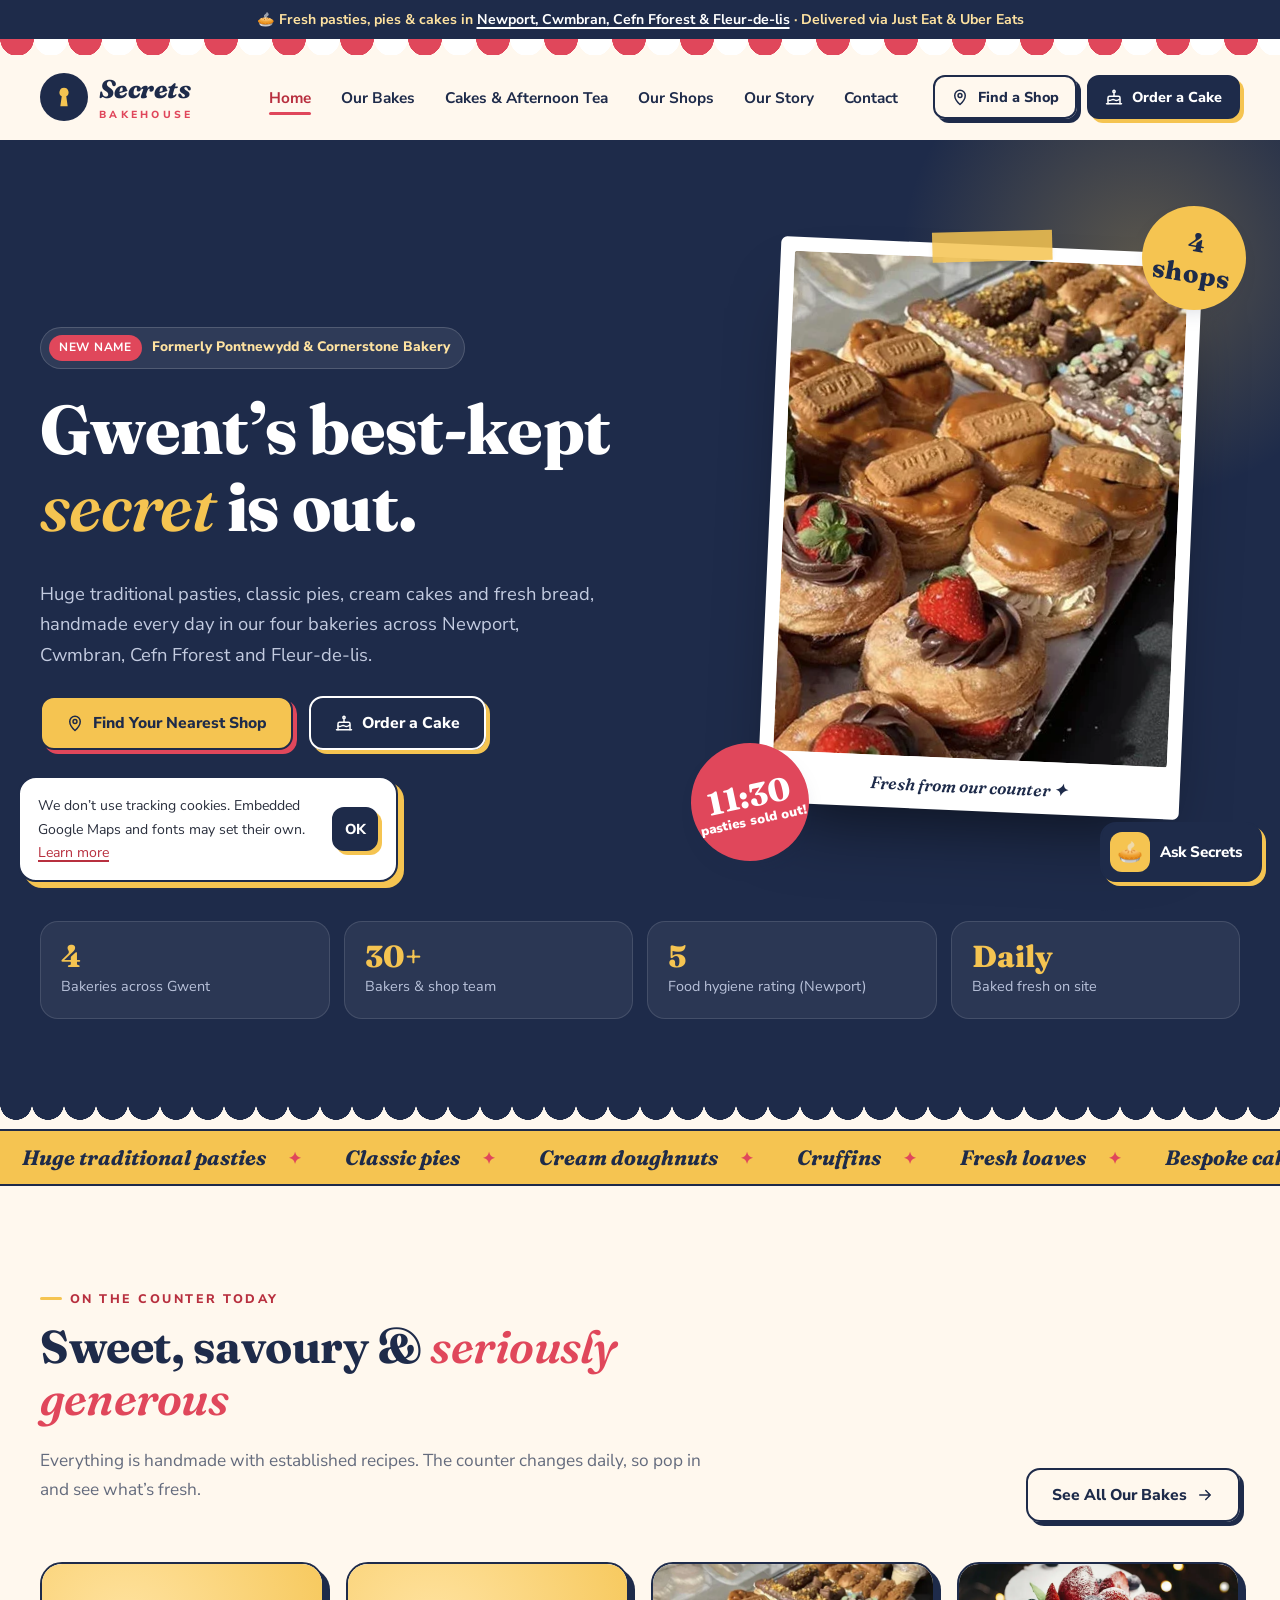
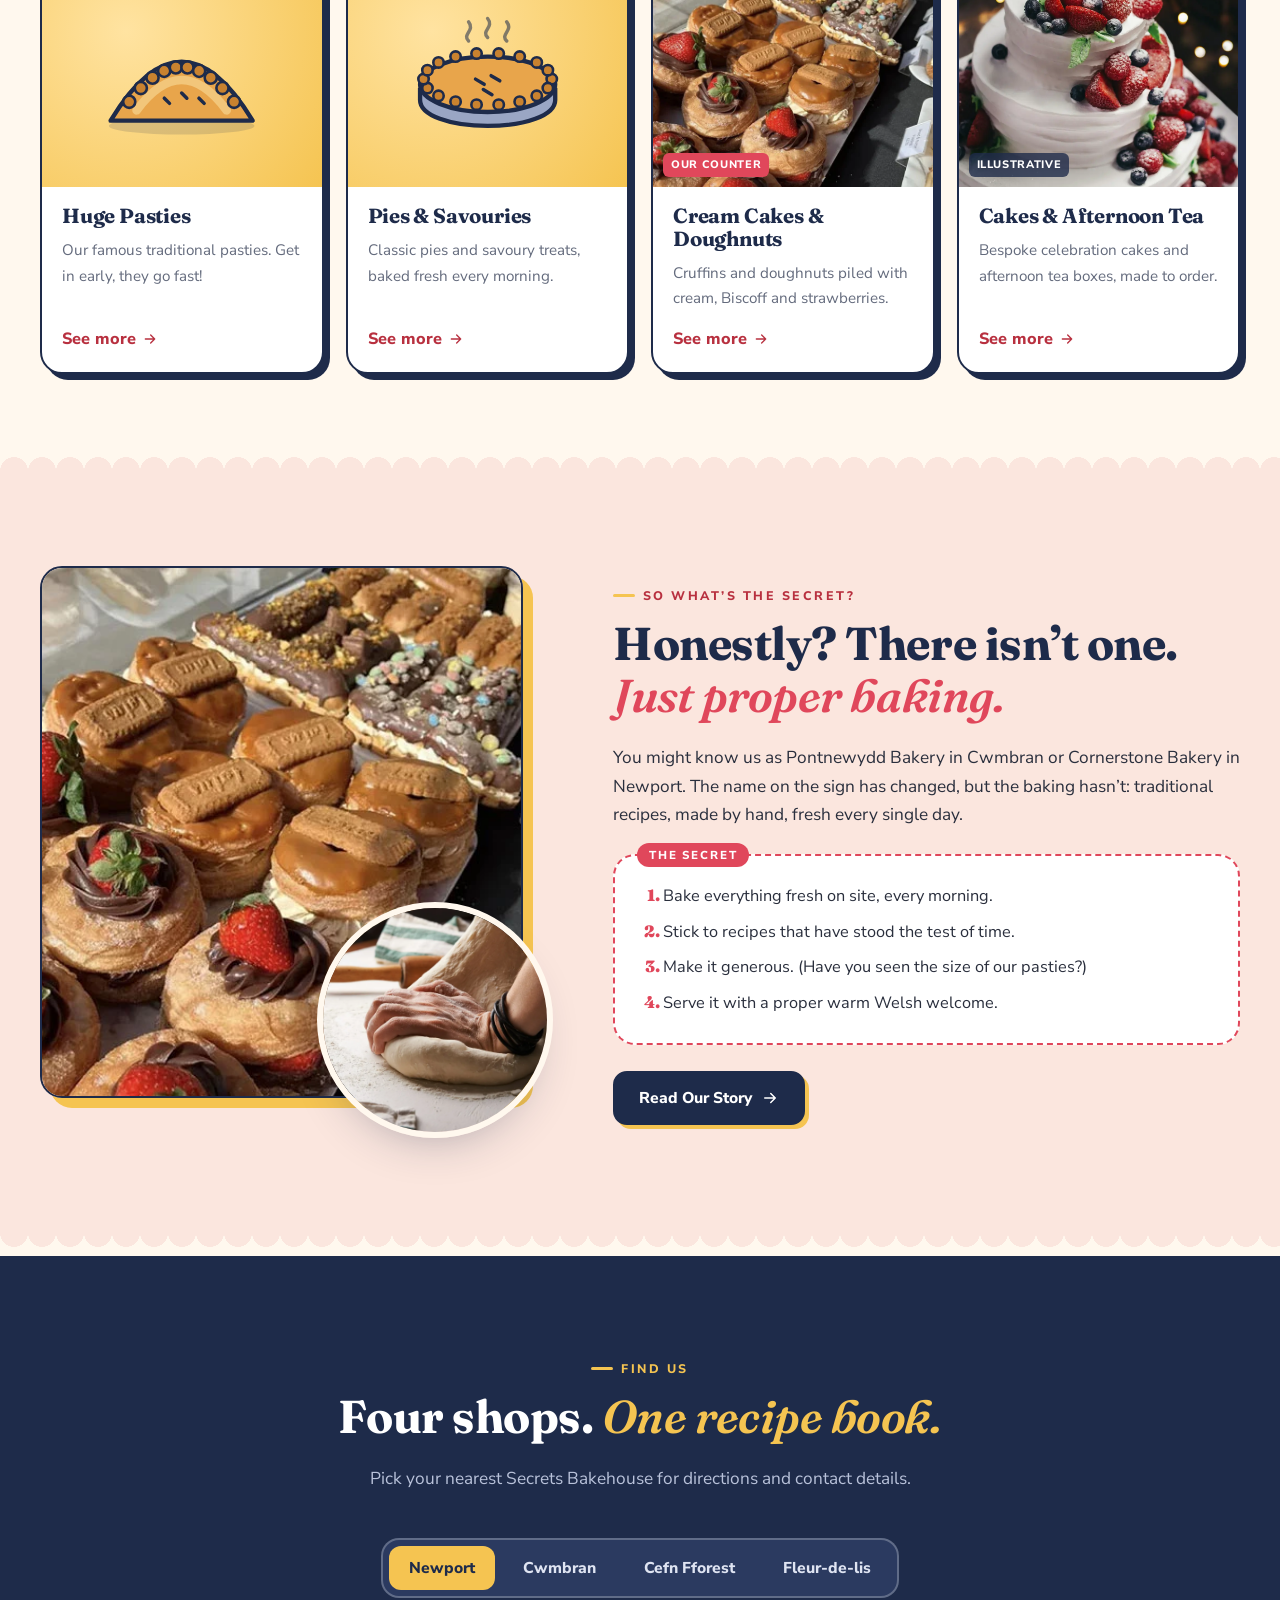
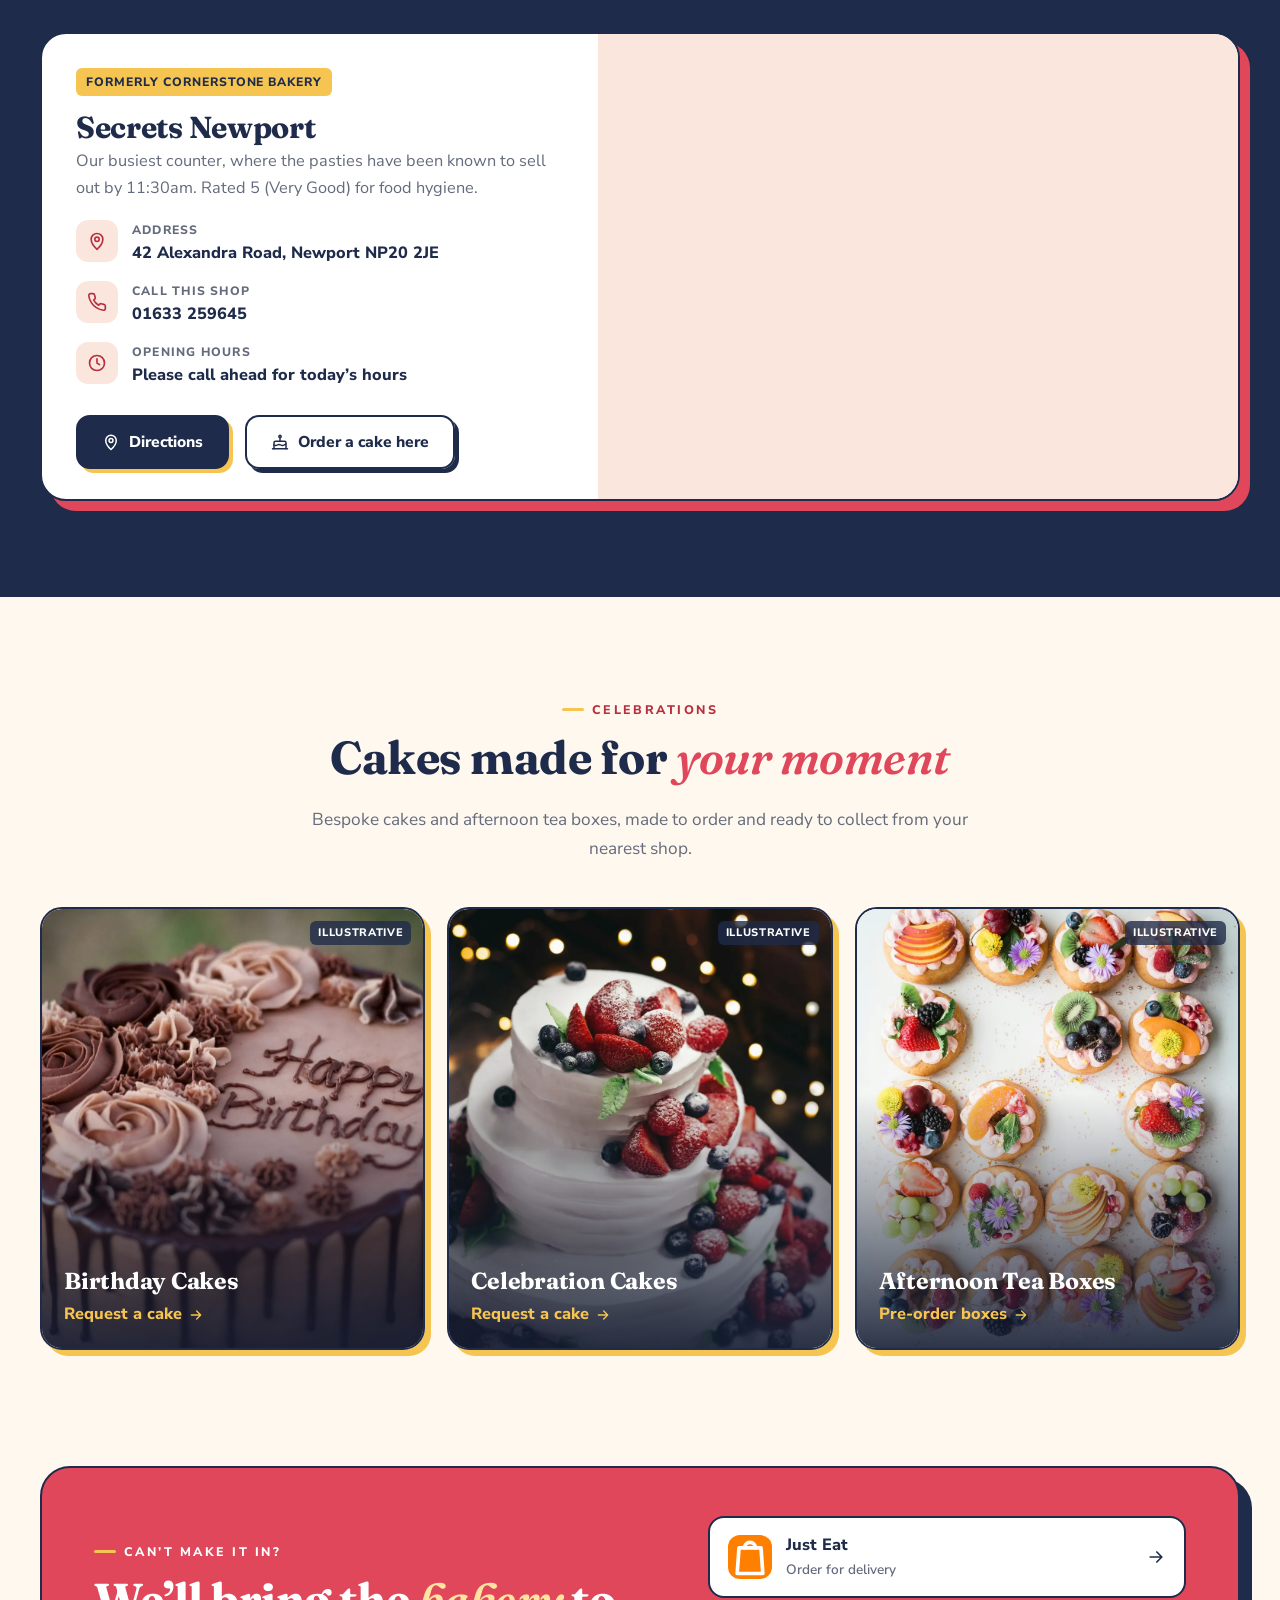
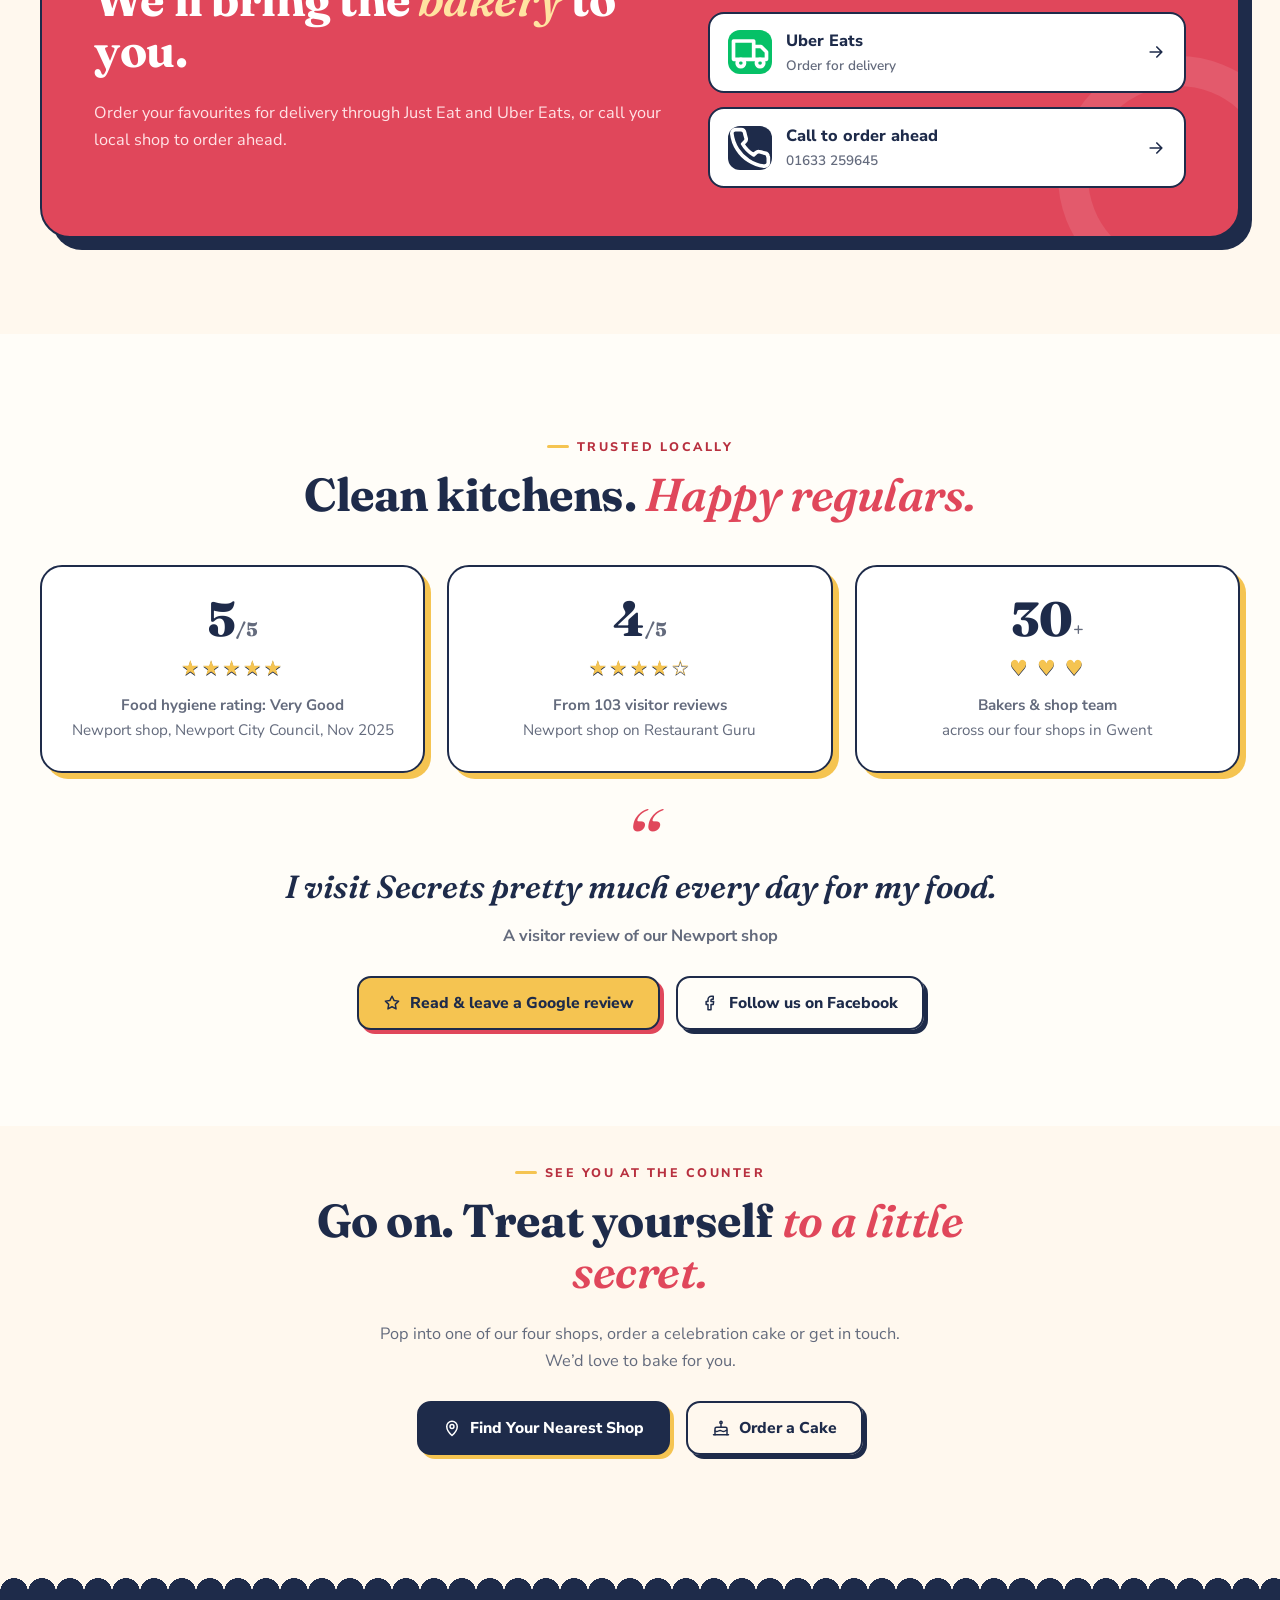
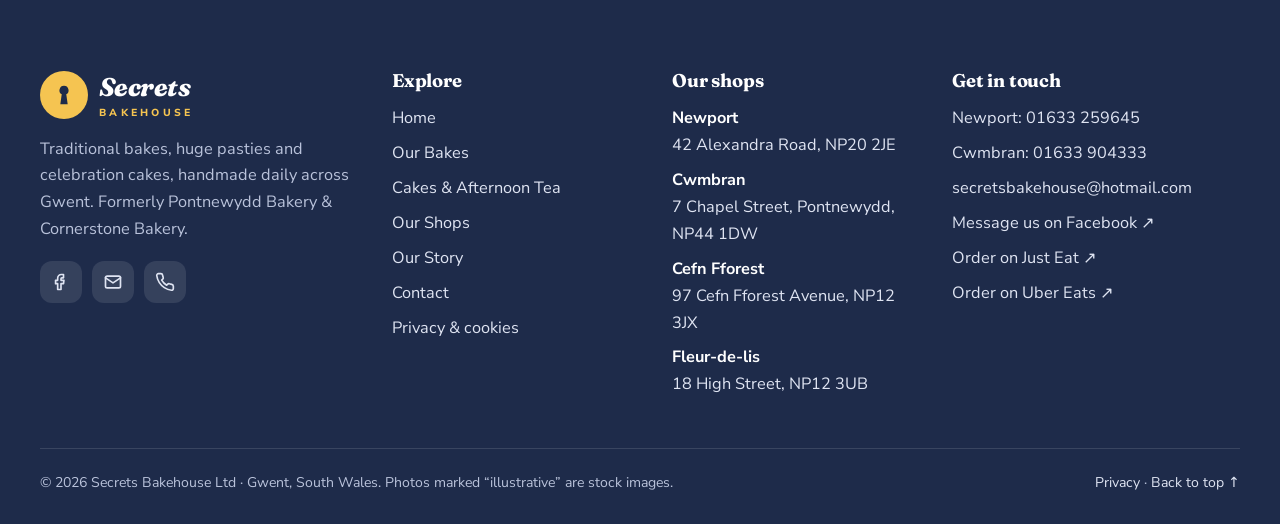
<file: secrets-bakehouse-WEBSITE/index.html>
<!doctype html>
<html lang="en-GB" class="no-js">
<head>
<meta charset="utf-8">
<meta name="viewport" content="width=device-width, initial-scale=1, viewport-fit=cover">
<title>Secrets Bakehouse | Bakery in Newport, Cwmbran, Cefn Fforest &amp; Fleur-de-lis</title>
<meta name="description" content="Secrets Bakehouse (formerly Pontnewydd &amp; Cornerstone Bakery): huge traditional pasties, pies, cream cakes, bread and bespoke cakes, baked fresh daily in 4 shops across Gwent.">
<link rel="canonical" href="https://www.secretsbakehouse.co.uk/">
<meta name="theme-color" content="#1e2b4a">
<meta property="og:type" content="website">
<meta property="og:site_name" content="Secrets Bakehouse">
<meta property="og:title" content="Secrets Bakehouse | Bakery in Newport, Cwmbran, Cefn Fforest &amp; Fleur-de-lis">
<meta property="og:description" content="Secrets Bakehouse (formerly Pontnewydd &amp; Cornerstone Bakery): huge traditional pasties, pies, cream cakes, bread and bespoke cakes, baked fresh daily in 4 shops across Gwent.">
<meta property="og:url" content="https://www.secretsbakehouse.co.uk/">
<meta property="og:image" content="https://www.secretsbakehouse.co.uk/og-image.jpg">
<meta property="og:locale" content="en_GB">
<meta name="twitter:card" content="summary_large_image">
<link rel="icon" href="favicon.png" type="image/png">
<link rel="apple-touch-icon" href="favicon.png">
<link rel="manifest" href="site.webmanifest">
<link rel="preconnect" href="https://fonts.googleapis.com">
<link rel="preconnect" href="https://fonts.gstatic.com" crossorigin>
<link href="https://fonts.googleapis.com/css2?family=Fraunces:ital,opsz,wght@0,9..144,600;0,9..144,700;0,9..144,800;1,9..144,600;1,9..144,800&family=Nunito+Sans:opsz,wght@6..12,400;6..12,600;6..12,700;6..12,800;6..12,900&display=swap" rel="stylesheet">
<link rel="stylesheet" href="styles.css">
<script type="application/ld+json">{"@context": "https://schema.org", "@type": "Bakery", "name": "Secrets Bakehouse", "url": "https://www.secretsbakehouse.co.uk", "telephone": "+441633259645", "email": "secretsbakehouse@hotmail.com", "image": "https://www.secretsbakehouse.co.uk/og-image.jpg", "servesCuisine": ["Bakery", "British", "Welsh"], "priceRange": "£", "alternateName": ["Pontnewydd Bakery", "Cornerstone Bakery"], "address": {"@type": "PostalAddress", "streetAddress": "42 Alexandra Road", "addressLocality": "Newport", "postalCode": "NP20 2JE", "addressRegion": "Gwent", "addressCountry": "GB"}, "areaServed": ["Newport", "Cwmbran", "Cefn Fforest", "Fleur-de-lis", "Blackwood", "Gwent"], "department": [{"@type": "Bakery", "name": "Secrets Bakehouse Cwmbran", "address": {"@type": "PostalAddress", "streetAddress": "7 Chapel Street, Pontnewydd", "addressLocality": "Cwmbran", "postalCode": "NP44 1DW", "addressCountry": "GB"}, "telephone": "+441633904333"}, {"@type": "Bakery", "name": "Secrets Bakehouse Cefn Fforest", "address": {"@type": "PostalAddress", "streetAddress": "97 Cefn Fforest Avenue", "addressLocality": "Cefn Fforest, Blackwood", "postalCode": "NP12 3JX", "addressCountry": "GB"}}, {"@type": "Bakery", "name": "Secrets Bakehouse Fleur-de-lis", "address": {"@type": "PostalAddress", "streetAddress": "18 High Street", "addressLocality": "Fleur-de-lis", "postalCode": "NP12 3UB", "addressCountry": "GB"}}], "sameAs": ["https://www.facebook.com/p/Secrets-Bakehouse-100084526566130/"]}</script>
<script defer src="site-config.js"></script>
<script defer src="main.js"></script>
<script defer src="chatbot.js"></script>
</head>
<body>
<a class="skip" href="#main">Skip to content</a>
<div class="announce">🥧 Fresh pasties, pies &amp; cakes in <a href="shops.html">Newport, Cwmbran, Cefn Fforest &amp; Fleur-de-lis</a> · Delivered via Just Eat &amp; Uber Eats</div>
<header class="hdr">
  <div class="awning" aria-hidden="true"></div>
  <div class="wrap hdr-in">
    <a class="logo" href="index.html" aria-label="Secrets Bakehouse home"><span class="mark"><svg viewBox="0 0 24 24" aria-hidden="true"><path fill="currentColor" d="M12 3.5a4.2 4.2 0 0 0-2.1 7.84L8.6 20.5h6.8l-1.3-9.16A4.2 4.2 0 0 0 12 3.5z"/></svg></span><span class="wm"><b>Secrets</b><small>Bakehouse</small></span></a>
    <nav class="nav" id="nav" aria-label="Main"><ul><li><a href="index.html" aria-current="page">Home</a></li><li><a href="menu.html">Our Bakes</a></li><li><a href="cakes.html">Cakes & Afternoon Tea</a></li><li><a href="shops.html">Our Shops</a></li><li><a href="about.html">Our Story</a></li><li><a href="contact.html">Contact</a></li>
      <li class="m-only"><a class="btn btn-block" href="cakes.html#cake-form"><svg viewBox="0 0 24 24" fill="none" stroke="currentColor" stroke-width="2" stroke-linecap="round" stroke-linejoin="round" aria-hidden="true"><path d="M4 21v-8a2 2 0 0 1 2-2h12a2 2 0 0 1 2 2v8"/><path d="M4 16c1.5 1 3 1 4.5 0s3-1 4.5 0 3 1 4.5 0 2-1 2-1M2 21h20M12 7v4M12 3a1.5 1.5 0 0 1 0 3 1.5 1.5 0 0 1 0-3z"/></svg> Order a Cake</a></li>
      <li class="m-only"><a href="tel:+441633259645"><svg viewBox="0 0 24 24" fill="none" stroke="currentColor" stroke-width="2" stroke-linecap="round" stroke-linejoin="round" aria-hidden="true"><path d="M22 16.9v3a2 2 0 0 1-2.2 2 19.8 19.8 0 0 1-8.6-3.1 19.5 19.5 0 0 1-6-6A19.8 19.8 0 0 1 2.1 4.2 2 2 0 0 1 4.1 2h3a2 2 0 0 1 2 1.7c.1.9.4 1.8.7 2.7a2 2 0 0 1-.5 2.1L8 9.8a16 16 0 0 0 6 6l1.3-1.3a2 2 0 0 1 2.1-.4c.9.3 1.8.6 2.7.7a2 2 0 0 1 1.7 2z"/></svg> 01633 259645</a></li></ul></nav>
    <div class="hdr-cta">
      <a class="btn btn-line btn-sm" href="shops.html"><svg viewBox="0 0 24 24" fill="none" stroke="currentColor" stroke-width="2" stroke-linecap="round" stroke-linejoin="round" aria-hidden="true"><path d="M12 22s7-6.2 7-12a7 7 0 0 0-14 0c0 5.8 7 12 7 12z"/><circle cx="12" cy="10" r="2.6"/></svg> Find a Shop</a>
      <a class="btn btn-sm" href="cakes.html#cake-form"><svg viewBox="0 0 24 24" fill="none" stroke="currentColor" stroke-width="2" stroke-linecap="round" stroke-linejoin="round" aria-hidden="true"><path d="M4 21v-8a2 2 0 0 1 2-2h12a2 2 0 0 1 2 2v8"/><path d="M4 16c1.5 1 3 1 4.5 0s3-1 4.5 0 3 1 4.5 0 2-1 2-1M2 21h20M12 7v4M12 3a1.5 1.5 0 0 1 0 3 1.5 1.5 0 0 1 0-3z"/></svg> Order a Cake</a>
      <button class="burger" aria-label="Open menu" aria-expanded="false" aria-controls="nav"><span></span><span></span><span></span></button>
    </div>
  </div>
</header>
<main id="main">

<section class="hero">
  <div class="blob" aria-hidden="true"></div>
  <div class="wrap">
    <div class="hero-in">
      <div class="load">
        <span class="tagline"><b>NEW NAME</b> Formerly Pontnewydd &amp; Cornerstone Bakery</span>
        <h1>Gwent’s best-kept <em>secret</em> is out.</h1>
        <p class="lead">Huge traditional pasties, classic pies, cream cakes and fresh bread, handmade every day in our four bakeries across Newport, Cwmbran, Cefn Fforest and Fleur-de-lis.</p>
        <div class="btn-row"><a class="btn btn-butter" href="shops.html"><svg viewBox="0 0 24 24" fill="none" stroke="currentColor" stroke-width="2" stroke-linecap="round" stroke-linejoin="round" aria-hidden="true"><path d="M12 22s7-6.2 7-12a7 7 0 0 0-14 0c0 5.8 7 12 7 12z"/><circle cx="12" cy="10" r="2.6"/></svg> Find Your Nearest Shop</a><a class="btn btn-ghost" href="cakes.html#cake-form"><svg viewBox="0 0 24 24" fill="none" stroke="currentColor" stroke-width="2" stroke-linecap="round" stroke-linejoin="round" aria-hidden="true"><path d="M4 21v-8a2 2 0 0 1 2-2h12a2 2 0 0 1 2 2v8"/><path d="M4 16c1.5 1 3 1 4.5 0s3-1 4.5 0 3 1 4.5 0 2-1 2-1M2 21h20M12 7v4M12 3a1.5 1.5 0 0 1 0 3 1.5 1.5 0 0 1 0-3z"/></svg> Order a Cake</a></div>
      </div>
      <div class="hero-photo load">
        <figure class="polaroid"><img src="secrets-counter.webp" alt="Cream-filled cruffins topped with Biscoff and strawberries on the Secrets Bakehouse counter" width="600" height="500" fetchpriority="high"><figcaption>Fresh from our counter ✦</figcaption></figure>
        <div class="sticker s1"><span><b>11:30</b>pasties sold out!</span></div>
        <div class="sticker s2"><span><span>4</span>shops</span></div>
      </div>
    </div>
    <div class="facts rv">
      <div class="fact"><b>4</b><span>Bakeries across Gwent</span></div>
      <div class="fact"><b>30+</b><span>Bakers &amp; shop team</span></div>
      <div class="fact"><b>5</b><span>Food hygiene rating (Newport)</span></div>
      <div class="fact"><b>Daily</b><span>Baked fresh on site</span></div>
    </div>
  </div>
</section>
<div class="marquee" aria-hidden="true"><div class="track"><span>Huge traditional pasties</span><span>Classic pies</span><span>Cream doughnuts</span><span>Cruffins</span><span>Fresh loaves</span><span>Bespoke cakes</span><span>Afternoon tea boxes</span><span>Sweet &amp; savoury treats</span><span>Huge traditional pasties</span><span>Classic pies</span><span>Cream doughnuts</span><span>Cruffins</span><span>Fresh loaves</span><span>Bespoke cakes</span><span>Afternoon tea boxes</span><span>Sweet &amp; savoury treats</span></div></div>

<section class="sec">
  <div class="wrap">
    <div class="head-row rv"><div class="head"><span class="eyebrow">On the counter today</span><h2>Sweet, savoury &amp; <em>seriously generous</em></h2><p>Everything is handmade with established recipes. The counter changes daily, so pop in and see what’s fresh.</p></div><a class="btn btn-line" href="menu.html">See All Our Bakes <svg class="arr" viewBox="0 0 24 24" fill="none" stroke="currentColor" stroke-width="2" stroke-linecap="round" stroke-linejoin="round" aria-hidden="true"><path d="M5 12h14M13 6l6 6-6 6"/></svg></a></div>
    <div class="counter"><a class="ccard rv d1" href="menu.html?cat=savoury"><div class="ph"><div class="illo"><svg viewBox="0 0 200 140" role="img" aria-label="Illustration of a traditional pasty"><ellipse cx="100" cy="128" rx="84" ry="10" fill="#1e2b4a" opacity=".15"/><path d="M18 122 Q100 -14 182 122 Z" fill="#e8a54b" stroke="#1e2b4a" stroke-width="5" stroke-linejoin="round"/><path d="M48 110 Q100 40 152 110" fill="none" stroke="#f6cf86" stroke-width="10" stroke-linecap="round" opacity=".8"/><circle cx="39.5" cy="100.2" r="7" fill="#c9822f" stroke="#1e2b4a" stroke-width="3"/><circle cx="52.9" cy="84.3" r="7" fill="#c9822f" stroke="#1e2b4a" stroke-width="3"/><circle cx="66.4" cy="72.4" r="7" fill="#c9822f" stroke="#1e2b4a" stroke-width="3"/><circle cx="79.8" cy="64.5" r="7" fill="#c9822f" stroke="#1e2b4a" stroke-width="3"/><circle cx="93.3" cy="60.5" r="7" fill="#c9822f" stroke="#1e2b4a" stroke-width="3"/><circle cx="106.7" cy="60.5" r="7" fill="#c9822f" stroke="#1e2b4a" stroke-width="3"/><circle cx="120.2" cy="64.5" r="7" fill="#c9822f" stroke="#1e2b4a" stroke-width="3"/><circle cx="133.6" cy="72.4" r="7" fill="#c9822f" stroke="#1e2b4a" stroke-width="3"/><circle cx="147.1" cy="84.3" r="7" fill="#c9822f" stroke="#1e2b4a" stroke-width="3"/><circle cx="160.5" cy="100.2" r="7" fill="#c9822f" stroke="#1e2b4a" stroke-width="3"/><path d="M80 96l6 6M100 90l6 6M120 96l6 6" stroke="#1e2b4a" stroke-width="4" stroke-linecap="round"/></svg></div></div><div class="bd"><h3>Huge Pasties</h3><p>Our famous traditional pasties. Get in early, they go fast!</p><span class="go">See more <svg viewBox="0 0 24 24" fill="none" stroke="currentColor" stroke-width="2" stroke-linecap="round" stroke-linejoin="round" aria-hidden="true"><path d="M5 12h14M13 6l6 6-6 6"/></svg></span></div></a><a class="ccard rv d2" href="menu.html?cat=savoury"><div class="ph"><div class="illo"><svg viewBox="0 0 200 140" role="img" aria-label="Illustration of a classic pie"><g class="steam" fill="none" stroke="#1e2b4a" stroke-width="4" stroke-linecap="round" opacity=".55"><path d="M78 30c-8-8 8-12 0-22"/><path d="M100 26c-8-8 8-12 0-22"/><path d="M122 30c-8-8 8-12 0-22"/></g><path d="M22 84v14c0 18 35 30 78 30s78-12 78-30V84" fill="#9aa6c4" stroke="#1e2b4a" stroke-width="5"/><ellipse cx="100" cy="80" rx="78" ry="32" fill="#e8a54b" stroke="#1e2b4a" stroke-width="5"/><circle cx="174.0" cy="74.0" r="6" fill="#c9822f" stroke="#1e2b4a" stroke-width="3"/><circle cx="169.5" cy="84.3" r="6" fill="#c9822f" stroke="#1e2b4a" stroke-width="3"/><circle cx="156.7" cy="93.3" r="6" fill="#c9822f" stroke="#1e2b4a" stroke-width="3"/><circle cx="137.0" cy="100.0" r="6" fill="#c9822f" stroke="#1e2b4a" stroke-width="3"/><circle cx="112.8" cy="103.5" r="6" fill="#c9822f" stroke="#1e2b4a" stroke-width="3"/><circle cx="87.2" cy="103.5" r="6" fill="#c9822f" stroke="#1e2b4a" stroke-width="3"/><circle cx="63.0" cy="100.0" r="6" fill="#c9822f" stroke="#1e2b4a" stroke-width="3"/><circle cx="43.3" cy="93.3" r="6" fill="#c9822f" stroke="#1e2b4a" stroke-width="3"/><circle cx="30.5" cy="84.3" r="6" fill="#c9822f" stroke="#1e2b4a" stroke-width="3"/><circle cx="26.0" cy="74.0" r="6" fill="#c9822f" stroke="#1e2b4a" stroke-width="3"/><circle cx="30.5" cy="63.7" r="6" fill="#c9822f" stroke="#1e2b4a" stroke-width="3"/><circle cx="43.3" cy="54.7" r="6" fill="#c9822f" stroke="#1e2b4a" stroke-width="3"/><circle cx="63.0" cy="48.0" r="6" fill="#c9822f" stroke="#1e2b4a" stroke-width="3"/><circle cx="87.2" cy="44.5" r="6" fill="#c9822f" stroke="#1e2b4a" stroke-width="3"/><circle cx="112.8" cy="44.5" r="6" fill="#c9822f" stroke="#1e2b4a" stroke-width="3"/><circle cx="137.0" cy="48.0" r="6" fill="#c9822f" stroke="#1e2b4a" stroke-width="3"/><circle cx="156.7" cy="54.7" r="6" fill="#c9822f" stroke="#1e2b4a" stroke-width="3"/><circle cx="169.5" cy="63.7" r="6" fill="#c9822f" stroke="#1e2b4a" stroke-width="3"/><path d="M86 74l10 6M104 70l10 6M95 86l10 6" stroke="#1e2b4a" stroke-width="4" stroke-linecap="round"/></svg></div></div><div class="bd"><h3>Pies &amp; Savouries</h3><p>Classic pies and savoury treats, baked fresh every morning.</p><span class="go">See more <svg viewBox="0 0 24 24" fill="none" stroke="currentColor" stroke-width="2" stroke-linecap="round" stroke-linejoin="round" aria-hidden="true"><path d="M5 12h14M13 6l6 6-6 6"/></svg></span></div></a><a class="ccard rv d3" href="menu.html?cat=sweet"><div class="ph"><img src="secrets-counter.webp" alt="Cream Cakes &amp; Doughnuts" loading="lazy"><span class="lbl real">Our counter</span></div><div class="bd"><h3>Cream Cakes &amp; Doughnuts</h3><p>Cruffins and doughnuts piled with cream, Biscoff and strawberries.</p><span class="go">See more <svg viewBox="0 0 24 24" fill="none" stroke="currentColor" stroke-width="2" stroke-linecap="round" stroke-linejoin="round" aria-hidden="true"><path d="M5 12h14M13 6l6 6-6 6"/></svg></span></div></a><a class="ccard rv d4" href="cakes.html"><div class="ph"><img src="celebration-cake.webp" alt="Cakes &amp; Afternoon Tea" loading="lazy"><span class="lbl">Illustrative</span></div><div class="bd"><h3>Cakes &amp; Afternoon Tea</h3><p>Bespoke celebration cakes and afternoon tea boxes, made to order.</p><span class="go">See more <svg viewBox="0 0 24 24" fill="none" stroke="currentColor" stroke-width="2" stroke-linecap="round" stroke-linejoin="round" aria-hidden="true"><path d="M5 12h14M13 6l6 6-6 6"/></svg></span></div></a></div>
  </div>
</section>

<section class="sec sec-blush wave-top wave-bot">
  <div class="wrap feature">
    <div class="stack rv">
      <div class="a"><img src="secrets-counter.webp" alt="Doughnuts and éclairs on the Secrets Bakehouse counter" loading="lazy"></div>
      <div class="b"><img src="dough-kneading.webp" alt="" loading="lazy"></div>
    </div>
    <div class="rv d1">
      <span class="eyebrow">So what’s the secret?</span>
      <h2>Honestly? There isn’t one. <em>Just proper baking.</em></h2>
      <p style="font-size:1.08rem">You might know us as Pontnewydd Bakery in Cwmbran or Cornerstone Bakery in Newport. The name on the sign has changed, but the baking hasn’t: traditional recipes, made by hand, fresh every single day.</p>
      <div class="recipe"><ol>
        <li>Bake everything fresh on site, every morning.</li>
        <li>Stick to recipes that have stood the test of time.</li>
        <li>Make it generous. (Have you seen the size of our pasties?)</li>
        <li>Serve it with a proper warm Welsh welcome.</li>
      </ol></div>
      <div class="btn-row"><a class="btn" href="about.html">Read Our Story <svg class="arr" viewBox="0 0 24 24" fill="none" stroke="currentColor" stroke-width="2" stroke-linecap="round" stroke-linejoin="round" aria-hidden="true"><path d="M5 12h14M13 6l6 6-6 6"/></svg></a></div>
    </div>
  </div>
</section>

<section class="sec sec-ink" style="margin-top:22px">
  <div class="wrap">
    <div class="head center rv"><span class="eyebrow">Find us</span><h2>Four shops. <em>One recipe book.</em></h2><p>Pick your nearest Secrets Bakehouse for directions and contact details.</p></div>
    <div class="rv"><div class="tabs" role="tablist" aria-label="Choose a shop"><span class="ind" aria-hidden="true"></span><button role="tab" id="tab-newport" data-id="newport" aria-controls="p-newport" aria-selected="true">Newport</button><button role="tab" id="tab-cwmbran" data-id="cwmbran" aria-controls="p-cwmbran" aria-selected="false" tabindex=-1>Cwmbran</button><button role="tab" id="tab-cefn-fforest" data-id="cefn-fforest" aria-controls="p-cefn-fforest" aria-selected="false" tabindex=-1>Cefn Fforest</button><button role="tab" id="tab-fleur-de-lis" data-id="fleur-de-lis" aria-controls="p-fleur-de-lis" aria-selected="false" tabindex=-1>Fleur-de-lis</button></div><div class="panel" role="tabpanel" id="p-newport" aria-labelledby="tab-newport">
      <div class="info"><span class="tagx">Formerly Cornerstone Bakery</span><h3>Secrets Newport</h3><p style="color:var(--muted)">Our busiest counter, where the pasties have been known to sell out by 11:30am. Rated 5 (Very Good) for food hygiene.</p>
        <ul class="vlist">
          <li><i><svg viewBox="0 0 24 24" fill="none" stroke="currentColor" stroke-width="2" stroke-linecap="round" stroke-linejoin="round" aria-hidden="true"><path d="M12 22s7-6.2 7-12a7 7 0 0 0-14 0c0 5.8 7 12 7 12z"/><circle cx="12" cy="10" r="2.6"/></svg></i><div><small>Address</small><a href="https://www.google.com/maps/search/?api=1&query=Secrets%20Bakehouse%2042%20Alexandra%20Road%2C%20Newport%20NP20%202JE" target="_blank" rel="noopener">42 Alexandra Road, Newport NP20 2JE</a></div></li>
          <li><i><svg viewBox="0 0 24 24" fill="none" stroke="currentColor" stroke-width="2" stroke-linecap="round" stroke-linejoin="round" aria-hidden="true"><path d="M22 16.9v3a2 2 0 0 1-2.2 2 19.8 19.8 0 0 1-8.6-3.1 19.5 19.5 0 0 1-6-6A19.8 19.8 0 0 1 2.1 4.2 2 2 0 0 1 4.1 2h3a2 2 0 0 1 2 1.7c.1.9.4 1.8.7 2.7a2 2 0 0 1-.5 2.1L8 9.8a16 16 0 0 0 6 6l1.3-1.3a2 2 0 0 1 2.1-.4c.9.3 1.8.6 2.7.7a2 2 0 0 1 1.7 2z"/></svg></i><div><small>Call this shop</small><a href="tel:+441633259645">01633 259645</a></div></li>
          <li><i><svg viewBox="0 0 24 24" fill="none" stroke="currentColor" stroke-width="2" stroke-linecap="round" stroke-linejoin="round" aria-hidden="true"><circle cx="12" cy="12" r="9"/><path d="M12 7v5l3 2"/></svg></i><div><small>Opening hours</small><strong>Please call ahead for today’s hours</strong></div></li>
        </ul>
        <div class="btn-row"><a class="btn" href="https://www.google.com/maps/search/?api=1&query=Secrets%20Bakehouse%2042%20Alexandra%20Road%2C%20Newport%20NP20%202JE" target="_blank" rel="noopener"><svg viewBox="0 0 24 24" fill="none" stroke="currentColor" stroke-width="2" stroke-linecap="round" stroke-linejoin="round" aria-hidden="true"><path d="M12 22s7-6.2 7-12a7 7 0 0 0-14 0c0 5.8 7 12 7 12z"/><circle cx="12" cy="10" r="2.6"/></svg> Directions</a><a class="btn btn-line" href="cakes.html?shop=newport#cake-form"><svg viewBox="0 0 24 24" fill="none" stroke="currentColor" stroke-width="2" stroke-linecap="round" stroke-linejoin="round" aria-hidden="true"><path d="M4 21v-8a2 2 0 0 1 2-2h12a2 2 0 0 1 2 2v8"/><path d="M4 16c1.5 1 3 1 4.5 0s3-1 4.5 0 3 1 4.5 0 2-1 2-1M2 21h20M12 7v4M12 3a1.5 1.5 0 0 1 0 3 1.5 1.5 0 0 1 0-3z"/></svg> Order a cake here</a></div>
      </div>
      <div class="map"><iframe title="Map of Secrets Bakehouse Newport, 42 Alexandra Road, Newport NP20 2JE" src="https://maps.google.com/maps?q=42%20Alexandra%20Road%2C%20Newport%20NP20%202JE&amp;z=16&amp;output=embed" loading="lazy" referrerpolicy="no-referrer-when-downgrade" allowfullscreen></iframe></div>
    </div><div class="panel" role="tabpanel" id="p-cwmbran" aria-labelledby="tab-cwmbran" hidden>
      <div class="info"><span class="tagx">Formerly Pontnewydd Bakery</span><h3>Secrets Cwmbran</h3><p style="color:var(--muted)">The original. A much-loved bakery in Pontnewydd, baking sweet and savoury favourites fresh on site every day.</p>
        <ul class="vlist">
          <li><i><svg viewBox="0 0 24 24" fill="none" stroke="currentColor" stroke-width="2" stroke-linecap="round" stroke-linejoin="round" aria-hidden="true"><path d="M12 22s7-6.2 7-12a7 7 0 0 0-14 0c0 5.8 7 12 7 12z"/><circle cx="12" cy="10" r="2.6"/></svg></i><div><small>Address</small><a href="https://www.google.com/maps/search/?api=1&query=Secrets%20Bakehouse%207%20Chapel%20Street%2C%20Pontnewydd%2C%20Cwmbran%20NP44%201DW" target="_blank" rel="noopener">7 Chapel Street, Pontnewydd, Cwmbran NP44 1DW</a></div></li>
          <li><i><svg viewBox="0 0 24 24" fill="none" stroke="currentColor" stroke-width="2" stroke-linecap="round" stroke-linejoin="round" aria-hidden="true"><path d="M22 16.9v3a2 2 0 0 1-2.2 2 19.8 19.8 0 0 1-8.6-3.1 19.5 19.5 0 0 1-6-6A19.8 19.8 0 0 1 2.1 4.2 2 2 0 0 1 4.1 2h3a2 2 0 0 1 2 1.7c.1.9.4 1.8.7 2.7a2 2 0 0 1-.5 2.1L8 9.8a16 16 0 0 0 6 6l1.3-1.3a2 2 0 0 1 2.1-.4c.9.3 1.8.6 2.7.7a2 2 0 0 1 1.7 2z"/></svg></i><div><small>Call this shop</small><a href="tel:+441633904333">01633 904333</a></div></li>
          <li><i><svg viewBox="0 0 24 24" fill="none" stroke="currentColor" stroke-width="2" stroke-linecap="round" stroke-linejoin="round" aria-hidden="true"><circle cx="12" cy="12" r="9"/><path d="M12 7v5l3 2"/></svg></i><div><small>Opening hours</small><strong>Please call ahead for today’s hours</strong></div></li>
        </ul>
        <div class="btn-row"><a class="btn" href="https://www.google.com/maps/search/?api=1&query=Secrets%20Bakehouse%207%20Chapel%20Street%2C%20Pontnewydd%2C%20Cwmbran%20NP44%201DW" target="_blank" rel="noopener"><svg viewBox="0 0 24 24" fill="none" stroke="currentColor" stroke-width="2" stroke-linecap="round" stroke-linejoin="round" aria-hidden="true"><path d="M12 22s7-6.2 7-12a7 7 0 0 0-14 0c0 5.8 7 12 7 12z"/><circle cx="12" cy="10" r="2.6"/></svg> Directions</a><a class="btn btn-line" href="cakes.html?shop=cwmbran#cake-form"><svg viewBox="0 0 24 24" fill="none" stroke="currentColor" stroke-width="2" stroke-linecap="round" stroke-linejoin="round" aria-hidden="true"><path d="M4 21v-8a2 2 0 0 1 2-2h12a2 2 0 0 1 2 2v8"/><path d="M4 16c1.5 1 3 1 4.5 0s3-1 4.5 0 3 1 4.5 0 2-1 2-1M2 21h20M12 7v4M12 3a1.5 1.5 0 0 1 0 3 1.5 1.5 0 0 1 0-3z"/></svg> Order a cake here</a></div>
      </div>
      <div class="map"><iframe title="Map of Secrets Bakehouse Cwmbran, 7 Chapel Street, Pontnewydd, Cwmbran NP44 1DW" src="https://maps.google.com/maps?q=7%20Chapel%20Street%2C%20Pontnewydd%2C%20Cwmbran%20NP44%201DW&amp;z=16&amp;output=embed" loading="lazy" referrerpolicy="no-referrer-when-downgrade" allowfullscreen></iframe></div>
    </div><div class="panel" role="tabpanel" id="p-cefn-fforest" aria-labelledby="tab-cefn-fforest" hidden>
      <div class="info"><span class="tagx">Neighbourhood bakery</span><h3>Secrets Cefn Fforest</h3><p style="color:var(--muted)">Fresh pasties, pies, cakes and bread for Cefn Fforest and Blackwood.</p>
        <ul class="vlist">
          <li><i><svg viewBox="0 0 24 24" fill="none" stroke="currentColor" stroke-width="2" stroke-linecap="round" stroke-linejoin="round" aria-hidden="true"><path d="M12 22s7-6.2 7-12a7 7 0 0 0-14 0c0 5.8 7 12 7 12z"/><circle cx="12" cy="10" r="2.6"/></svg></i><div><small>Address</small><a href="https://www.google.com/maps/search/?api=1&query=Secrets%20Bakehouse%2097%20Cefn%20Fforest%20Avenue%2C%20Cefn%20Fforest%2C%20Blackwood%20NP12%203JX" target="_blank" rel="noopener">97 Cefn Fforest Avenue, Cefn Fforest, Blackwood NP12 3JX</a></div></li>
          <li><i><svg viewBox="0 0 24 24" fill="none" stroke="currentColor" stroke-width="2" stroke-linecap="round" stroke-linejoin="round" aria-hidden="true"><path d="M22 16.9v3a2 2 0 0 1-2.2 2 19.8 19.8 0 0 1-8.6-3.1 19.5 19.5 0 0 1-6-6A19.8 19.8 0 0 1 2.1 4.2 2 2 0 0 1 4.1 2h3a2 2 0 0 1 2 1.7c.1.9.4 1.8.7 2.7a2 2 0 0 1-.5 2.1L8 9.8a16 16 0 0 0 6 6l1.3-1.3a2 2 0 0 1 2.1-.4c.9.3 1.8.6 2.7.7a2 2 0 0 1 1.7 2z"/></svg></i><div><small>Call us</small><a href="tel:+441633259645">01633 259645</a> <span style="color:var(--muted);font-size:.85rem">(Newport)</span></div></li>
          <li><i><svg viewBox="0 0 24 24" fill="none" stroke="currentColor" stroke-width="2" stroke-linecap="round" stroke-linejoin="round" aria-hidden="true"><circle cx="12" cy="12" r="9"/><path d="M12 7v5l3 2"/></svg></i><div><small>Opening hours</small><strong>Please call ahead for today’s hours</strong></div></li>
        </ul>
        <div class="btn-row"><a class="btn" href="https://www.google.com/maps/search/?api=1&query=Secrets%20Bakehouse%2097%20Cefn%20Fforest%20Avenue%2C%20Cefn%20Fforest%2C%20Blackwood%20NP12%203JX" target="_blank" rel="noopener"><svg viewBox="0 0 24 24" fill="none" stroke="currentColor" stroke-width="2" stroke-linecap="round" stroke-linejoin="round" aria-hidden="true"><path d="M12 22s7-6.2 7-12a7 7 0 0 0-14 0c0 5.8 7 12 7 12z"/><circle cx="12" cy="10" r="2.6"/></svg> Directions</a><a class="btn btn-line" href="cakes.html?shop=cefn-fforest#cake-form"><svg viewBox="0 0 24 24" fill="none" stroke="currentColor" stroke-width="2" stroke-linecap="round" stroke-linejoin="round" aria-hidden="true"><path d="M4 21v-8a2 2 0 0 1 2-2h12a2 2 0 0 1 2 2v8"/><path d="M4 16c1.5 1 3 1 4.5 0s3-1 4.5 0 3 1 4.5 0 2-1 2-1M2 21h20M12 7v4M12 3a1.5 1.5 0 0 1 0 3 1.5 1.5 0 0 1 0-3z"/></svg> Order a cake here</a></div>
      </div>
      <div class="map"><iframe title="Map of Secrets Bakehouse Cefn Fforest, 97 Cefn Fforest Avenue, Cefn Fforest, Blackwood NP12 3JX" src="https://maps.google.com/maps?q=97%20Cefn%20Fforest%20Avenue%2C%20Cefn%20Fforest%2C%20Blackwood%20NP12%203JX&amp;z=16&amp;output=embed" loading="lazy" referrerpolicy="no-referrer-when-downgrade" allowfullscreen></iframe></div>
    </div><div class="panel" role="tabpanel" id="p-fleur-de-lis" aria-labelledby="tab-fleur-de-lis" hidden>
      <div class="info"><span class="tagx">Neighbourhood bakery</span><h3>Secrets Fleur-de-lis</h3><p style="color:var(--muted)">Your High Street bakery for traditional bakes, sweet treats and celebration cakes.</p>
        <ul class="vlist">
          <li><i><svg viewBox="0 0 24 24" fill="none" stroke="currentColor" stroke-width="2" stroke-linecap="round" stroke-linejoin="round" aria-hidden="true"><path d="M12 22s7-6.2 7-12a7 7 0 0 0-14 0c0 5.8 7 12 7 12z"/><circle cx="12" cy="10" r="2.6"/></svg></i><div><small>Address</small><a href="https://www.google.com/maps/search/?api=1&query=Secrets%20Bakehouse%2018%20High%20Street%2C%20Fleur-de-lis%20NP12%203UB" target="_blank" rel="noopener">18 High Street, Fleur-de-lis NP12 3UB</a></div></li>
          <li><i><svg viewBox="0 0 24 24" fill="none" stroke="currentColor" stroke-width="2" stroke-linecap="round" stroke-linejoin="round" aria-hidden="true"><path d="M22 16.9v3a2 2 0 0 1-2.2 2 19.8 19.8 0 0 1-8.6-3.1 19.5 19.5 0 0 1-6-6A19.8 19.8 0 0 1 2.1 4.2 2 2 0 0 1 4.1 2h3a2 2 0 0 1 2 1.7c.1.9.4 1.8.7 2.7a2 2 0 0 1-.5 2.1L8 9.8a16 16 0 0 0 6 6l1.3-1.3a2 2 0 0 1 2.1-.4c.9.3 1.8.6 2.7.7a2 2 0 0 1 1.7 2z"/></svg></i><div><small>Call us</small><a href="tel:+441633259645">01633 259645</a> <span style="color:var(--muted);font-size:.85rem">(Newport)</span></div></li>
          <li><i><svg viewBox="0 0 24 24" fill="none" stroke="currentColor" stroke-width="2" stroke-linecap="round" stroke-linejoin="round" aria-hidden="true"><circle cx="12" cy="12" r="9"/><path d="M12 7v5l3 2"/></svg></i><div><small>Opening hours</small><strong>Please call ahead for today’s hours</strong></div></li>
        </ul>
        <div class="btn-row"><a class="btn" href="https://www.google.com/maps/search/?api=1&query=Secrets%20Bakehouse%2018%20High%20Street%2C%20Fleur-de-lis%20NP12%203UB" target="_blank" rel="noopener"><svg viewBox="0 0 24 24" fill="none" stroke="currentColor" stroke-width="2" stroke-linecap="round" stroke-linejoin="round" aria-hidden="true"><path d="M12 22s7-6.2 7-12a7 7 0 0 0-14 0c0 5.8 7 12 7 12z"/><circle cx="12" cy="10" r="2.6"/></svg> Directions</a><a class="btn btn-line" href="cakes.html?shop=fleur-de-lis#cake-form"><svg viewBox="0 0 24 24" fill="none" stroke="currentColor" stroke-width="2" stroke-linecap="round" stroke-linejoin="round" aria-hidden="true"><path d="M4 21v-8a2 2 0 0 1 2-2h12a2 2 0 0 1 2 2v8"/><path d="M4 16c1.5 1 3 1 4.5 0s3-1 4.5 0 3 1 4.5 0 2-1 2-1M2 21h20M12 7v4M12 3a1.5 1.5 0 0 1 0 3 1.5 1.5 0 0 1 0-3z"/></svg> Order a cake here</a></div>
      </div>
      <div class="map"><iframe title="Map of Secrets Bakehouse Fleur-de-lis, 18 High Street, Fleur-de-lis NP12 3UB" src="https://maps.google.com/maps?q=18%20High%20Street%2C%20Fleur-de-lis%20NP12%203UB&amp;z=16&amp;output=embed" loading="lazy" referrerpolicy="no-referrer-when-downgrade" allowfullscreen></iframe></div>
    </div></div>
  </div>
</section>

<section class="sec">
  <div class="wrap">
    <div class="head center rv"><span class="eyebrow">Celebrations</span><h2>Cakes made for <em>your moment</em></h2><p>Bespoke cakes and afternoon tea boxes, made to order and ready to collect from your nearest shop.</p></div>
    <div class="cakes">
      <a class="cake rv d1" href="cakes.html?type=birthday#cake-form"><img src="birthday-chocolate.webp" alt="Chocolate birthday cake" loading="lazy"><span class="lbl">Illustrative</span><h3>Birthday Cakes</h3><span class="go">Request a cake <svg viewBox="0 0 24 24" fill="none" stroke="currentColor" stroke-width="2" stroke-linecap="round" stroke-linejoin="round" aria-hidden="true"><path d="M5 12h14M13 6l6 6-6 6"/></svg></span></a>
      <a class="cake rv d2" href="cakes.html?type=celebration#cake-form"><img src="celebration-cake.webp" alt="Celebration cake with berries" loading="lazy"><span class="lbl">Illustrative</span><h3>Celebration Cakes</h3><span class="go">Request a cake <svg viewBox="0 0 24 24" fill="none" stroke="currentColor" stroke-width="2" stroke-linecap="round" stroke-linejoin="round" aria-hidden="true"><path d="M5 12h14M13 6l6 6-6 6"/></svg></span></a>
      <a class="cake rv d3" href="cakes.html#tea-form"><img src="fruit-tarts.webp" alt="Afternoon tea treats" loading="lazy"><span class="lbl">Illustrative</span><h3>Afternoon Tea Boxes</h3><span class="go">Pre-order boxes <svg viewBox="0 0 24 24" fill="none" stroke="currentColor" stroke-width="2" stroke-linecap="round" stroke-linejoin="round" aria-hidden="true"><path d="M5 12h14M13 6l6 6-6 6"/></svg></span></a>
    </div>
  </div>
</section>

<section class="sec" style="padding-top:20px"><div class="wrap"><div class="order rv">
    <div><span class="eyebrow" style="color:#fff">Can’t make it in?</span><h2>We’ll bring the <em>bakery</em> to you.</h2><p>Order your favourites for delivery through Just Eat and Uber Eats, or call your local shop to order ahead.</p></div>
    <div class="apps">
      <a class="app" href="https://www.just-eat.co.uk/" target="_blank" rel="noopener"><i style="background:#ff8000"><svg viewBox="0 0 24 24" fill="none" stroke="currentColor" stroke-width="2" stroke-linecap="round" stroke-linejoin="round" aria-hidden="true"><path d="M6 7h12l1 14H5z"/><path d="M9 7a3 3 0 0 1 6 0"/></svg></i><span>Just Eat<small>Order for delivery</small></span><svg class="arr" viewBox="0 0 24 24" fill="none" stroke="currentColor" stroke-width="2" stroke-linecap="round" stroke-linejoin="round" aria-hidden="true"><path d="M5 12h14M13 6l6 6-6 6"/></svg></a>
      <a class="app" href="https://www.ubereats.com/gb/search?q=Secrets%20Bakehouse" target="_blank" rel="noopener"><i style="background:#06c167"><svg viewBox="0 0 24 24" fill="none" stroke="currentColor" stroke-width="2" stroke-linecap="round" stroke-linejoin="round" aria-hidden="true"><path d="M3 6h11v10H3zM14 9h4l3 3v4h-7"/><circle cx="7" cy="18" r="2"/><circle cx="17.5" cy="18" r="2"/></svg></i><span>Uber Eats<small>Order for delivery</small></span><svg class="arr" viewBox="0 0 24 24" fill="none" stroke="currentColor" stroke-width="2" stroke-linecap="round" stroke-linejoin="round" aria-hidden="true"><path d="M5 12h14M13 6l6 6-6 6"/></svg></a>
      <a class="app" href="tel:+441633259645"><i style="background:var(--ink)"><svg viewBox="0 0 24 24" fill="none" stroke="currentColor" stroke-width="2" stroke-linecap="round" stroke-linejoin="round" aria-hidden="true"><path d="M22 16.9v3a2 2 0 0 1-2.2 2 19.8 19.8 0 0 1-8.6-3.1 19.5 19.5 0 0 1-6-6A19.8 19.8 0 0 1 2.1 4.2 2 2 0 0 1 4.1 2h3a2 2 0 0 1 2 1.7c.1.9.4 1.8.7 2.7a2 2 0 0 1-.5 2.1L8 9.8a16 16 0 0 0 6 6l1.3-1.3a2 2 0 0 1 2.1-.4c.9.3 1.8.6 2.7.7a2 2 0 0 1 1.7 2z"/></svg></i><span>Call to order ahead<small>01633 259645</small></span><svg class="arr" viewBox="0 0 24 24" fill="none" stroke="currentColor" stroke-width="2" stroke-linecap="round" stroke-linejoin="round" aria-hidden="true"><path d="M5 12h14M13 6l6 6-6 6"/></svg></a>
    </div>
  </div></div></section>

<section class="sec sec-paper">
  <div class="wrap">
    <div class="head center rv"><span class="eyebrow">Trusted locally</span><h2>Clean kitchens. <em>Happy regulars.</em></h2></div>
    <div class="ratings">
      <div class="rate rv d1"><div class="big">5<small>/5</small></div><div class="stars" aria-hidden="true">★★★★★</div><p><b>Food hygiene rating: Very Good</b><br>Newport shop, Newport City Council, Nov 2025</p></div>
      <div class="rate rv d2"><div class="big">4<small>/5</small></div><div class="stars" aria-hidden="true">★★★★☆</div><p><b>From 103 visitor reviews</b><br>Newport shop on Restaurant Guru</p></div>
      <div class="rate rv d3"><div class="big">30<small>+</small></div><div class="stars" aria-hidden="true">♥ ♥ ♥</div><p><b>Bakers &amp; shop team</b><br>across our four shops in Gwent</p></div>
    </div>
    <figure class="quote rv"><blockquote>I visit Secrets pretty much every day for my food.</blockquote><figcaption>A visitor review of our Newport shop</figcaption></figure>
    <div class="btn-row rv" style="justify-content:center"><a class="btn btn-butter" href="https://www.google.com/search?q=Secrets+Bakehouse+42+Alexandra+Road+Newport+reviews" target="_blank" rel="noopener"><svg viewBox="0 0 24 24" fill="none" stroke="currentColor" stroke-width="2" stroke-linecap="round" stroke-linejoin="round" aria-hidden="true"><path d="m12 3 2.7 5.6 6.1.9-4.4 4.3 1 6.1L12 17l-5.4 2.9 1-6.1L3.2 9.5l6.1-.9z"/></svg> Read &amp; leave a Google review</a><a class="btn btn-line" href="https://www.facebook.com/p/Secrets-Bakehouse-100084526566130/" target="_blank" rel="noopener"><svg viewBox="0 0 24 24" fill="none" stroke="currentColor" stroke-width="2" stroke-linecap="round" stroke-linejoin="round" aria-hidden="true"><path d="M15 3h-2.5A4.5 4.5 0 0 0 8 7.5V10H5.5v4H8v7h4v-7h3l.5-4H12V8a1 1 0 0 1 1-1h2z"/></svg> Follow us on Facebook</a></div>
  </div>
</section>
<section class="sec final" style="padding-top:30px"><div class="wrap rv">
  <span class="eyebrow">See you at the counter</span><h2>Go on. Treat yourself <em>to a little secret.</em></h2>
  <p style="color:var(--muted);max-width:560px;margin:0 auto">Pop into one of our four shops, order a celebration cake or get in touch. We’d love to bake for you.</p>
  <div class="btn-row"><a class="btn" href="shops.html"><svg viewBox="0 0 24 24" fill="none" stroke="currentColor" stroke-width="2" stroke-linecap="round" stroke-linejoin="round" aria-hidden="true"><path d="M12 22s7-6.2 7-12a7 7 0 0 0-14 0c0 5.8 7 12 7 12z"/><circle cx="12" cy="10" r="2.6"/></svg> Find Your Nearest Shop</a><a class="btn btn-line" href="cakes.html#cake-form"><svg viewBox="0 0 24 24" fill="none" stroke="currentColor" stroke-width="2" stroke-linecap="round" stroke-linejoin="round" aria-hidden="true"><path d="M4 21v-8a2 2 0 0 1 2-2h12a2 2 0 0 1 2 2v8"/><path d="M4 16c1.5 1 3 1 4.5 0s3-1 4.5 0 3 1 4.5 0 2-1 2-1M2 21h20M12 7v4M12 3a1.5 1.5 0 0 1 0 3 1.5 1.5 0 0 1 0-3z"/></svg> Order a Cake</a></div>
</div></section>
</main>
<footer class="foot">
  <div class="wrap foot-grid">
    <div>
      <a class="logo" href="index.html" aria-label="Secrets Bakehouse home"><span class="mark"><svg viewBox="0 0 24 24" aria-hidden="true"><path fill="currentColor" d="M12 3.5a4.2 4.2 0 0 0-2.1 7.84L8.6 20.5h6.8l-1.3-9.16A4.2 4.2 0 0 0 12 3.5z"/></svg></span><span class="wm"><b>Secrets</b><small>Bakehouse</small></span></a>
      <p>Traditional bakes, huge pasties and celebration cakes, handmade daily across Gwent. Formerly Pontnewydd Bakery &amp; Cornerstone Bakery.</p>
      <div class="socials"><a href="https://www.facebook.com/p/Secrets-Bakehouse-100084526566130/" target="_blank" rel="noopener" aria-label="Secrets Bakehouse on Facebook"><svg viewBox="0 0 24 24" fill="none" stroke="currentColor" stroke-width="2" stroke-linecap="round" stroke-linejoin="round" aria-hidden="true"><path d="M15 3h-2.5A4.5 4.5 0 0 0 8 7.5V10H5.5v4H8v7h4v-7h3l.5-4H12V8a1 1 0 0 1 1-1h2z"/></svg></a><a href="mailto:secretsbakehouse@hotmail.com" aria-label="Email Secrets Bakehouse"><svg viewBox="0 0 24 24" fill="none" stroke="currentColor" stroke-width="2" stroke-linecap="round" stroke-linejoin="round" aria-hidden="true"><rect x="3" y="5" width="18" height="14" rx="2"/><path d="m3 7 9 6 9-6"/></svg></a><a href="tel:+441633259645" aria-label="Call Secrets Bakehouse"><svg viewBox="0 0 24 24" fill="none" stroke="currentColor" stroke-width="2" stroke-linecap="round" stroke-linejoin="round" aria-hidden="true"><path d="M22 16.9v3a2 2 0 0 1-2.2 2 19.8 19.8 0 0 1-8.6-3.1 19.5 19.5 0 0 1-6-6A19.8 19.8 0 0 1 2.1 4.2 2 2 0 0 1 4.1 2h3a2 2 0 0 1 2 1.7c.1.9.4 1.8.7 2.7a2 2 0 0 1-.5 2.1L8 9.8a16 16 0 0 0 6 6l1.3-1.3a2 2 0 0 1 2.1-.4c.9.3 1.8.6 2.7.7a2 2 0 0 1 1.7 2z"/></svg></a></div>
    </div>
    <div><h4>Explore</h4><ul><li><a href="index.html">Home</a></li><li><a href="menu.html">Our Bakes</a></li><li><a href="cakes.html">Cakes & Afternoon Tea</a></li><li><a href="shops.html">Our Shops</a></li><li><a href="about.html">Our Story</a></li><li><a href="contact.html">Contact</a></li><li><a href="privacy.html">Privacy &amp; cookies</a></li></ul></div>
    <div><h4>Our shops</h4><ul><li><a href="shops.html#newport"><b style="color:#fff">Newport</b><br>42 Alexandra Road, NP20 2JE</a></li><li><a href="shops.html#cwmbran"><b style="color:#fff">Cwmbran</b><br>7 Chapel Street, Pontnewydd, NP44 1DW</a></li><li><a href="shops.html#cefn-fforest"><b style="color:#fff">Cefn Fforest</b><br>97 Cefn Fforest Avenue, NP12 3JX</a></li><li><a href="shops.html#fleur-de-lis"><b style="color:#fff">Fleur-de-lis</b><br>18 High Street, NP12 3UB</a></li></ul></div>
    <div><h4>Get in touch</h4><ul>
      <li><a href="tel:+441633259645">Newport: 01633 259645</a></li>
      <li><a href="tel:+441633904333">Cwmbran: 01633 904333</a></li>
      <li><a href="mailto:secretsbakehouse@hotmail.com">secretsbakehouse@hotmail.com</a></li>
      <li><a href="https://www.facebook.com/p/Secrets-Bakehouse-100084526566130/" target="_blank" rel="noopener">Message us on Facebook ↗</a></li>
      <li><a href="https://www.just-eat.co.uk/" target="_blank" rel="noopener">Order on Just Eat ↗</a></li>
      <li><a href="https://www.ubereats.com/gb/search?q=Secrets%20Bakehouse" target="_blank" rel="noopener">Order on Uber Eats ↗</a></li>
    </ul></div>
  </div>
  <div class="wrap foot-bottom"><span>© <span data-year>2026</span> Secrets Bakehouse Ltd · Gwent, South Wales. Photos marked “illustrative” are stock images.</span><span><a href="privacy.html">Privacy</a> · <a href="#main">Back to top ↑</a></span></div>
</footer>
<div class="mbar"><a class="btn btn-line" href="tel:+441633259645"><svg viewBox="0 0 24 24" fill="none" stroke="currentColor" stroke-width="2" stroke-linecap="round" stroke-linejoin="round" aria-hidden="true"><path d="M22 16.9v3a2 2 0 0 1-2.2 2 19.8 19.8 0 0 1-8.6-3.1 19.5 19.5 0 0 1-6-6A19.8 19.8 0 0 1 2.1 4.2 2 2 0 0 1 4.1 2h3a2 2 0 0 1 2 1.7c.1.9.4 1.8.7 2.7a2 2 0 0 1-.5 2.1L8 9.8a16 16 0 0 0 6 6l1.3-1.3a2 2 0 0 1 2.1-.4c.9.3 1.8.6 2.7.7a2 2 0 0 1 1.7 2z"/></svg> Call</a><a class="btn" href="shops.html"><svg viewBox="0 0 24 24" fill="none" stroke="currentColor" stroke-width="2" stroke-linecap="round" stroke-linejoin="round" aria-hidden="true"><path d="M12 22s7-6.2 7-12a7 7 0 0 0-14 0c0 5.8 7 12 7 12z"/><circle cx="12" cy="10" r="2.6"/></svg> Find a Shop</a></div>
<div class="cookie" hidden><p>We don’t use tracking cookies. Embedded Google Maps and fonts may set their own. <a href="privacy.html">Learn more</a></p><button class="btn btn-sm" type="button">OK</button></div>
</body>
</html>
</file>
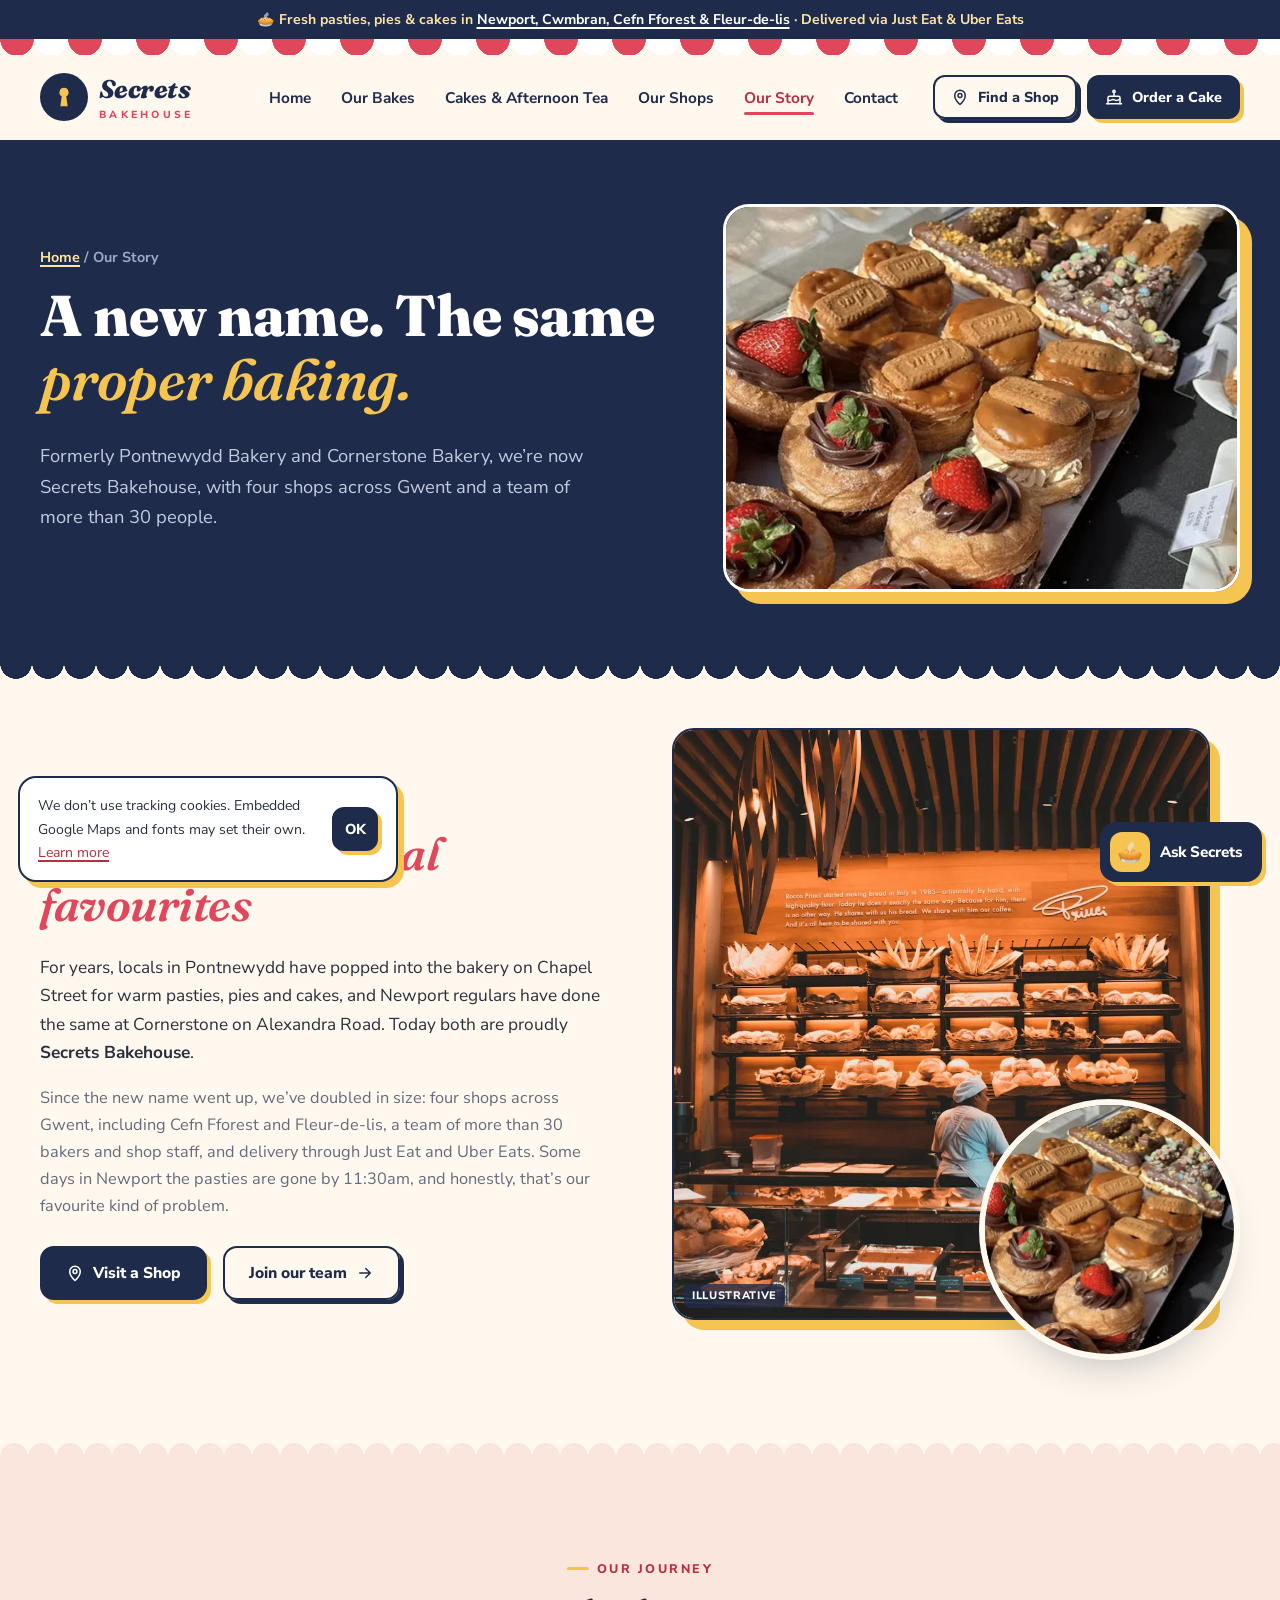
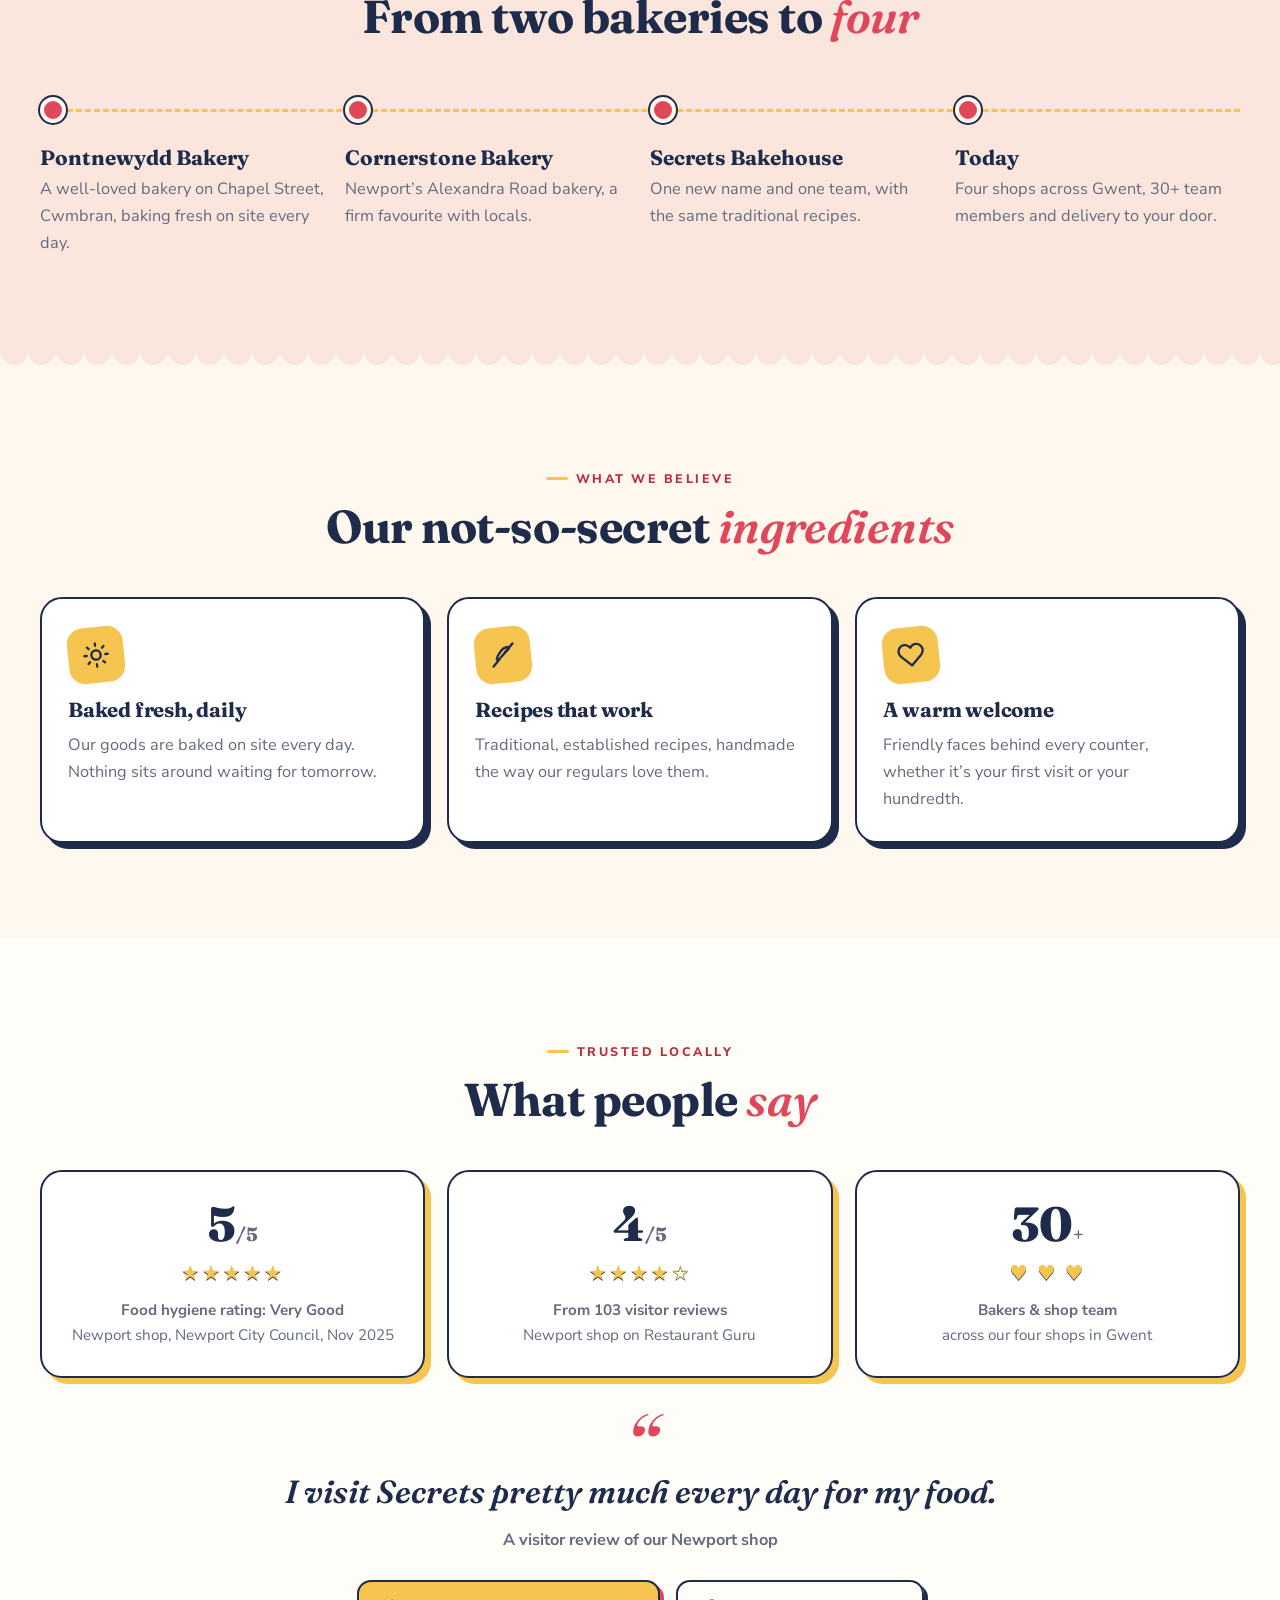
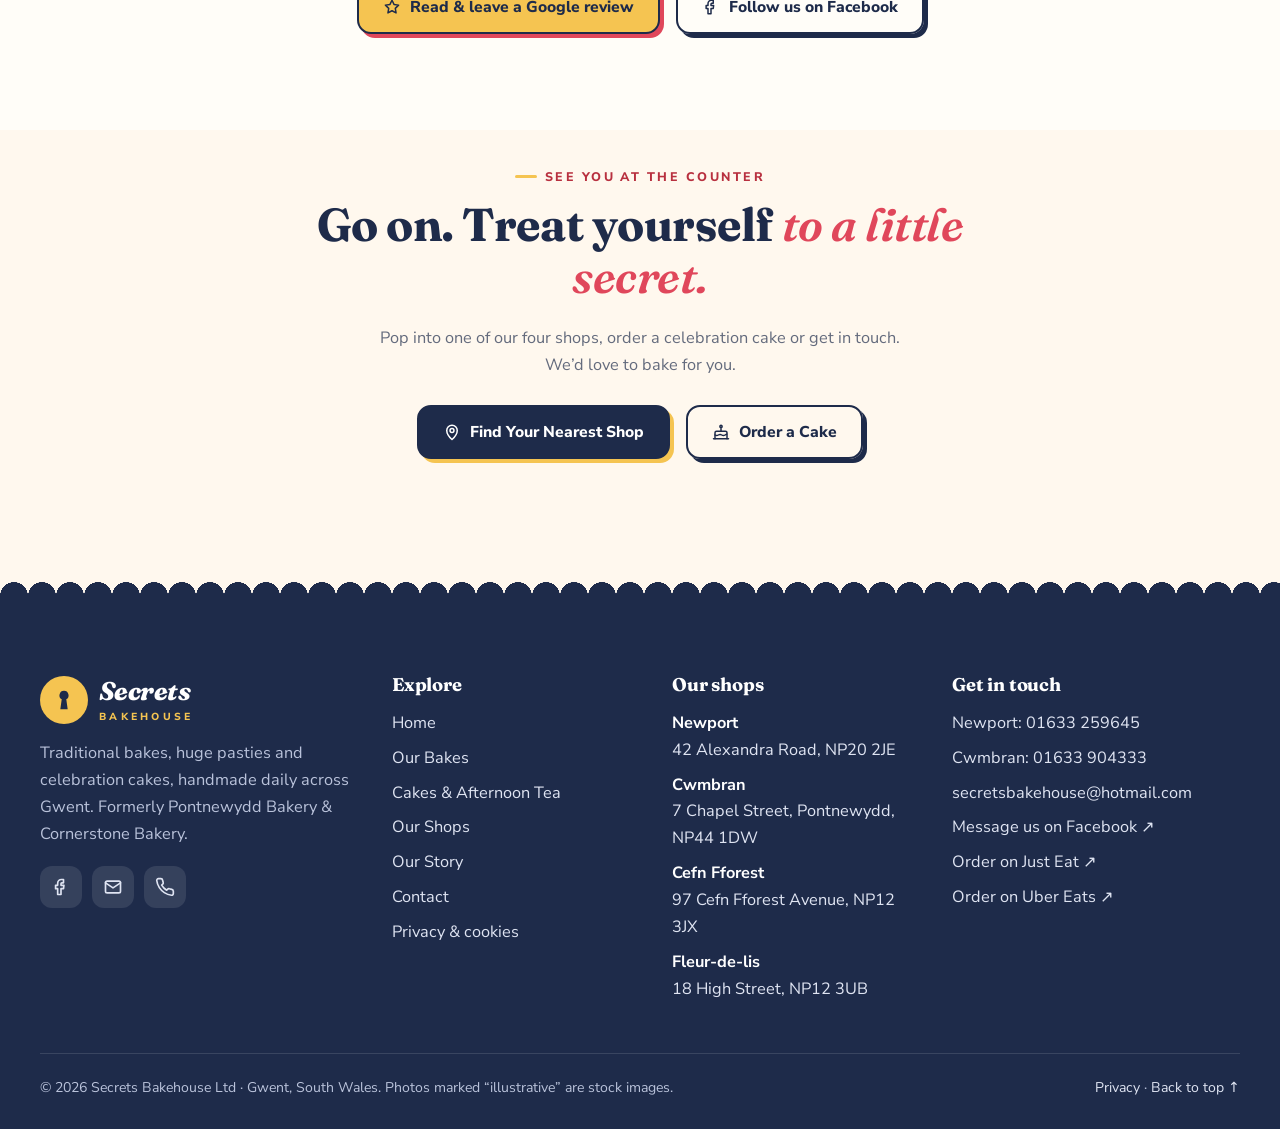
<file: secrets-bakehouse-WEBSITE/about.html>
<!doctype html>
<html lang="en-GB" class="no-js">
<head>
<meta charset="utf-8">
<meta name="viewport" content="width=device-width, initial-scale=1, viewport-fit=cover">
<title>Our Story | Secrets Bakehouse, formerly Pontnewydd &amp; Cornerstone Bakery</title>
<meta name="description" content="Secrets Bakehouse was formerly Pontnewydd Bakery (Cwmbran) and Cornerstone Bakery (Newport). Now 4 shops across Gwent and a team of 30+, baking fresh every day.">
<link rel="canonical" href="https://www.secretsbakehouse.co.uk/about.html">
<meta name="theme-color" content="#1e2b4a">
<meta property="og:type" content="website">
<meta property="og:site_name" content="Secrets Bakehouse">
<meta property="og:title" content="Our Story | Secrets Bakehouse, formerly Pontnewydd &amp; Cornerstone Bakery">
<meta property="og:description" content="Secrets Bakehouse was formerly Pontnewydd Bakery (Cwmbran) and Cornerstone Bakery (Newport). Now 4 shops across Gwent and a team of 30+, baking fresh every day.">
<meta property="og:url" content="https://www.secretsbakehouse.co.uk/about.html">
<meta property="og:image" content="https://www.secretsbakehouse.co.uk/og-image.jpg">
<meta property="og:locale" content="en_GB">
<meta name="twitter:card" content="summary_large_image">
<link rel="icon" href="favicon.png" type="image/png">
<link rel="apple-touch-icon" href="favicon.png">
<link rel="manifest" href="site.webmanifest">
<link rel="preconnect" href="https://fonts.googleapis.com">
<link rel="preconnect" href="https://fonts.gstatic.com" crossorigin>
<link href="https://fonts.googleapis.com/css2?family=Fraunces:ital,opsz,wght@0,9..144,600;0,9..144,700;0,9..144,800;1,9..144,600;1,9..144,800&family=Nunito+Sans:opsz,wght@6..12,400;6..12,600;6..12,700;6..12,800;6..12,900&display=swap" rel="stylesheet">
<link rel="stylesheet" href="styles.css">
<script type="application/ld+json">{"@context": "https://schema.org", "@type": "Bakery", "name": "Secrets Bakehouse", "url": "https://www.secretsbakehouse.co.uk", "telephone": "+441633259645", "email": "secretsbakehouse@hotmail.com", "image": "https://www.secretsbakehouse.co.uk/og-image.jpg", "servesCuisine": ["Bakery", "British", "Welsh"], "priceRange": "£", "alternateName": ["Pontnewydd Bakery", "Cornerstone Bakery"], "address": {"@type": "PostalAddress", "streetAddress": "42 Alexandra Road", "addressLocality": "Newport", "postalCode": "NP20 2JE", "addressRegion": "Gwent", "addressCountry": "GB"}, "areaServed": ["Newport", "Cwmbran", "Cefn Fforest", "Fleur-de-lis", "Blackwood", "Gwent"], "department": [{"@type": "Bakery", "name": "Secrets Bakehouse Cwmbran", "address": {"@type": "PostalAddress", "streetAddress": "7 Chapel Street, Pontnewydd", "addressLocality": "Cwmbran", "postalCode": "NP44 1DW", "addressCountry": "GB"}, "telephone": "+441633904333"}, {"@type": "Bakery", "name": "Secrets Bakehouse Cefn Fforest", "address": {"@type": "PostalAddress", "streetAddress": "97 Cefn Fforest Avenue", "addressLocality": "Cefn Fforest, Blackwood", "postalCode": "NP12 3JX", "addressCountry": "GB"}}, {"@type": "Bakery", "name": "Secrets Bakehouse Fleur-de-lis", "address": {"@type": "PostalAddress", "streetAddress": "18 High Street", "addressLocality": "Fleur-de-lis", "postalCode": "NP12 3UB", "addressCountry": "GB"}}], "sameAs": ["https://www.facebook.com/p/Secrets-Bakehouse-100084526566130/"]}</script>
<script defer src="site-config.js"></script>
<script defer src="main.js"></script>
<script defer src="chatbot.js"></script>
</head>
<body>
<a class="skip" href="#main">Skip to content</a>
<div class="announce">🥧 Fresh pasties, pies &amp; cakes in <a href="shops.html">Newport, Cwmbran, Cefn Fforest &amp; Fleur-de-lis</a> · Delivered via Just Eat &amp; Uber Eats</div>
<header class="hdr">
  <div class="awning" aria-hidden="true"></div>
  <div class="wrap hdr-in">
    <a class="logo" href="index.html" aria-label="Secrets Bakehouse home"><span class="mark"><svg viewBox="0 0 24 24" aria-hidden="true"><path fill="currentColor" d="M12 3.5a4.2 4.2 0 0 0-2.1 7.84L8.6 20.5h6.8l-1.3-9.16A4.2 4.2 0 0 0 12 3.5z"/></svg></span><span class="wm"><b>Secrets</b><small>Bakehouse</small></span></a>
    <nav class="nav" id="nav" aria-label="Main"><ul><li><a href="index.html">Home</a></li><li><a href="menu.html">Our Bakes</a></li><li><a href="cakes.html">Cakes & Afternoon Tea</a></li><li><a href="shops.html">Our Shops</a></li><li><a href="about.html" aria-current="page">Our Story</a></li><li><a href="contact.html">Contact</a></li>
      <li class="m-only"><a class="btn btn-block" href="cakes.html#cake-form"><svg viewBox="0 0 24 24" fill="none" stroke="currentColor" stroke-width="2" stroke-linecap="round" stroke-linejoin="round" aria-hidden="true"><path d="M4 21v-8a2 2 0 0 1 2-2h12a2 2 0 0 1 2 2v8"/><path d="M4 16c1.5 1 3 1 4.5 0s3-1 4.5 0 3 1 4.5 0 2-1 2-1M2 21h20M12 7v4M12 3a1.5 1.5 0 0 1 0 3 1.5 1.5 0 0 1 0-3z"/></svg> Order a Cake</a></li>
      <li class="m-only"><a href="tel:+441633259645"><svg viewBox="0 0 24 24" fill="none" stroke="currentColor" stroke-width="2" stroke-linecap="round" stroke-linejoin="round" aria-hidden="true"><path d="M22 16.9v3a2 2 0 0 1-2.2 2 19.8 19.8 0 0 1-8.6-3.1 19.5 19.5 0 0 1-6-6A19.8 19.8 0 0 1 2.1 4.2 2 2 0 0 1 4.1 2h3a2 2 0 0 1 2 1.7c.1.9.4 1.8.7 2.7a2 2 0 0 1-.5 2.1L8 9.8a16 16 0 0 0 6 6l1.3-1.3a2 2 0 0 1 2.1-.4c.9.3 1.8.6 2.7.7a2 2 0 0 1 1.7 2z"/></svg> 01633 259645</a></li></ul></nav>
    <div class="hdr-cta">
      <a class="btn btn-line btn-sm" href="shops.html"><svg viewBox="0 0 24 24" fill="none" stroke="currentColor" stroke-width="2" stroke-linecap="round" stroke-linejoin="round" aria-hidden="true"><path d="M12 22s7-6.2 7-12a7 7 0 0 0-14 0c0 5.8 7 12 7 12z"/><circle cx="12" cy="10" r="2.6"/></svg> Find a Shop</a>
      <a class="btn btn-sm" href="cakes.html#cake-form"><svg viewBox="0 0 24 24" fill="none" stroke="currentColor" stroke-width="2" stroke-linecap="round" stroke-linejoin="round" aria-hidden="true"><path d="M4 21v-8a2 2 0 0 1 2-2h12a2 2 0 0 1 2 2v8"/><path d="M4 16c1.5 1 3 1 4.5 0s3-1 4.5 0 3 1 4.5 0 2-1 2-1M2 21h20M12 7v4M12 3a1.5 1.5 0 0 1 0 3 1.5 1.5 0 0 1 0-3z"/></svg> Order a Cake</a>
      <button class="burger" aria-label="Open menu" aria-expanded="false" aria-controls="nav"><span></span><span></span><span></span></button>
    </div>
  </div>
</header>
<main id="main">
<section class="phero"><div class="wrap phero-in">
  <div class="load"><div class="crumbs"><a href="index.html">Home</a> / Our Story</div><h1>A new name. The same <em>proper baking.</em></h1><p class="lead">Formerly Pontnewydd Bakery and Cornerstone Bakery, we’re now Secrets Bakehouse, with four shops across Gwent and a team of more than 30 people.</p></div>
  <div class="pic load"><img src="secrets-counter.webp" alt="" width="1400" height="1000"></div>
</div></section>
<section class="sec" style="padding-top:40px">
  <div class="wrap split">
    <div class="rv"><span class="eyebrow">Who we are</span><h2>Local bakers, <em>local favourites</em></h2>
      <p style="font-size:1.08rem">For years, locals in Pontnewydd have popped into the bakery on Chapel Street for warm pasties, pies and cakes, and Newport regulars have done the same at Cornerstone on Alexandra Road. Today both are proudly <strong>Secrets Bakehouse</strong>.</p>
      <p style="color:var(--muted)">Since the new name went up, we’ve doubled in size: four shops across Gwent, including Cefn Fforest and Fleur-de-lis, a team of more than 30 bakers and shop staff, and delivery through Just Eat and Uber Eats. Some days in Newport the pasties are gone by 11:30am, and honestly, that’s our favourite kind of problem.</p>
      <div class="btn-row"><a class="btn" href="shops.html"><svg viewBox="0 0 24 24" fill="none" stroke="currentColor" stroke-width="2" stroke-linecap="round" stroke-linejoin="round" aria-hidden="true"><path d="M12 22s7-6.2 7-12a7 7 0 0 0-14 0c0 5.8 7 12 7 12z"/><circle cx="12" cy="10" r="2.6"/></svg> Visit a Shop</a><a class="btn btn-line" href="contact.html?topic=jobs#enquiry">Join our team <svg class="arr" viewBox="0 0 24 24" fill="none" stroke="currentColor" stroke-width="2" stroke-linecap="round" stroke-linejoin="round" aria-hidden="true"><path d="M5 12h14M13 6l6 6-6 6"/></svg></a></div></div>
    <div class="stack rv d1"><div class="a"><img src="bakery-night.webp" alt="" loading="lazy"><span class="lbl">Illustrative</span></div><div class="b"><img src="secrets-counter.webp" alt="Cream cakes on the Secrets counter" loading="lazy"></div></div>
  </div>
</section>
<section class="sec sec-blush wave-top wave-bot">
  <div class="wrap">
    <div class="head center rv"><span class="eyebrow">Our journey</span><h2>From two bakeries to <em>four</em></h2></div>
    <div class="timeline">
      <div class="tl rv d1"><b>Pontnewydd Bakery</b><p>A well-loved bakery on Chapel Street, Cwmbran, baking fresh on site every day.</p></div>
      <div class="tl rv d2"><b>Cornerstone Bakery</b><p>Newport’s Alexandra Road bakery, a firm favourite with locals.</p></div>
      <div class="tl rv d3"><b>Secrets Bakehouse</b><p>One new name and one team, with the same traditional recipes.</p></div>
      <div class="tl rv d4"><b>Today</b><p>Four shops across Gwent, 30+ team members and delivery to your door.</p></div>
    </div>
  </div>
</section>
<section class="sec" style="padding-top:110px">
  <div class="wrap">
    <div class="head center rv"><span class="eyebrow">What we believe</span><h2>Our not-so-secret <em>ingredients</em></h2></div>
    <div class="values">
      <div class="box rv d1"><div class="ico"><svg viewBox="0 0 24 24" fill="none" stroke="currentColor" stroke-width="2" stroke-linecap="round" stroke-linejoin="round" aria-hidden="true"><circle cx="12" cy="12" r="4"/><path d="M12 2v2M12 20v2M4.9 4.9l1.4 1.4M17.7 17.7l1.4 1.4M2 12h2M20 12h2M4.9 19.1l1.4-1.4M17.7 6.3l1.4-1.4"/></svg></div><h3>Baked fresh, daily</h3><p>Our goods are baked on site every day. Nothing sits around waiting for tomorrow.</p></div>
      <div class="box rv d2"><div class="ico"><svg viewBox="0 0 24 24" fill="none" stroke="currentColor" stroke-width="2" stroke-linecap="round" stroke-linejoin="round" aria-hidden="true"><path d="M14 10 21 3M8.5 15.5C5 19 3 21 3 21s2-2 5.5-5.5"/><path d="M14 10c-2 2-6.5 6.3-7.5 5.5S9 10 11 8s5.5-3 6.5-2-1.5 2-3.5 4z"/></svg></div><h3>Recipes that work</h3><p>Traditional, established recipes, handmade the way our regulars love them.</p></div>
      <div class="box rv d3"><div class="ico"><svg viewBox="0 0 24 24" fill="none" stroke="currentColor" stroke-width="2" stroke-linecap="round" stroke-linejoin="round" aria-hidden="true"><path d="M20.8 4.6a5.5 5.5 0 0 0-7.8 0L12 5.7l-1-1.1a5.5 5.5 0 0 0-7.8 7.8l1 1.1L12 21l7.8-7.5 1-1.1a5.5 5.5 0 0 0 0-7.8z"/></svg></div><h3>A warm welcome</h3><p>Friendly faces behind every counter, whether it’s your first visit or your hundredth.</p></div>
    </div>
  </div>
</section>
<section class="sec sec-paper" id="reviews">
  <div class="wrap">
    <div class="head center rv"><span class="eyebrow">Trusted locally</span><h2>What people <em>say</em></h2></div>
    <div class="ratings">
      <div class="rate rv d1"><div class="big">5<small>/5</small></div><div class="stars" aria-hidden="true">★★★★★</div><p><b>Food hygiene rating: Very Good</b><br>Newport shop, Newport City Council, Nov 2025</p></div>
      <div class="rate rv d2"><div class="big">4<small>/5</small></div><div class="stars" aria-hidden="true">★★★★☆</div><p><b>From 103 visitor reviews</b><br>Newport shop on Restaurant Guru</p></div>
      <div class="rate rv d3"><div class="big">30<small>+</small></div><div class="stars" aria-hidden="true">♥ ♥ ♥</div><p><b>Bakers &amp; shop team</b><br>across our four shops in Gwent</p></div>
    </div>
    <figure class="quote rv"><blockquote>I visit Secrets pretty much every day for my food.</blockquote><figcaption>A visitor review of our Newport shop</figcaption></figure>
    <div class="btn-row rv" style="justify-content:center"><a class="btn btn-butter" href="https://www.google.com/search?q=Secrets+Bakehouse+42+Alexandra+Road+Newport+reviews" target="_blank" rel="noopener"><svg viewBox="0 0 24 24" fill="none" stroke="currentColor" stroke-width="2" stroke-linecap="round" stroke-linejoin="round" aria-hidden="true"><path d="m12 3 2.7 5.6 6.1.9-4.4 4.3 1 6.1L12 17l-5.4 2.9 1-6.1L3.2 9.5l6.1-.9z"/></svg> Read &amp; leave a Google review</a><a class="btn btn-line" href="https://www.facebook.com/p/Secrets-Bakehouse-100084526566130/" target="_blank" rel="noopener"><svg viewBox="0 0 24 24" fill="none" stroke="currentColor" stroke-width="2" stroke-linecap="round" stroke-linejoin="round" aria-hidden="true"><path d="M15 3h-2.5A4.5 4.5 0 0 0 8 7.5V10H5.5v4H8v7h4v-7h3l.5-4H12V8a1 1 0 0 1 1-1h2z"/></svg> Follow us on Facebook</a></div>
  </div>
</section>
<section class="sec final" style="padding-top:30px"><div class="wrap rv">
  <span class="eyebrow">See you at the counter</span><h2>Go on. Treat yourself <em>to a little secret.</em></h2>
  <p style="color:var(--muted);max-width:560px;margin:0 auto">Pop into one of our four shops, order a celebration cake or get in touch. We’d love to bake for you.</p>
  <div class="btn-row"><a class="btn" href="shops.html"><svg viewBox="0 0 24 24" fill="none" stroke="currentColor" stroke-width="2" stroke-linecap="round" stroke-linejoin="round" aria-hidden="true"><path d="M12 22s7-6.2 7-12a7 7 0 0 0-14 0c0 5.8 7 12 7 12z"/><circle cx="12" cy="10" r="2.6"/></svg> Find Your Nearest Shop</a><a class="btn btn-line" href="cakes.html#cake-form"><svg viewBox="0 0 24 24" fill="none" stroke="currentColor" stroke-width="2" stroke-linecap="round" stroke-linejoin="round" aria-hidden="true"><path d="M4 21v-8a2 2 0 0 1 2-2h12a2 2 0 0 1 2 2v8"/><path d="M4 16c1.5 1 3 1 4.5 0s3-1 4.5 0 3 1 4.5 0 2-1 2-1M2 21h20M12 7v4M12 3a1.5 1.5 0 0 1 0 3 1.5 1.5 0 0 1 0-3z"/></svg> Order a Cake</a></div>
</div></section>
</main>
<footer class="foot">
  <div class="wrap foot-grid">
    <div>
      <a class="logo" href="index.html" aria-label="Secrets Bakehouse home"><span class="mark"><svg viewBox="0 0 24 24" aria-hidden="true"><path fill="currentColor" d="M12 3.5a4.2 4.2 0 0 0-2.1 7.84L8.6 20.5h6.8l-1.3-9.16A4.2 4.2 0 0 0 12 3.5z"/></svg></span><span class="wm"><b>Secrets</b><small>Bakehouse</small></span></a>
      <p>Traditional bakes, huge pasties and celebration cakes, handmade daily across Gwent. Formerly Pontnewydd Bakery &amp; Cornerstone Bakery.</p>
      <div class="socials"><a href="https://www.facebook.com/p/Secrets-Bakehouse-100084526566130/" target="_blank" rel="noopener" aria-label="Secrets Bakehouse on Facebook"><svg viewBox="0 0 24 24" fill="none" stroke="currentColor" stroke-width="2" stroke-linecap="round" stroke-linejoin="round" aria-hidden="true"><path d="M15 3h-2.5A4.5 4.5 0 0 0 8 7.5V10H5.5v4H8v7h4v-7h3l.5-4H12V8a1 1 0 0 1 1-1h2z"/></svg></a><a href="mailto:secretsbakehouse@hotmail.com" aria-label="Email Secrets Bakehouse"><svg viewBox="0 0 24 24" fill="none" stroke="currentColor" stroke-width="2" stroke-linecap="round" stroke-linejoin="round" aria-hidden="true"><rect x="3" y="5" width="18" height="14" rx="2"/><path d="m3 7 9 6 9-6"/></svg></a><a href="tel:+441633259645" aria-label="Call Secrets Bakehouse"><svg viewBox="0 0 24 24" fill="none" stroke="currentColor" stroke-width="2" stroke-linecap="round" stroke-linejoin="round" aria-hidden="true"><path d="M22 16.9v3a2 2 0 0 1-2.2 2 19.8 19.8 0 0 1-8.6-3.1 19.5 19.5 0 0 1-6-6A19.8 19.8 0 0 1 2.1 4.2 2 2 0 0 1 4.1 2h3a2 2 0 0 1 2 1.7c.1.9.4 1.8.7 2.7a2 2 0 0 1-.5 2.1L8 9.8a16 16 0 0 0 6 6l1.3-1.3a2 2 0 0 1 2.1-.4c.9.3 1.8.6 2.7.7a2 2 0 0 1 1.7 2z"/></svg></a></div>
    </div>
    <div><h4>Explore</h4><ul><li><a href="index.html">Home</a></li><li><a href="menu.html">Our Bakes</a></li><li><a href="cakes.html">Cakes & Afternoon Tea</a></li><li><a href="shops.html">Our Shops</a></li><li><a href="about.html">Our Story</a></li><li><a href="contact.html">Contact</a></li><li><a href="privacy.html">Privacy &amp; cookies</a></li></ul></div>
    <div><h4>Our shops</h4><ul><li><a href="shops.html#newport"><b style="color:#fff">Newport</b><br>42 Alexandra Road, NP20 2JE</a></li><li><a href="shops.html#cwmbran"><b style="color:#fff">Cwmbran</b><br>7 Chapel Street, Pontnewydd, NP44 1DW</a></li><li><a href="shops.html#cefn-fforest"><b style="color:#fff">Cefn Fforest</b><br>97 Cefn Fforest Avenue, NP12 3JX</a></li><li><a href="shops.html#fleur-de-lis"><b style="color:#fff">Fleur-de-lis</b><br>18 High Street, NP12 3UB</a></li></ul></div>
    <div><h4>Get in touch</h4><ul>
      <li><a href="tel:+441633259645">Newport: 01633 259645</a></li>
      <li><a href="tel:+441633904333">Cwmbran: 01633 904333</a></li>
      <li><a href="mailto:secretsbakehouse@hotmail.com">secretsbakehouse@hotmail.com</a></li>
      <li><a href="https://www.facebook.com/p/Secrets-Bakehouse-100084526566130/" target="_blank" rel="noopener">Message us on Facebook ↗</a></li>
      <li><a href="https://www.just-eat.co.uk/" target="_blank" rel="noopener">Order on Just Eat ↗</a></li>
      <li><a href="https://www.ubereats.com/gb/search?q=Secrets%20Bakehouse" target="_blank" rel="noopener">Order on Uber Eats ↗</a></li>
    </ul></div>
  </div>
  <div class="wrap foot-bottom"><span>© <span data-year>2026</span> Secrets Bakehouse Ltd · Gwent, South Wales. Photos marked “illustrative” are stock images.</span><span><a href="privacy.html">Privacy</a> · <a href="#main">Back to top ↑</a></span></div>
</footer>
<div class="mbar"><a class="btn btn-line" href="tel:+441633259645"><svg viewBox="0 0 24 24" fill="none" stroke="currentColor" stroke-width="2" stroke-linecap="round" stroke-linejoin="round" aria-hidden="true"><path d="M22 16.9v3a2 2 0 0 1-2.2 2 19.8 19.8 0 0 1-8.6-3.1 19.5 19.5 0 0 1-6-6A19.8 19.8 0 0 1 2.1 4.2 2 2 0 0 1 4.1 2h3a2 2 0 0 1 2 1.7c.1.9.4 1.8.7 2.7a2 2 0 0 1-.5 2.1L8 9.8a16 16 0 0 0 6 6l1.3-1.3a2 2 0 0 1 2.1-.4c.9.3 1.8.6 2.7.7a2 2 0 0 1 1.7 2z"/></svg> Call</a><a class="btn" href="shops.html"><svg viewBox="0 0 24 24" fill="none" stroke="currentColor" stroke-width="2" stroke-linecap="round" stroke-linejoin="round" aria-hidden="true"><path d="M12 22s7-6.2 7-12a7 7 0 0 0-14 0c0 5.8 7 12 7 12z"/><circle cx="12" cy="10" r="2.6"/></svg> Find a Shop</a></div>
<div class="cookie" hidden><p>We don’t use tracking cookies. Embedded Google Maps and fonts may set their own. <a href="privacy.html">Learn more</a></p><button class="btn btn-sm" type="button">OK</button></div>
</body>
</html>
</file>
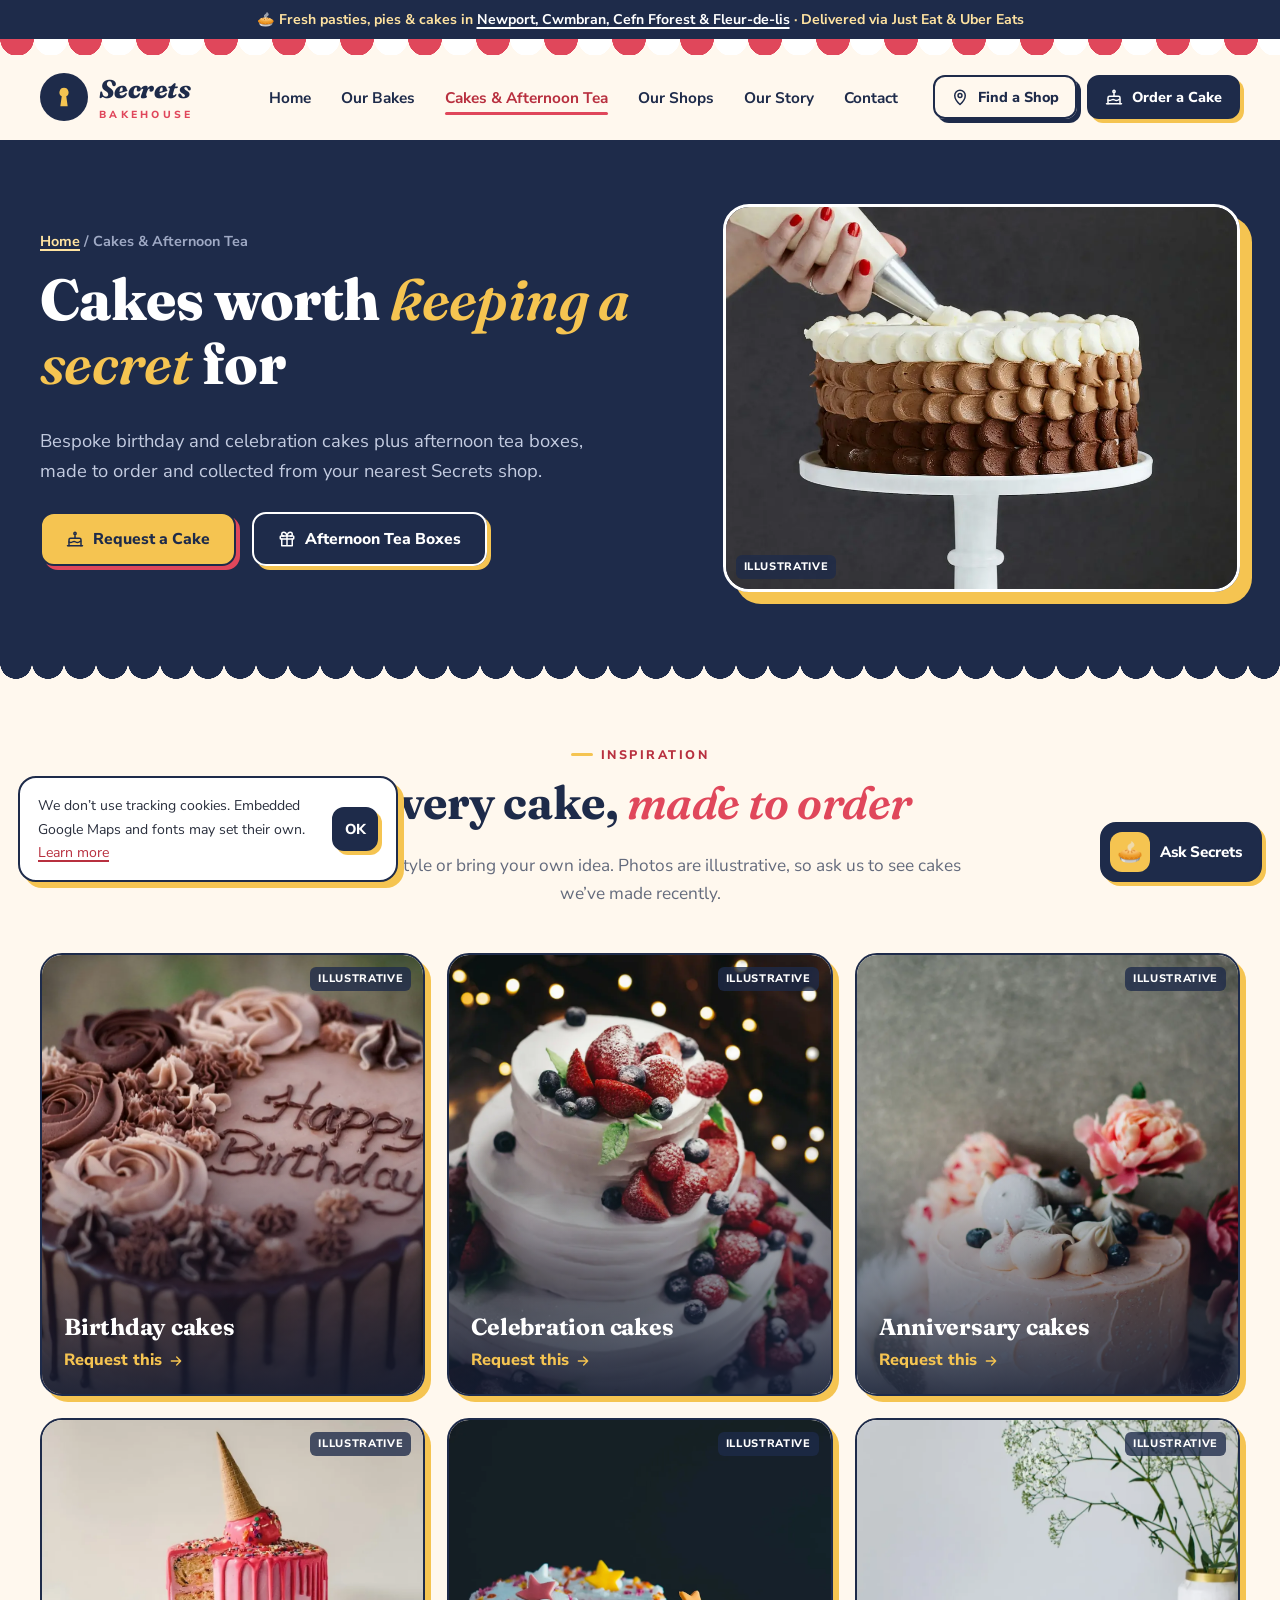
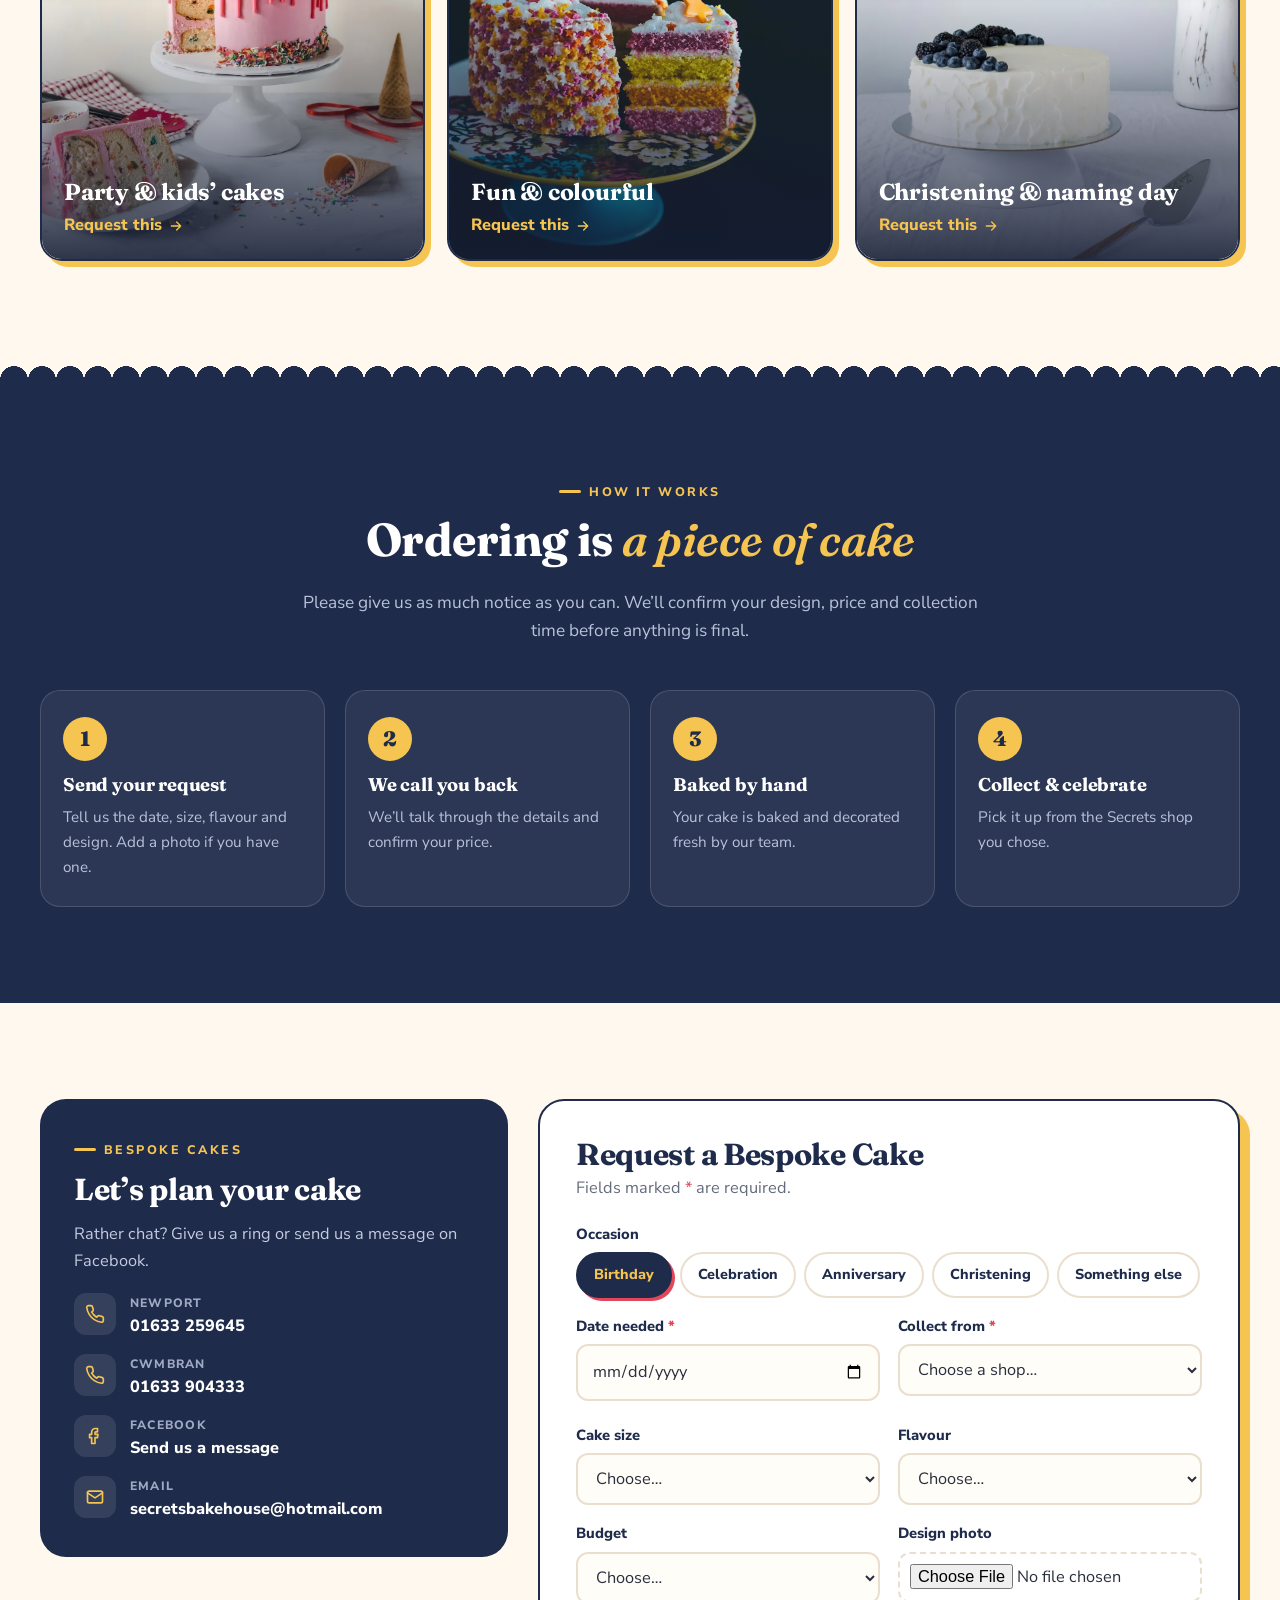
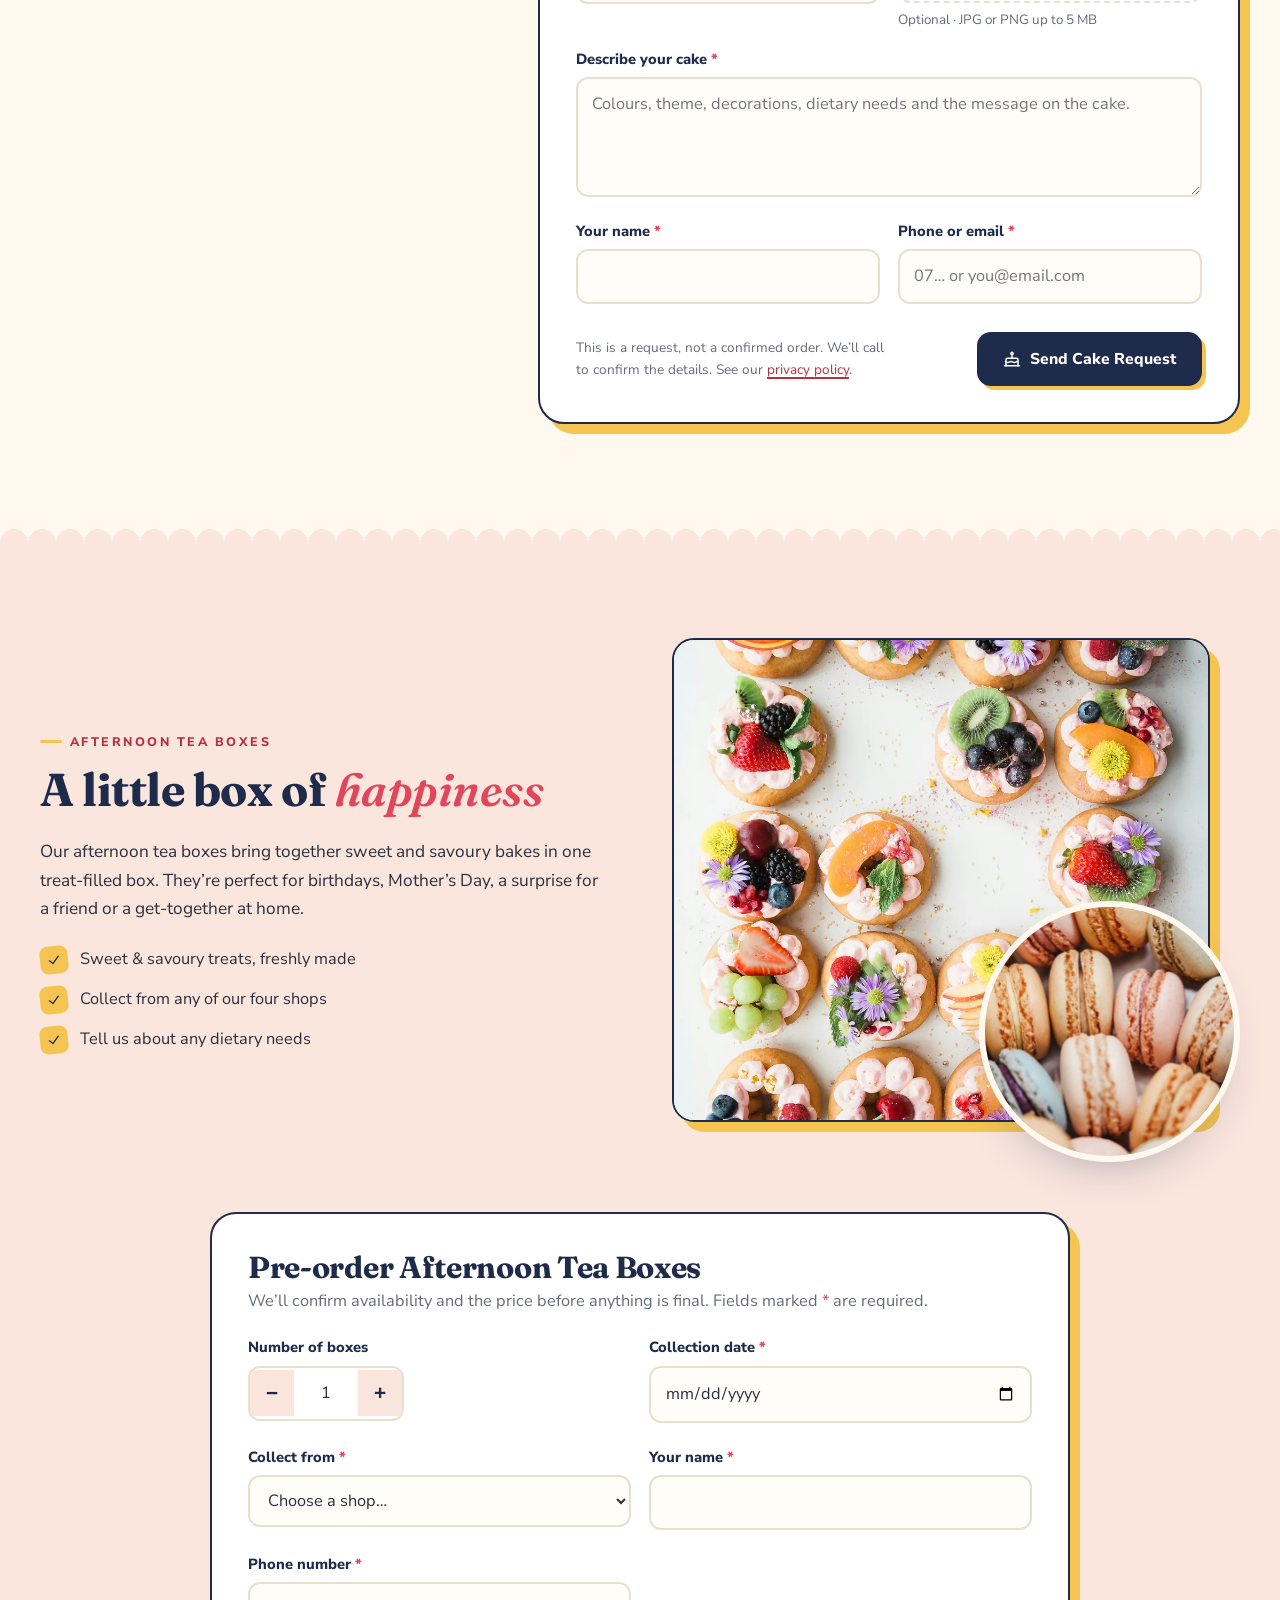
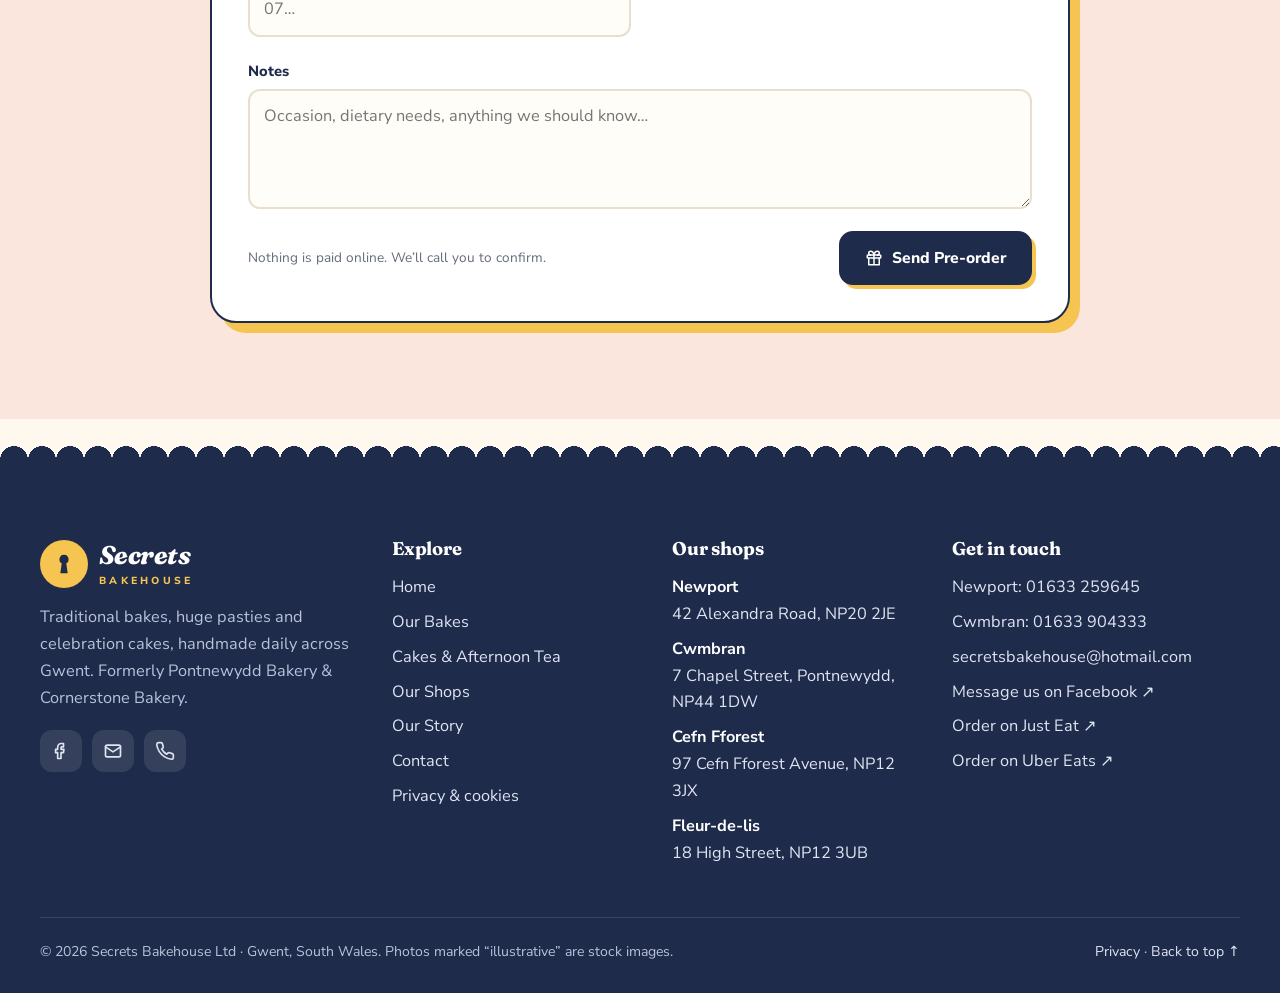
<file: secrets-bakehouse-WEBSITE/cakes.html>
<!doctype html>
<html lang="en-GB" class="no-js">
<head>
<meta charset="utf-8">
<meta name="viewport" content="width=device-width, initial-scale=1, viewport-fit=cover">
<title>Bespoke Cakes &amp; Afternoon Tea Boxes in Newport &amp; Cwmbran | Secrets Bakehouse</title>
<meta name="description" content="Order bespoke birthday and celebration cakes and afternoon tea boxes from Secrets Bakehouse. Collect from Newport, Cwmbran, Cefn Fforest or Fleur-de-lis. Request online with a design photo.">
<link rel="canonical" href="https://www.secretsbakehouse.co.uk/cakes.html">
<meta name="theme-color" content="#1e2b4a">
<meta property="og:type" content="website">
<meta property="og:site_name" content="Secrets Bakehouse">
<meta property="og:title" content="Bespoke Cakes &amp; Afternoon Tea Boxes in Newport &amp; Cwmbran | Secrets Bakehouse">
<meta property="og:description" content="Order bespoke birthday and celebration cakes and afternoon tea boxes from Secrets Bakehouse. Collect from Newport, Cwmbran, Cefn Fforest or Fleur-de-lis. Request online with a design photo.">
<meta property="og:url" content="https://www.secretsbakehouse.co.uk/cakes.html">
<meta property="og:image" content="https://www.secretsbakehouse.co.uk/og-image.jpg">
<meta property="og:locale" content="en_GB">
<meta name="twitter:card" content="summary_large_image">
<link rel="icon" href="favicon.png" type="image/png">
<link rel="apple-touch-icon" href="favicon.png">
<link rel="manifest" href="site.webmanifest">
<link rel="preconnect" href="https://fonts.googleapis.com">
<link rel="preconnect" href="https://fonts.gstatic.com" crossorigin>
<link href="https://fonts.googleapis.com/css2?family=Fraunces:ital,opsz,wght@0,9..144,600;0,9..144,700;0,9..144,800;1,9..144,600;1,9..144,800&family=Nunito+Sans:opsz,wght@6..12,400;6..12,600;6..12,700;6..12,800;6..12,900&display=swap" rel="stylesheet">
<link rel="stylesheet" href="styles.css">
<script type="application/ld+json">{"@context": "https://schema.org", "@type": "Bakery", "name": "Secrets Bakehouse", "url": "https://www.secretsbakehouse.co.uk", "telephone": "+441633259645", "email": "secretsbakehouse@hotmail.com", "image": "https://www.secretsbakehouse.co.uk/og-image.jpg", "servesCuisine": ["Bakery", "British", "Welsh"], "priceRange": "£", "alternateName": ["Pontnewydd Bakery", "Cornerstone Bakery"], "address": {"@type": "PostalAddress", "streetAddress": "42 Alexandra Road", "addressLocality": "Newport", "postalCode": "NP20 2JE", "addressRegion": "Gwent", "addressCountry": "GB"}, "areaServed": ["Newport", "Cwmbran", "Cefn Fforest", "Fleur-de-lis", "Blackwood", "Gwent"], "department": [{"@type": "Bakery", "name": "Secrets Bakehouse Cwmbran", "address": {"@type": "PostalAddress", "streetAddress": "7 Chapel Street, Pontnewydd", "addressLocality": "Cwmbran", "postalCode": "NP44 1DW", "addressCountry": "GB"}, "telephone": "+441633904333"}, {"@type": "Bakery", "name": "Secrets Bakehouse Cefn Fforest", "address": {"@type": "PostalAddress", "streetAddress": "97 Cefn Fforest Avenue", "addressLocality": "Cefn Fforest, Blackwood", "postalCode": "NP12 3JX", "addressCountry": "GB"}}, {"@type": "Bakery", "name": "Secrets Bakehouse Fleur-de-lis", "address": {"@type": "PostalAddress", "streetAddress": "18 High Street", "addressLocality": "Fleur-de-lis", "postalCode": "NP12 3UB", "addressCountry": "GB"}}], "sameAs": ["https://www.facebook.com/p/Secrets-Bakehouse-100084526566130/"]}</script>
<script defer src="site-config.js"></script>
<script defer src="main.js"></script>
<script defer src="chatbot.js"></script>
</head>
<body>
<a class="skip" href="#main">Skip to content</a>
<div class="announce">🥧 Fresh pasties, pies &amp; cakes in <a href="shops.html">Newport, Cwmbran, Cefn Fforest &amp; Fleur-de-lis</a> · Delivered via Just Eat &amp; Uber Eats</div>
<header class="hdr">
  <div class="awning" aria-hidden="true"></div>
  <div class="wrap hdr-in">
    <a class="logo" href="index.html" aria-label="Secrets Bakehouse home"><span class="mark"><svg viewBox="0 0 24 24" aria-hidden="true"><path fill="currentColor" d="M12 3.5a4.2 4.2 0 0 0-2.1 7.84L8.6 20.5h6.8l-1.3-9.16A4.2 4.2 0 0 0 12 3.5z"/></svg></span><span class="wm"><b>Secrets</b><small>Bakehouse</small></span></a>
    <nav class="nav" id="nav" aria-label="Main"><ul><li><a href="index.html">Home</a></li><li><a href="menu.html">Our Bakes</a></li><li><a href="cakes.html" aria-current="page">Cakes & Afternoon Tea</a></li><li><a href="shops.html">Our Shops</a></li><li><a href="about.html">Our Story</a></li><li><a href="contact.html">Contact</a></li>
      <li class="m-only"><a class="btn btn-block" href="cakes.html#cake-form"><svg viewBox="0 0 24 24" fill="none" stroke="currentColor" stroke-width="2" stroke-linecap="round" stroke-linejoin="round" aria-hidden="true"><path d="M4 21v-8a2 2 0 0 1 2-2h12a2 2 0 0 1 2 2v8"/><path d="M4 16c1.5 1 3 1 4.5 0s3-1 4.5 0 3 1 4.5 0 2-1 2-1M2 21h20M12 7v4M12 3a1.5 1.5 0 0 1 0 3 1.5 1.5 0 0 1 0-3z"/></svg> Order a Cake</a></li>
      <li class="m-only"><a href="tel:+441633259645"><svg viewBox="0 0 24 24" fill="none" stroke="currentColor" stroke-width="2" stroke-linecap="round" stroke-linejoin="round" aria-hidden="true"><path d="M22 16.9v3a2 2 0 0 1-2.2 2 19.8 19.8 0 0 1-8.6-3.1 19.5 19.5 0 0 1-6-6A19.8 19.8 0 0 1 2.1 4.2 2 2 0 0 1 4.1 2h3a2 2 0 0 1 2 1.7c.1.9.4 1.8.7 2.7a2 2 0 0 1-.5 2.1L8 9.8a16 16 0 0 0 6 6l1.3-1.3a2 2 0 0 1 2.1-.4c.9.3 1.8.6 2.7.7a2 2 0 0 1 1.7 2z"/></svg> 01633 259645</a></li></ul></nav>
    <div class="hdr-cta">
      <a class="btn btn-line btn-sm" href="shops.html"><svg viewBox="0 0 24 24" fill="none" stroke="currentColor" stroke-width="2" stroke-linecap="round" stroke-linejoin="round" aria-hidden="true"><path d="M12 22s7-6.2 7-12a7 7 0 0 0-14 0c0 5.8 7 12 7 12z"/><circle cx="12" cy="10" r="2.6"/></svg> Find a Shop</a>
      <a class="btn btn-sm" href="cakes.html#cake-form"><svg viewBox="0 0 24 24" fill="none" stroke="currentColor" stroke-width="2" stroke-linecap="round" stroke-linejoin="round" aria-hidden="true"><path d="M4 21v-8a2 2 0 0 1 2-2h12a2 2 0 0 1 2 2v8"/><path d="M4 16c1.5 1 3 1 4.5 0s3-1 4.5 0 3 1 4.5 0 2-1 2-1M2 21h20M12 7v4M12 3a1.5 1.5 0 0 1 0 3 1.5 1.5 0 0 1 0-3z"/></svg> Order a Cake</a>
      <button class="burger" aria-label="Open menu" aria-expanded="false" aria-controls="nav"><span></span><span></span><span></span></button>
    </div>
  </div>
</header>
<main id="main">
<section class="phero"><div class="wrap phero-in">
  <div class="load"><div class="crumbs"><a href="index.html">Home</a> / Cakes &amp; Afternoon Tea</div><h1>Cakes worth <em>keeping a secret</em> for</h1><p class="lead">Bespoke birthday and celebration cakes plus afternoon tea boxes, made to order and collected from your nearest Secrets shop.</p><div class="btn-row"><a class="btn btn-butter" href="#cake-form"><svg viewBox="0 0 24 24" fill="none" stroke="currentColor" stroke-width="2" stroke-linecap="round" stroke-linejoin="round" aria-hidden="true"><path d="M4 21v-8a2 2 0 0 1 2-2h12a2 2 0 0 1 2 2v8"/><path d="M4 16c1.5 1 3 1 4.5 0s3-1 4.5 0 3 1 4.5 0 2-1 2-1M2 21h20M12 7v4M12 3a1.5 1.5 0 0 1 0 3 1.5 1.5 0 0 1 0-3z"/></svg> Request a Cake</a><a class="btn btn-ghost" href="#tea-form"><svg viewBox="0 0 24 24" fill="none" stroke="currentColor" stroke-width="2" stroke-linecap="round" stroke-linejoin="round" aria-hidden="true"><rect x="3" y="8" width="18" height="4" rx="1"/><path d="M12 8v13M19 12v9H5v-9M7.5 8a2.5 2.5 0 0 1 0-5C11 3 12 8 12 8s1-5 4.5-5a2.5 2.5 0 0 1 0 5"/></svg> Afternoon Tea Boxes</a></div></div>
  <div class="pic load"><img src="cake-decorating.webp" alt="" width="1400" height="1000"><span class="lbl">Illustrative</span></div>
</div></section>
<section class="sec" style="padding-top:50px">
  <div class="wrap">
    <div class="head center rv"><span class="eyebrow">Inspiration</span><h2>Every cake, <em>made to order</em></h2><p>Choose a style or bring your own idea. Photos are illustrative, so ask us to see cakes we’ve made recently.</p></div>
    <div class="cakes"><a class="cake rv d1" href="cakes.html?type=birthday#cake-form"><img src="birthday-chocolate.webp" alt="Birthday cakes" loading="lazy"><span class="lbl">Illustrative</span><h3>Birthday cakes</h3><span class="go">Request this <svg viewBox="0 0 24 24" fill="none" stroke="currentColor" stroke-width="2" stroke-linecap="round" stroke-linejoin="round" aria-hidden="true"><path d="M5 12h14M13 6l6 6-6 6"/></svg></span></a><a class="cake rv d2" href="cakes.html?type=celebration#cake-form"><img src="celebration-cake.webp" alt="Celebration cakes" loading="lazy"><span class="lbl">Illustrative</span><h3>Celebration cakes</h3><span class="go">Request this <svg viewBox="0 0 24 24" fill="none" stroke="currentColor" stroke-width="2" stroke-linecap="round" stroke-linejoin="round" aria-hidden="true"><path d="M5 12h14M13 6l6 6-6 6"/></svg></span></a><a class="cake rv d3" href="cakes.html?type=anniversary#cake-form"><img src="anniversary-floral.webp" alt="Anniversary cakes" loading="lazy"><span class="lbl">Illustrative</span><h3>Anniversary cakes</h3><span class="go">Request this <svg viewBox="0 0 24 24" fill="none" stroke="currentColor" stroke-width="2" stroke-linecap="round" stroke-linejoin="round" aria-hidden="true"><path d="M5 12h14M13 6l6 6-6 6"/></svg></span></a><a class="cake rv d1" href="cakes.html?type=birthday#cake-form"><img src="party-pink-cake.webp" alt="Party & kids’ cakes" loading="lazy"><span class="lbl">Illustrative</span><h3>Party &amp; kids’ cakes</h3><span class="go">Request this <svg viewBox="0 0 24 24" fill="none" stroke="currentColor" stroke-width="2" stroke-linecap="round" stroke-linejoin="round" aria-hidden="true"><path d="M5 12h14M13 6l6 6-6 6"/></svg></span></a><a class="cake rv d2" href="cakes.html?type=custom#cake-form"><img src="sprinkle-cake.webp" alt="Fun & colourful" loading="lazy"><span class="lbl">Illustrative</span><h3>Fun &amp; colourful</h3><span class="go">Request this <svg viewBox="0 0 24 24" fill="none" stroke="currentColor" stroke-width="2" stroke-linecap="round" stroke-linejoin="round" aria-hidden="true"><path d="M5 12h14M13 6l6 6-6 6"/></svg></span></a><a class="cake rv d3" href="cakes.html?type=christening#cake-form"><img src="naked-cake.webp" alt="Christening & naming day" loading="lazy"><span class="lbl">Illustrative</span><h3>Christening &amp; naming day</h3><span class="go">Request this <svg viewBox="0 0 24 24" fill="none" stroke="currentColor" stroke-width="2" stroke-linecap="round" stroke-linejoin="round" aria-hidden="true"><path d="M5 12h14M13 6l6 6-6 6"/></svg></span></a></div>
  </div>
</section>
<section class="sec sec-ink wave-top" style="margin-top:22px">
  <div class="wrap">
    <div class="head center rv"><span class="eyebrow">How it works</span><h2>Ordering is <em>a piece of cake</em></h2><p>Please give us as much notice as you can. We’ll confirm your design, price and collection time before anything is final.</p></div>
    <div class="steps">
      <div class="step rv d1"><h3>Send your request</h3><p>Tell us the date, size, flavour and design. Add a photo if you have one.</p></div>
      <div class="step rv d2"><h3>We call you back</h3><p>We’ll talk through the details and confirm your price.</p></div>
      <div class="step rv d3"><h3>Baked by hand</h3><p>Your cake is baked and decorated fresh by our team.</p></div>
      <div class="step rv d4"><h3>Collect &amp; celebrate</h3><p>Pick it up from the Secrets shop you chose.</p></div>
    </div>
  </div>
</section>
<section class="sec" id="cake-form">
  <div class="wrap form-wrap">
    <aside class="form-side rv">
      <span class="eyebrow">Bespoke cakes</span><h2>Let’s plan your cake</h2>
      <p style="color:#c3cbe0">Rather chat? Give us a ring or send us a message on Facebook.</p>
      <ul class="vlist">
        <li><i><svg viewBox="0 0 24 24" fill="none" stroke="currentColor" stroke-width="2" stroke-linecap="round" stroke-linejoin="round" aria-hidden="true"><path d="M22 16.9v3a2 2 0 0 1-2.2 2 19.8 19.8 0 0 1-8.6-3.1 19.5 19.5 0 0 1-6-6A19.8 19.8 0 0 1 2.1 4.2 2 2 0 0 1 4.1 2h3a2 2 0 0 1 2 1.7c.1.9.4 1.8.7 2.7a2 2 0 0 1-.5 2.1L8 9.8a16 16 0 0 0 6 6l1.3-1.3a2 2 0 0 1 2.1-.4c.9.3 1.8.6 2.7.7a2 2 0 0 1 1.7 2z"/></svg></i><div><small>Newport</small><a href="tel:+441633259645">01633 259645</a></div></li>
        <li><i><svg viewBox="0 0 24 24" fill="none" stroke="currentColor" stroke-width="2" stroke-linecap="round" stroke-linejoin="round" aria-hidden="true"><path d="M22 16.9v3a2 2 0 0 1-2.2 2 19.8 19.8 0 0 1-8.6-3.1 19.5 19.5 0 0 1-6-6A19.8 19.8 0 0 1 2.1 4.2 2 2 0 0 1 4.1 2h3a2 2 0 0 1 2 1.7c.1.9.4 1.8.7 2.7a2 2 0 0 1-.5 2.1L8 9.8a16 16 0 0 0 6 6l1.3-1.3a2 2 0 0 1 2.1-.4c.9.3 1.8.6 2.7.7a2 2 0 0 1 1.7 2z"/></svg></i><div><small>Cwmbran</small><a href="tel:+441633904333">01633 904333</a></div></li>
        <li><i><svg viewBox="0 0 24 24" fill="none" stroke="currentColor" stroke-width="2" stroke-linecap="round" stroke-linejoin="round" aria-hidden="true"><path d="M15 3h-2.5A4.5 4.5 0 0 0 8 7.5V10H5.5v4H8v7h4v-7h3l.5-4H12V8a1 1 0 0 1 1-1h2z"/></svg></i><div><small>Facebook</small><a href="https://www.facebook.com/p/Secrets-Bakehouse-100084526566130/" target="_blank" rel="noopener">Send us a message</a></div></li>
        <li><i><svg viewBox="0 0 24 24" fill="none" stroke="currentColor" stroke-width="2" stroke-linecap="round" stroke-linejoin="round" aria-hidden="true"><rect x="3" y="5" width="18" height="14" rx="2"/><path d="m3 7 9 6 9-6"/></svg></i><div><small>Email</small><a href="mailto:secretsbakehouse@hotmail.com">secretsbakehouse@hotmail.com</a></div></li>
      </ul>
    </aside>
    <div class="form-card rv d1">
      <h2>Request a Bespoke Cake</h2>
      <p style="color:var(--muted)">Fields marked <span class="req">*</span> are required.</p>
      <form id="custom-cake" data-send="Bespoke cake request" novalidate>
        <div class="fgrid">
          <fieldset class="f full"><legend>Occasion</legend><div class="pills"><label><input type="radio" name="occasion" value="birthday" checked><span>Birthday</span></label><label><input type="radio" name="occasion" value="celebration"><span>Celebration</span></label><label><input type="radio" name="occasion" value="anniversary"><span>Anniversary</span></label><label><input type="radio" name="occasion" value="christening"><span>Christening</span></label><label><input type="radio" name="occasion" value="custom"><span>Something else</span></label></div></fieldset>
          <div class="f"><label for="date_needed">Date needed <span class="req">*</span></label><input id="date_needed" name="date_needed" type="date" required><span class="err" role="alert"></span></div>
          <div class="f"><label for="shop">Collect from <span class=req>*</span></label><select id="shop" name="shop" required><option value="">Choose a shop…</option><option value="newport">Newport, 42 Alexandra Road</option><option value="cwmbran">Cwmbran, 7 Chapel Street, Pontnewydd</option><option value="cefn-fforest">Cefn Fforest, 97 Cefn Fforest Avenue</option><option value="fleur-de-lis">Fleur-de-lis, 18 High Street</option></select><span class="err" role="alert"></span></div>
          <div class="f"><label for="size">Cake size</label><select id="size" name="size"><option value="">Choose…</option><option>Small (6–10 people)</option><option>Medium (12–20 people)</option><option>Large (25–40 people)</option><option>Tiered / 40+ people</option><option>Not sure yet</option></select></div>
          <div class="f"><label for="flavour">Flavour</label><select id="flavour" name="flavour"><option value="">Choose…</option><option>Vanilla</option><option>Chocolate</option><option>Lemon</option><option>Red velvet</option><option>Biscoff</option><option>Other / not sure</option></select></div>
          <div class="f"><label for="budget">Budget</label><select id="budget" name="budget"><option value="">Choose…</option><option>Under £40</option><option>£40 – £80</option><option>£80 – £150</option><option>£150+</option><option>Not sure yet</option></select></div>
          <div class="f"><label for="reference">Design photo</label><input id="reference" name="attachment" type="file" accept="image/*"><span class="hint">Optional · JPG or PNG up to 5 MB</span></div>
          <div class="f full"><label for="design">Describe your cake <span class="req">*</span></label><textarea id="design" name="design" required maxlength="2000" placeholder="Colours, theme, decorations, dietary needs and the message on the cake."></textarea><span class="err" role="alert"></span></div>
          <div class="f"><label for="name">Your name <span class="req">*</span></label><input id="name" name="name" autocomplete="name" required maxlength="80"><span class="err" role="alert"></span></div>
          <div class="f"><label for="contact">Phone or email <span class="req">*</span></label><input id="contact" name="contact" required maxlength="120" placeholder="07… or you@email.com"><span class="err" role="alert"></span></div>
          <div class="hp" aria-hidden="true"><label for="_honey">Leave this empty</label><input id="_honey" name="_honey" tabindex="-1" autocomplete="off"></div>
        </div>
        <div class="form-foot"><small>This is a request, not a confirmed order. We’ll call to confirm the details. See our <a href="privacy.html">privacy policy</a>.</small><button class="btn" type="submit"><span class="spinner" aria-hidden="true"></span><svg viewBox="0 0 24 24" fill="none" stroke="currentColor" stroke-width="2" stroke-linecap="round" stroke-linejoin="round" aria-hidden="true"><path d="M4 21v-8a2 2 0 0 1 2-2h12a2 2 0 0 1 2 2v8"/><path d="M4 16c1.5 1 3 1 4.5 0s3-1 4.5 0 3 1 4.5 0 2-1 2-1M2 21h20M12 7v4M12 3a1.5 1.5 0 0 1 0 3 1.5 1.5 0 0 1 0-3z"/></svg> Send Cake Request</button></div>
        <div class="status" role="status" aria-live="polite"></div>
      </form>
    </div>
  </div>
</section>
<section class="sec sec-blush wave-top" id="tea-form" style="margin-top:22px">
  <div class="wrap">
    <div class="split" style="margin-bottom:50px">
      <div class="rv"><span class="eyebrow">Afternoon tea boxes</span><h2>A little box of <em>happiness</em></h2>
        <p style="font-size:1.08rem">Our afternoon tea boxes bring together sweet and savoury bakes in one treat-filled box. They’re perfect for birthdays, Mother’s Day, a surprise for a friend or a get-together at home.</p>
        <ul class="ticks"><li><i><svg viewBox="0 0 24 24" fill="none" stroke="currentColor" stroke-width="2" stroke-linecap="round" stroke-linejoin="round" aria-hidden="true"><path d="M5 12.5 10 17l9-10"/></svg></i><span>Sweet &amp; savoury treats, freshly made</span></li><li><i><svg viewBox="0 0 24 24" fill="none" stroke="currentColor" stroke-width="2" stroke-linecap="round" stroke-linejoin="round" aria-hidden="true"><path d="M5 12.5 10 17l9-10"/></svg></i><span>Collect from any of our four shops</span></li><li><i><svg viewBox="0 0 24 24" fill="none" stroke="currentColor" stroke-width="2" stroke-linecap="round" stroke-linejoin="round" aria-hidden="true"><path d="M5 12.5 10 17l9-10"/></svg></i><span>Tell us about any dietary needs</span></li></ul></div>
      <div class="stack rv d1"><div class="a" style="aspect-ratio:4/3.6"><img src="fruit-tarts.webp" alt="Afternoon tea treats" loading="lazy"></div><div class="b"><img src="macarons.webp" alt="" loading="lazy"></div></div>
    </div>
    <div class="form-card rv" style="max-width:860px;margin:0 auto">
      <h2>Pre-order Afternoon Tea Boxes</h2>
      <p style="color:var(--muted)">We’ll confirm availability and the price before anything is final. Fields marked <span class="req">*</span> are required.</p>
      <form id="tea" data-send="Afternoon tea box pre-order" novalidate>
        <div class="fgrid">
          <div class="f"><label for="t-boxes">Number of boxes</label><div class="qty"><button type="button" data-d="-" aria-label="Fewer boxes">−</button><input id="t-boxes" name="boxes" type="number" min="1" max="99" value="1"><button type="button" data-d="+" aria-label="More boxes">+</button></div></div>
          <div class="f"><label for="t-date">Collection date <span class="req">*</span></label><input id="t-date" name="date_needed" type="date" required><span class="err" role="alert"></span></div>
          <div class="f"><label for="t-shop">Collect from <span class=req>*</span></label><select id="t-shop" name="shop" required><option value="">Choose a shop…</option><option value="newport">Newport, 42 Alexandra Road</option><option value="cwmbran">Cwmbran, 7 Chapel Street, Pontnewydd</option><option value="cefn-fforest">Cefn Fforest, 97 Cefn Fforest Avenue</option><option value="fleur-de-lis">Fleur-de-lis, 18 High Street</option></select><span class="err" role="alert"></span></div>
          <div class="f"><label for="t-name">Your name <span class="req">*</span></label><input id="t-name" name="name" autocomplete="name" required maxlength="80"><span class="err" role="alert"></span></div>
          <div class="f"><label for="t-phone">Phone number <span class="req">*</span></label><input id="t-phone" name="phone" type="tel" autocomplete="tel" required maxlength="20" placeholder="07…"><span class="err" role="alert"></span></div>
          <div class="f full"><label for="t-notes">Notes</label><textarea id="t-notes" name="notes" maxlength="1500" placeholder="Occasion, dietary needs, anything we should know…"></textarea></div>
          <div class="hp" aria-hidden="true"><label for="t-honey">Leave this empty</label><input id="t-honey" name="_honey" tabindex="-1" autocomplete="off"></div>
        </div>
        <div class="form-foot"><small>Nothing is paid online. We’ll call you to confirm.</small><button class="btn" type="submit"><span class="spinner" aria-hidden="true"></span><svg viewBox="0 0 24 24" fill="none" stroke="currentColor" stroke-width="2" stroke-linecap="round" stroke-linejoin="round" aria-hidden="true"><rect x="3" y="8" width="18" height="4" rx="1"/><path d="M12 8v13M19 12v9H5v-9M7.5 8a2.5 2.5 0 0 1 0-5C11 3 12 8 12 8s1-5 4.5-5a2.5 2.5 0 0 1 0 5"/></svg> Send Pre-order</button></div>
        <div class="status" role="status" aria-live="polite"></div>
      </form>
    </div>
  </div>
</section>
</main>
<footer class="foot">
  <div class="wrap foot-grid">
    <div>
      <a class="logo" href="index.html" aria-label="Secrets Bakehouse home"><span class="mark"><svg viewBox="0 0 24 24" aria-hidden="true"><path fill="currentColor" d="M12 3.5a4.2 4.2 0 0 0-2.1 7.84L8.6 20.5h6.8l-1.3-9.16A4.2 4.2 0 0 0 12 3.5z"/></svg></span><span class="wm"><b>Secrets</b><small>Bakehouse</small></span></a>
      <p>Traditional bakes, huge pasties and celebration cakes, handmade daily across Gwent. Formerly Pontnewydd Bakery &amp; Cornerstone Bakery.</p>
      <div class="socials"><a href="https://www.facebook.com/p/Secrets-Bakehouse-100084526566130/" target="_blank" rel="noopener" aria-label="Secrets Bakehouse on Facebook"><svg viewBox="0 0 24 24" fill="none" stroke="currentColor" stroke-width="2" stroke-linecap="round" stroke-linejoin="round" aria-hidden="true"><path d="M15 3h-2.5A4.5 4.5 0 0 0 8 7.5V10H5.5v4H8v7h4v-7h3l.5-4H12V8a1 1 0 0 1 1-1h2z"/></svg></a><a href="mailto:secretsbakehouse@hotmail.com" aria-label="Email Secrets Bakehouse"><svg viewBox="0 0 24 24" fill="none" stroke="currentColor" stroke-width="2" stroke-linecap="round" stroke-linejoin="round" aria-hidden="true"><rect x="3" y="5" width="18" height="14" rx="2"/><path d="m3 7 9 6 9-6"/></svg></a><a href="tel:+441633259645" aria-label="Call Secrets Bakehouse"><svg viewBox="0 0 24 24" fill="none" stroke="currentColor" stroke-width="2" stroke-linecap="round" stroke-linejoin="round" aria-hidden="true"><path d="M22 16.9v3a2 2 0 0 1-2.2 2 19.8 19.8 0 0 1-8.6-3.1 19.5 19.5 0 0 1-6-6A19.8 19.8 0 0 1 2.1 4.2 2 2 0 0 1 4.1 2h3a2 2 0 0 1 2 1.7c.1.9.4 1.8.7 2.7a2 2 0 0 1-.5 2.1L8 9.8a16 16 0 0 0 6 6l1.3-1.3a2 2 0 0 1 2.1-.4c.9.3 1.8.6 2.7.7a2 2 0 0 1 1.7 2z"/></svg></a></div>
    </div>
    <div><h4>Explore</h4><ul><li><a href="index.html">Home</a></li><li><a href="menu.html">Our Bakes</a></li><li><a href="cakes.html">Cakes & Afternoon Tea</a></li><li><a href="shops.html">Our Shops</a></li><li><a href="about.html">Our Story</a></li><li><a href="contact.html">Contact</a></li><li><a href="privacy.html">Privacy &amp; cookies</a></li></ul></div>
    <div><h4>Our shops</h4><ul><li><a href="shops.html#newport"><b style="color:#fff">Newport</b><br>42 Alexandra Road, NP20 2JE</a></li><li><a href="shops.html#cwmbran"><b style="color:#fff">Cwmbran</b><br>7 Chapel Street, Pontnewydd, NP44 1DW</a></li><li><a href="shops.html#cefn-fforest"><b style="color:#fff">Cefn Fforest</b><br>97 Cefn Fforest Avenue, NP12 3JX</a></li><li><a href="shops.html#fleur-de-lis"><b style="color:#fff">Fleur-de-lis</b><br>18 High Street, NP12 3UB</a></li></ul></div>
    <div><h4>Get in touch</h4><ul>
      <li><a href="tel:+441633259645">Newport: 01633 259645</a></li>
      <li><a href="tel:+441633904333">Cwmbran: 01633 904333</a></li>
      <li><a href="mailto:secretsbakehouse@hotmail.com">secretsbakehouse@hotmail.com</a></li>
      <li><a href="https://www.facebook.com/p/Secrets-Bakehouse-100084526566130/" target="_blank" rel="noopener">Message us on Facebook ↗</a></li>
      <li><a href="https://www.just-eat.co.uk/" target="_blank" rel="noopener">Order on Just Eat ↗</a></li>
      <li><a href="https://www.ubereats.com/gb/search?q=Secrets%20Bakehouse" target="_blank" rel="noopener">Order on Uber Eats ↗</a></li>
    </ul></div>
  </div>
  <div class="wrap foot-bottom"><span>© <span data-year>2026</span> Secrets Bakehouse Ltd · Gwent, South Wales. Photos marked “illustrative” are stock images.</span><span><a href="privacy.html">Privacy</a> · <a href="#main">Back to top ↑</a></span></div>
</footer>
<div class="mbar"><a class="btn btn-line" href="tel:+441633259645"><svg viewBox="0 0 24 24" fill="none" stroke="currentColor" stroke-width="2" stroke-linecap="round" stroke-linejoin="round" aria-hidden="true"><path d="M22 16.9v3a2 2 0 0 1-2.2 2 19.8 19.8 0 0 1-8.6-3.1 19.5 19.5 0 0 1-6-6A19.8 19.8 0 0 1 2.1 4.2 2 2 0 0 1 4.1 2h3a2 2 0 0 1 2 1.7c.1.9.4 1.8.7 2.7a2 2 0 0 1-.5 2.1L8 9.8a16 16 0 0 0 6 6l1.3-1.3a2 2 0 0 1 2.1-.4c.9.3 1.8.6 2.7.7a2 2 0 0 1 1.7 2z"/></svg> Call</a><a class="btn" href="shops.html"><svg viewBox="0 0 24 24" fill="none" stroke="currentColor" stroke-width="2" stroke-linecap="round" stroke-linejoin="round" aria-hidden="true"><path d="M12 22s7-6.2 7-12a7 7 0 0 0-14 0c0 5.8 7 12 7 12z"/><circle cx="12" cy="10" r="2.6"/></svg> Find a Shop</a></div>
<div class="cookie" hidden><p>We don’t use tracking cookies. Embedded Google Maps and fonts may set their own. <a href="privacy.html">Learn more</a></p><button class="btn btn-sm" type="button">OK</button></div>
</body>
</html>
</file>
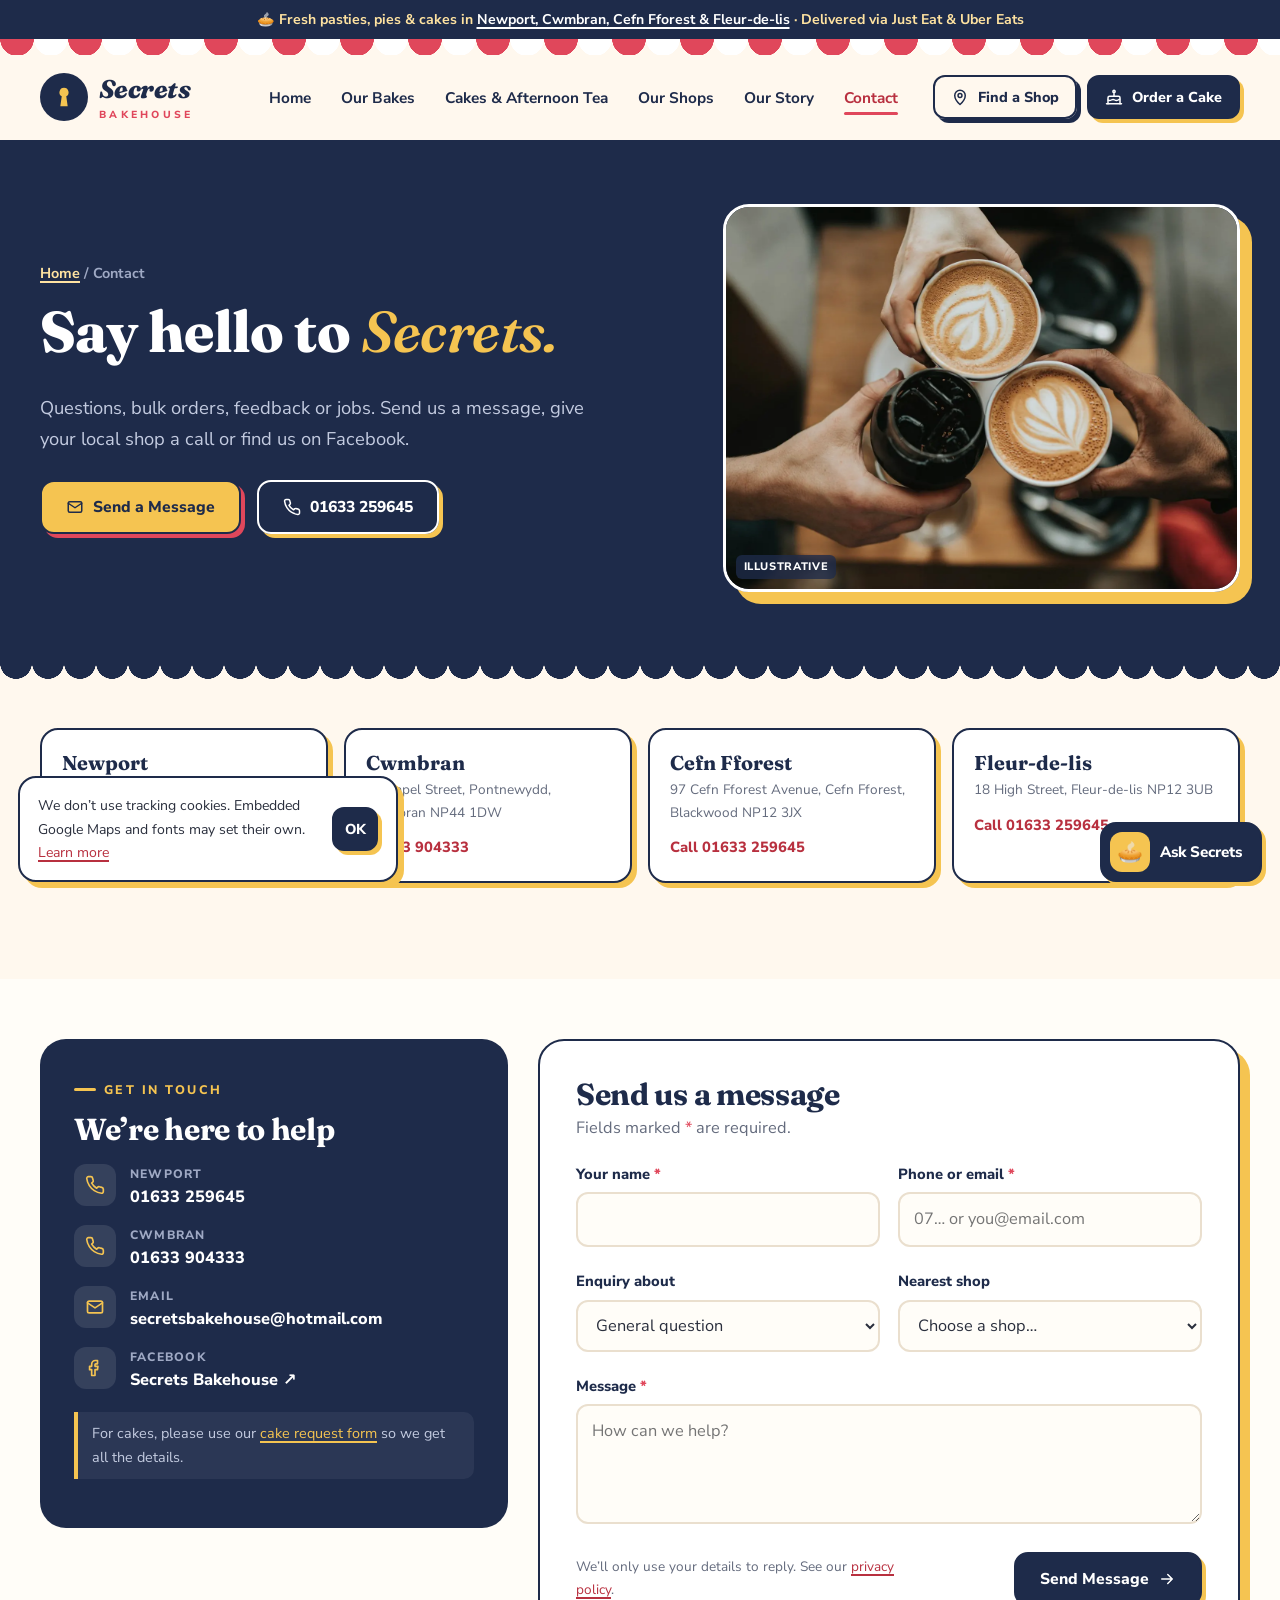
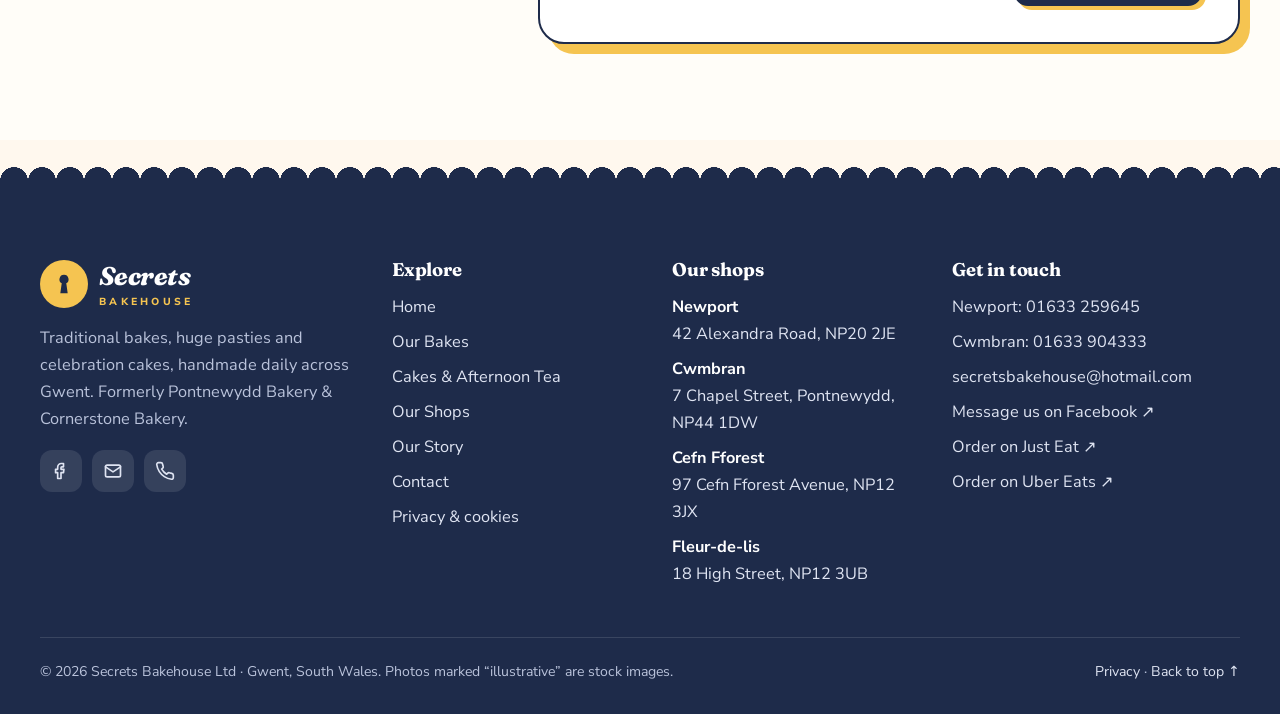
<file: secrets-bakehouse-WEBSITE/contact.html>
<!doctype html>
<html lang="en-GB" class="no-js">
<head>
<meta charset="utf-8">
<meta name="viewport" content="width=device-width, initial-scale=1, viewport-fit=cover">
<title>Contact Secrets Bakehouse | Newport 01633 259645 · Cwmbran 01633 904333</title>
<meta name="description" content="Contact Secrets Bakehouse: call Newport on 01633 259645 or Cwmbran on 01633 904333, email secretsbakehouse@hotmail.com, or send a message for bulk orders, allergens and jobs.">
<link rel="canonical" href="https://www.secretsbakehouse.co.uk/contact.html">
<meta name="theme-color" content="#1e2b4a">
<meta property="og:type" content="website">
<meta property="og:site_name" content="Secrets Bakehouse">
<meta property="og:title" content="Contact Secrets Bakehouse | Newport 01633 259645 · Cwmbran 01633 904333">
<meta property="og:description" content="Contact Secrets Bakehouse: call Newport on 01633 259645 or Cwmbran on 01633 904333, email secretsbakehouse@hotmail.com, or send a message for bulk orders, allergens and jobs.">
<meta property="og:url" content="https://www.secretsbakehouse.co.uk/contact.html">
<meta property="og:image" content="https://www.secretsbakehouse.co.uk/og-image.jpg">
<meta property="og:locale" content="en_GB">
<meta name="twitter:card" content="summary_large_image">
<link rel="icon" href="favicon.png" type="image/png">
<link rel="apple-touch-icon" href="favicon.png">
<link rel="manifest" href="site.webmanifest">
<link rel="preconnect" href="https://fonts.googleapis.com">
<link rel="preconnect" href="https://fonts.gstatic.com" crossorigin>
<link href="https://fonts.googleapis.com/css2?family=Fraunces:ital,opsz,wght@0,9..144,600;0,9..144,700;0,9..144,800;1,9..144,600;1,9..144,800&family=Nunito+Sans:opsz,wght@6..12,400;6..12,600;6..12,700;6..12,800;6..12,900&display=swap" rel="stylesheet">
<link rel="stylesheet" href="styles.css">
<script type="application/ld+json">{"@context": "https://schema.org", "@type": "Bakery", "name": "Secrets Bakehouse", "url": "https://www.secretsbakehouse.co.uk", "telephone": "+441633259645", "email": "secretsbakehouse@hotmail.com", "image": "https://www.secretsbakehouse.co.uk/og-image.jpg", "servesCuisine": ["Bakery", "British", "Welsh"], "priceRange": "£", "alternateName": ["Pontnewydd Bakery", "Cornerstone Bakery"], "address": {"@type": "PostalAddress", "streetAddress": "42 Alexandra Road", "addressLocality": "Newport", "postalCode": "NP20 2JE", "addressRegion": "Gwent", "addressCountry": "GB"}, "areaServed": ["Newport", "Cwmbran", "Cefn Fforest", "Fleur-de-lis", "Blackwood", "Gwent"], "department": [{"@type": "Bakery", "name": "Secrets Bakehouse Cwmbran", "address": {"@type": "PostalAddress", "streetAddress": "7 Chapel Street, Pontnewydd", "addressLocality": "Cwmbran", "postalCode": "NP44 1DW", "addressCountry": "GB"}, "telephone": "+441633904333"}, {"@type": "Bakery", "name": "Secrets Bakehouse Cefn Fforest", "address": {"@type": "PostalAddress", "streetAddress": "97 Cefn Fforest Avenue", "addressLocality": "Cefn Fforest, Blackwood", "postalCode": "NP12 3JX", "addressCountry": "GB"}}, {"@type": "Bakery", "name": "Secrets Bakehouse Fleur-de-lis", "address": {"@type": "PostalAddress", "streetAddress": "18 High Street", "addressLocality": "Fleur-de-lis", "postalCode": "NP12 3UB", "addressCountry": "GB"}}], "sameAs": ["https://www.facebook.com/p/Secrets-Bakehouse-100084526566130/"]}</script>
<script defer src="site-config.js"></script>
<script defer src="main.js"></script>
<script defer src="chatbot.js"></script>
</head>
<body>
<a class="skip" href="#main">Skip to content</a>
<div class="announce">🥧 Fresh pasties, pies &amp; cakes in <a href="shops.html">Newport, Cwmbran, Cefn Fforest &amp; Fleur-de-lis</a> · Delivered via Just Eat &amp; Uber Eats</div>
<header class="hdr">
  <div class="awning" aria-hidden="true"></div>
  <div class="wrap hdr-in">
    <a class="logo" href="index.html" aria-label="Secrets Bakehouse home"><span class="mark"><svg viewBox="0 0 24 24" aria-hidden="true"><path fill="currentColor" d="M12 3.5a4.2 4.2 0 0 0-2.1 7.84L8.6 20.5h6.8l-1.3-9.16A4.2 4.2 0 0 0 12 3.5z"/></svg></span><span class="wm"><b>Secrets</b><small>Bakehouse</small></span></a>
    <nav class="nav" id="nav" aria-label="Main"><ul><li><a href="index.html">Home</a></li><li><a href="menu.html">Our Bakes</a></li><li><a href="cakes.html">Cakes & Afternoon Tea</a></li><li><a href="shops.html">Our Shops</a></li><li><a href="about.html">Our Story</a></li><li><a href="contact.html" aria-current="page">Contact</a></li>
      <li class="m-only"><a class="btn btn-block" href="cakes.html#cake-form"><svg viewBox="0 0 24 24" fill="none" stroke="currentColor" stroke-width="2" stroke-linecap="round" stroke-linejoin="round" aria-hidden="true"><path d="M4 21v-8a2 2 0 0 1 2-2h12a2 2 0 0 1 2 2v8"/><path d="M4 16c1.5 1 3 1 4.5 0s3-1 4.5 0 3 1 4.5 0 2-1 2-1M2 21h20M12 7v4M12 3a1.5 1.5 0 0 1 0 3 1.5 1.5 0 0 1 0-3z"/></svg> Order a Cake</a></li>
      <li class="m-only"><a href="tel:+441633259645"><svg viewBox="0 0 24 24" fill="none" stroke="currentColor" stroke-width="2" stroke-linecap="round" stroke-linejoin="round" aria-hidden="true"><path d="M22 16.9v3a2 2 0 0 1-2.2 2 19.8 19.8 0 0 1-8.6-3.1 19.5 19.5 0 0 1-6-6A19.8 19.8 0 0 1 2.1 4.2 2 2 0 0 1 4.1 2h3a2 2 0 0 1 2 1.7c.1.9.4 1.8.7 2.7a2 2 0 0 1-.5 2.1L8 9.8a16 16 0 0 0 6 6l1.3-1.3a2 2 0 0 1 2.1-.4c.9.3 1.8.6 2.7.7a2 2 0 0 1 1.7 2z"/></svg> 01633 259645</a></li></ul></nav>
    <div class="hdr-cta">
      <a class="btn btn-line btn-sm" href="shops.html"><svg viewBox="0 0 24 24" fill="none" stroke="currentColor" stroke-width="2" stroke-linecap="round" stroke-linejoin="round" aria-hidden="true"><path d="M12 22s7-6.2 7-12a7 7 0 0 0-14 0c0 5.8 7 12 7 12z"/><circle cx="12" cy="10" r="2.6"/></svg> Find a Shop</a>
      <a class="btn btn-sm" href="cakes.html#cake-form"><svg viewBox="0 0 24 24" fill="none" stroke="currentColor" stroke-width="2" stroke-linecap="round" stroke-linejoin="round" aria-hidden="true"><path d="M4 21v-8a2 2 0 0 1 2-2h12a2 2 0 0 1 2 2v8"/><path d="M4 16c1.5 1 3 1 4.5 0s3-1 4.5 0 3 1 4.5 0 2-1 2-1M2 21h20M12 7v4M12 3a1.5 1.5 0 0 1 0 3 1.5 1.5 0 0 1 0-3z"/></svg> Order a Cake</a>
      <button class="burger" aria-label="Open menu" aria-expanded="false" aria-controls="nav"><span></span><span></span><span></span></button>
    </div>
  </div>
</header>
<main id="main">
<section class="phero"><div class="wrap phero-in">
  <div class="load"><div class="crumbs"><a href="index.html">Home</a> / Contact</div><h1>Say hello to <em>Secrets.</em></h1><p class="lead">Questions, bulk orders, feedback or jobs. Send us a message, give your local shop a call or find us on Facebook.</p><div class="btn-row"><a class="btn btn-butter" href="#enquiry"><svg viewBox="0 0 24 24" fill="none" stroke="currentColor" stroke-width="2" stroke-linecap="round" stroke-linejoin="round" aria-hidden="true"><rect x="3" y="5" width="18" height="14" rx="2"/><path d="m3 7 9 6 9-6"/></svg> Send a Message</a><a class="btn btn-ghost" href="tel:+441633259645"><svg viewBox="0 0 24 24" fill="none" stroke="currentColor" stroke-width="2" stroke-linecap="round" stroke-linejoin="round" aria-hidden="true"><path d="M22 16.9v3a2 2 0 0 1-2.2 2 19.8 19.8 0 0 1-8.6-3.1 19.5 19.5 0 0 1-6-6A19.8 19.8 0 0 1 2.1 4.2 2 2 0 0 1 4.1 2h3a2 2 0 0 1 2 1.7c.1.9.4 1.8.7 2.7a2 2 0 0 1-.5 2.1L8 9.8a16 16 0 0 0 6 6l1.3-1.3a2 2 0 0 1 2.1-.4c.9.3 1.8.6 2.7.7a2 2 0 0 1 1.7 2z"/></svg> 01633 259645</a></div></div>
  <div class="pic load"><img src="coffee-cheers.webp" alt="" width="1400" height="1000"><span class="lbl">Illustrative</span></div>
</div></section>
<section class="sec" style="padding-top:40px"><div class="wrap"><div class="shops-mini"><a class="smini rv d1" href="shops.html#newport"><b>Newport</b><small>42 Alexandra Road, Newport NP20 2JE</small><span>01633 259645</span></a><a class="smini rv d2" href="shops.html#cwmbran"><b>Cwmbran</b><small>7 Chapel Street, Pontnewydd, Cwmbran NP44 1DW</small><span>01633 904333</span></a><a class="smini rv d3" href="shops.html#cefn-fforest"><b>Cefn Fforest</b><small>97 Cefn Fforest Avenue, Cefn Fforest, Blackwood NP12 3JX</small><span>Call 01633 259645</span></a><a class="smini rv d4" href="shops.html#fleur-de-lis"><b>Fleur-de-lis</b><small>18 High Street, Fleur-de-lis NP12 3UB</small><span>Call 01633 259645</span></a></div></div></section>
<section class="sec sec-paper" id="enquiry" style="padding-top:60px">
  <div class="wrap form-wrap">
    <aside class="form-side rv">
      <span class="eyebrow">Get in touch</span><h2>We’re here to help</h2>
      <ul class="vlist">
        <li><i><svg viewBox="0 0 24 24" fill="none" stroke="currentColor" stroke-width="2" stroke-linecap="round" stroke-linejoin="round" aria-hidden="true"><path d="M22 16.9v3a2 2 0 0 1-2.2 2 19.8 19.8 0 0 1-8.6-3.1 19.5 19.5 0 0 1-6-6A19.8 19.8 0 0 1 2.1 4.2 2 2 0 0 1 4.1 2h3a2 2 0 0 1 2 1.7c.1.9.4 1.8.7 2.7a2 2 0 0 1-.5 2.1L8 9.8a16 16 0 0 0 6 6l1.3-1.3a2 2 0 0 1 2.1-.4c.9.3 1.8.6 2.7.7a2 2 0 0 1 1.7 2z"/></svg></i><div><small>Newport</small><a href="tel:+441633259645">01633 259645</a></div></li>
        <li><i><svg viewBox="0 0 24 24" fill="none" stroke="currentColor" stroke-width="2" stroke-linecap="round" stroke-linejoin="round" aria-hidden="true"><path d="M22 16.9v3a2 2 0 0 1-2.2 2 19.8 19.8 0 0 1-8.6-3.1 19.5 19.5 0 0 1-6-6A19.8 19.8 0 0 1 2.1 4.2 2 2 0 0 1 4.1 2h3a2 2 0 0 1 2 1.7c.1.9.4 1.8.7 2.7a2 2 0 0 1-.5 2.1L8 9.8a16 16 0 0 0 6 6l1.3-1.3a2 2 0 0 1 2.1-.4c.9.3 1.8.6 2.7.7a2 2 0 0 1 1.7 2z"/></svg></i><div><small>Cwmbran</small><a href="tel:+441633904333">01633 904333</a></div></li>
        <li><i><svg viewBox="0 0 24 24" fill="none" stroke="currentColor" stroke-width="2" stroke-linecap="round" stroke-linejoin="round" aria-hidden="true"><rect x="3" y="5" width="18" height="14" rx="2"/><path d="m3 7 9 6 9-6"/></svg></i><div><small>Email</small><a href="mailto:secretsbakehouse@hotmail.com">secretsbakehouse@hotmail.com</a></div></li>
        <li><i><svg viewBox="0 0 24 24" fill="none" stroke="currentColor" stroke-width="2" stroke-linecap="round" stroke-linejoin="round" aria-hidden="true"><path d="M15 3h-2.5A4.5 4.5 0 0 0 8 7.5V10H5.5v4H8v7h4v-7h3l.5-4H12V8a1 1 0 0 1 1-1h2z"/></svg></i><div><small>Facebook</small><a href="https://www.facebook.com/p/Secrets-Bakehouse-100084526566130/" target="_blank" rel="noopener">Secrets Bakehouse ↗</a></div></li>
      </ul>
      <p class="note" style="background:rgba(255,255,255,.06);color:#c3cbe0">For cakes, please use our <a href="cakes.html#cake-form" style="color:var(--butter)">cake request form</a> so we get all the details.</p>
    </aside>
    <div class="form-card rv d1">
      <h2>Send us a message</h2>
      <p style="color:var(--muted)">Fields marked <span class="req">*</span> are required.</p>
      <form id="enquiry-form" data-send="Website enquiry" novalidate>
        <div class="fgrid">
          <div class="f"><label for="name">Your name <span class="req">*</span></label><input id="name" name="name" autocomplete="name" required maxlength="80"><span class="err" role="alert"></span></div>
          <div class="f"><label for="contact">Phone or email <span class="req">*</span></label><input id="contact" name="contact" required maxlength="120" placeholder="07… or you@email.com"><span class="err" role="alert"></span></div>
          <div class="f"><label for="topic">Enquiry about</label><select id="topic" name="topic"><option value="general">General question</option><option value="bulk">Bulk or party order</option><option value="allergens">Allergens &amp; ingredients</option><option value="jobs">Jobs at Secrets</option><option value="feedback">Feedback</option><option value="other">Something else</option></select></div>
          <div class="f"><label for="c-shop">Nearest shop</label><select id="c-shop" name="shop"><option value="">Choose a shop…</option><option value="newport">Newport, 42 Alexandra Road</option><option value="cwmbran">Cwmbran, 7 Chapel Street, Pontnewydd</option><option value="cefn-fforest">Cefn Fforest, 97 Cefn Fforest Avenue</option><option value="fleur-de-lis">Fleur-de-lis, 18 High Street</option></select><span class="err" role="alert"></span></div>
          <div class="f full"><label for="message">Message <span class="req">*</span></label><textarea id="message" name="message" required maxlength="2000" placeholder="How can we help?"></textarea><span class="err" role="alert"></span></div>
          <div class="hp" aria-hidden="true"><label for="_honey">Leave this empty</label><input id="_honey" name="_honey" tabindex="-1" autocomplete="off"></div>
        </div>
        <div class="form-foot"><small>We’ll only use your details to reply. See our <a href="privacy.html">privacy policy</a>.</small><button class="btn" type="submit"><span class="spinner" aria-hidden="true"></span>Send Message <svg class="arr" viewBox="0 0 24 24" fill="none" stroke="currentColor" stroke-width="2" stroke-linecap="round" stroke-linejoin="round" aria-hidden="true"><path d="M5 12h14M13 6l6 6-6 6"/></svg></button></div>
        <div class="status" role="status" aria-live="polite"></div>
      </form>
    </div>
  </div>
</section>
</main>
<footer class="foot">
  <div class="wrap foot-grid">
    <div>
      <a class="logo" href="index.html" aria-label="Secrets Bakehouse home"><span class="mark"><svg viewBox="0 0 24 24" aria-hidden="true"><path fill="currentColor" d="M12 3.5a4.2 4.2 0 0 0-2.1 7.84L8.6 20.5h6.8l-1.3-9.16A4.2 4.2 0 0 0 12 3.5z"/></svg></span><span class="wm"><b>Secrets</b><small>Bakehouse</small></span></a>
      <p>Traditional bakes, huge pasties and celebration cakes, handmade daily across Gwent. Formerly Pontnewydd Bakery &amp; Cornerstone Bakery.</p>
      <div class="socials"><a href="https://www.facebook.com/p/Secrets-Bakehouse-100084526566130/" target="_blank" rel="noopener" aria-label="Secrets Bakehouse on Facebook"><svg viewBox="0 0 24 24" fill="none" stroke="currentColor" stroke-width="2" stroke-linecap="round" stroke-linejoin="round" aria-hidden="true"><path d="M15 3h-2.5A4.5 4.5 0 0 0 8 7.5V10H5.5v4H8v7h4v-7h3l.5-4H12V8a1 1 0 0 1 1-1h2z"/></svg></a><a href="mailto:secretsbakehouse@hotmail.com" aria-label="Email Secrets Bakehouse"><svg viewBox="0 0 24 24" fill="none" stroke="currentColor" stroke-width="2" stroke-linecap="round" stroke-linejoin="round" aria-hidden="true"><rect x="3" y="5" width="18" height="14" rx="2"/><path d="m3 7 9 6 9-6"/></svg></a><a href="tel:+441633259645" aria-label="Call Secrets Bakehouse"><svg viewBox="0 0 24 24" fill="none" stroke="currentColor" stroke-width="2" stroke-linecap="round" stroke-linejoin="round" aria-hidden="true"><path d="M22 16.9v3a2 2 0 0 1-2.2 2 19.8 19.8 0 0 1-8.6-3.1 19.5 19.5 0 0 1-6-6A19.8 19.8 0 0 1 2.1 4.2 2 2 0 0 1 4.1 2h3a2 2 0 0 1 2 1.7c.1.9.4 1.8.7 2.7a2 2 0 0 1-.5 2.1L8 9.8a16 16 0 0 0 6 6l1.3-1.3a2 2 0 0 1 2.1-.4c.9.3 1.8.6 2.7.7a2 2 0 0 1 1.7 2z"/></svg></a></div>
    </div>
    <div><h4>Explore</h4><ul><li><a href="index.html">Home</a></li><li><a href="menu.html">Our Bakes</a></li><li><a href="cakes.html">Cakes & Afternoon Tea</a></li><li><a href="shops.html">Our Shops</a></li><li><a href="about.html">Our Story</a></li><li><a href="contact.html">Contact</a></li><li><a href="privacy.html">Privacy &amp; cookies</a></li></ul></div>
    <div><h4>Our shops</h4><ul><li><a href="shops.html#newport"><b style="color:#fff">Newport</b><br>42 Alexandra Road, NP20 2JE</a></li><li><a href="shops.html#cwmbran"><b style="color:#fff">Cwmbran</b><br>7 Chapel Street, Pontnewydd, NP44 1DW</a></li><li><a href="shops.html#cefn-fforest"><b style="color:#fff">Cefn Fforest</b><br>97 Cefn Fforest Avenue, NP12 3JX</a></li><li><a href="shops.html#fleur-de-lis"><b style="color:#fff">Fleur-de-lis</b><br>18 High Street, NP12 3UB</a></li></ul></div>
    <div><h4>Get in touch</h4><ul>
      <li><a href="tel:+441633259645">Newport: 01633 259645</a></li>
      <li><a href="tel:+441633904333">Cwmbran: 01633 904333</a></li>
      <li><a href="mailto:secretsbakehouse@hotmail.com">secretsbakehouse@hotmail.com</a></li>
      <li><a href="https://www.facebook.com/p/Secrets-Bakehouse-100084526566130/" target="_blank" rel="noopener">Message us on Facebook ↗</a></li>
      <li><a href="https://www.just-eat.co.uk/" target="_blank" rel="noopener">Order on Just Eat ↗</a></li>
      <li><a href="https://www.ubereats.com/gb/search?q=Secrets%20Bakehouse" target="_blank" rel="noopener">Order on Uber Eats ↗</a></li>
    </ul></div>
  </div>
  <div class="wrap foot-bottom"><span>© <span data-year>2026</span> Secrets Bakehouse Ltd · Gwent, South Wales. Photos marked “illustrative” are stock images.</span><span><a href="privacy.html">Privacy</a> · <a href="#main">Back to top ↑</a></span></div>
</footer>
<div class="mbar"><a class="btn btn-line" href="tel:+441633259645"><svg viewBox="0 0 24 24" fill="none" stroke="currentColor" stroke-width="2" stroke-linecap="round" stroke-linejoin="round" aria-hidden="true"><path d="M22 16.9v3a2 2 0 0 1-2.2 2 19.8 19.8 0 0 1-8.6-3.1 19.5 19.5 0 0 1-6-6A19.8 19.8 0 0 1 2.1 4.2 2 2 0 0 1 4.1 2h3a2 2 0 0 1 2 1.7c.1.9.4 1.8.7 2.7a2 2 0 0 1-.5 2.1L8 9.8a16 16 0 0 0 6 6l1.3-1.3a2 2 0 0 1 2.1-.4c.9.3 1.8.6 2.7.7a2 2 0 0 1 1.7 2z"/></svg> Call</a><a class="btn" href="shops.html"><svg viewBox="0 0 24 24" fill="none" stroke="currentColor" stroke-width="2" stroke-linecap="round" stroke-linejoin="round" aria-hidden="true"><path d="M12 22s7-6.2 7-12a7 7 0 0 0-14 0c0 5.8 7 12 7 12z"/><circle cx="12" cy="10" r="2.6"/></svg> Find a Shop</a></div>
<div class="cookie" hidden><p>We don’t use tracking cookies. Embedded Google Maps and fonts may set their own. <a href="privacy.html">Learn more</a></p><button class="btn btn-sm" type="button">OK</button></div>
</body>
</html>
</file>
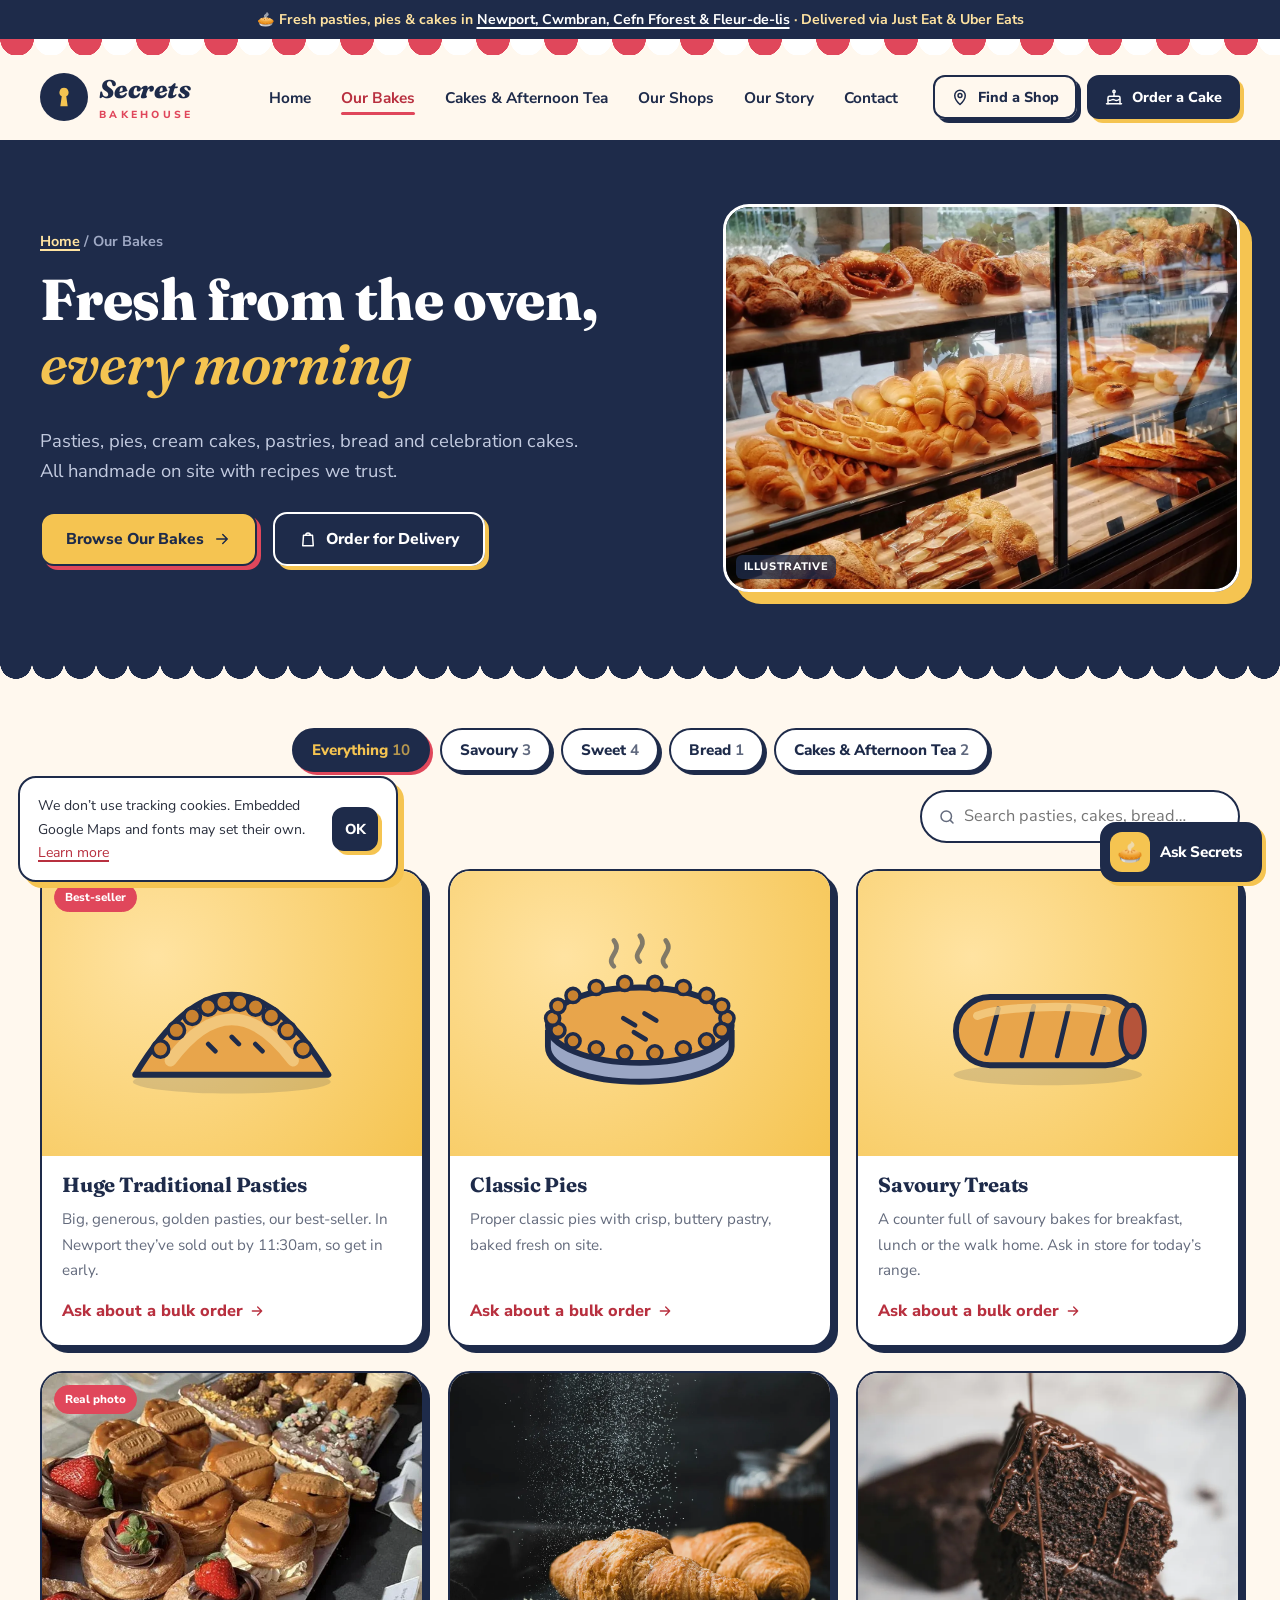
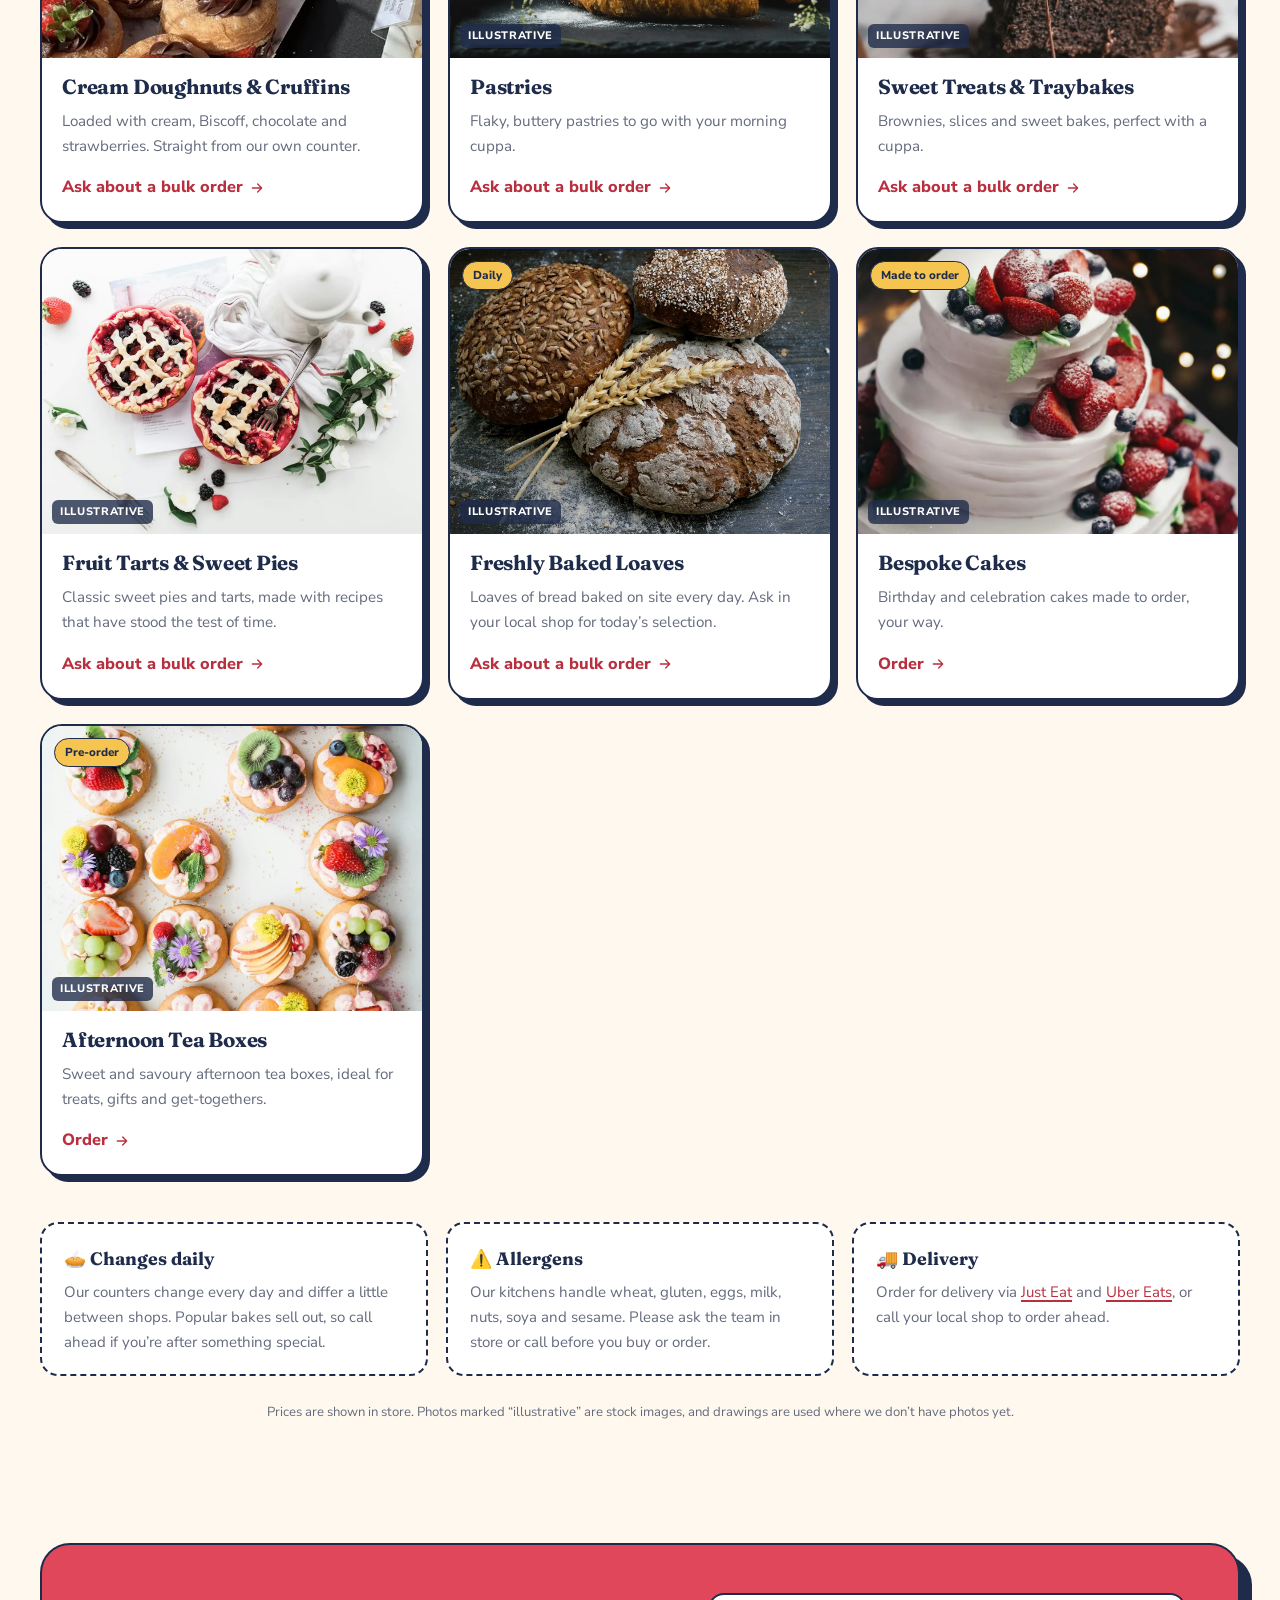
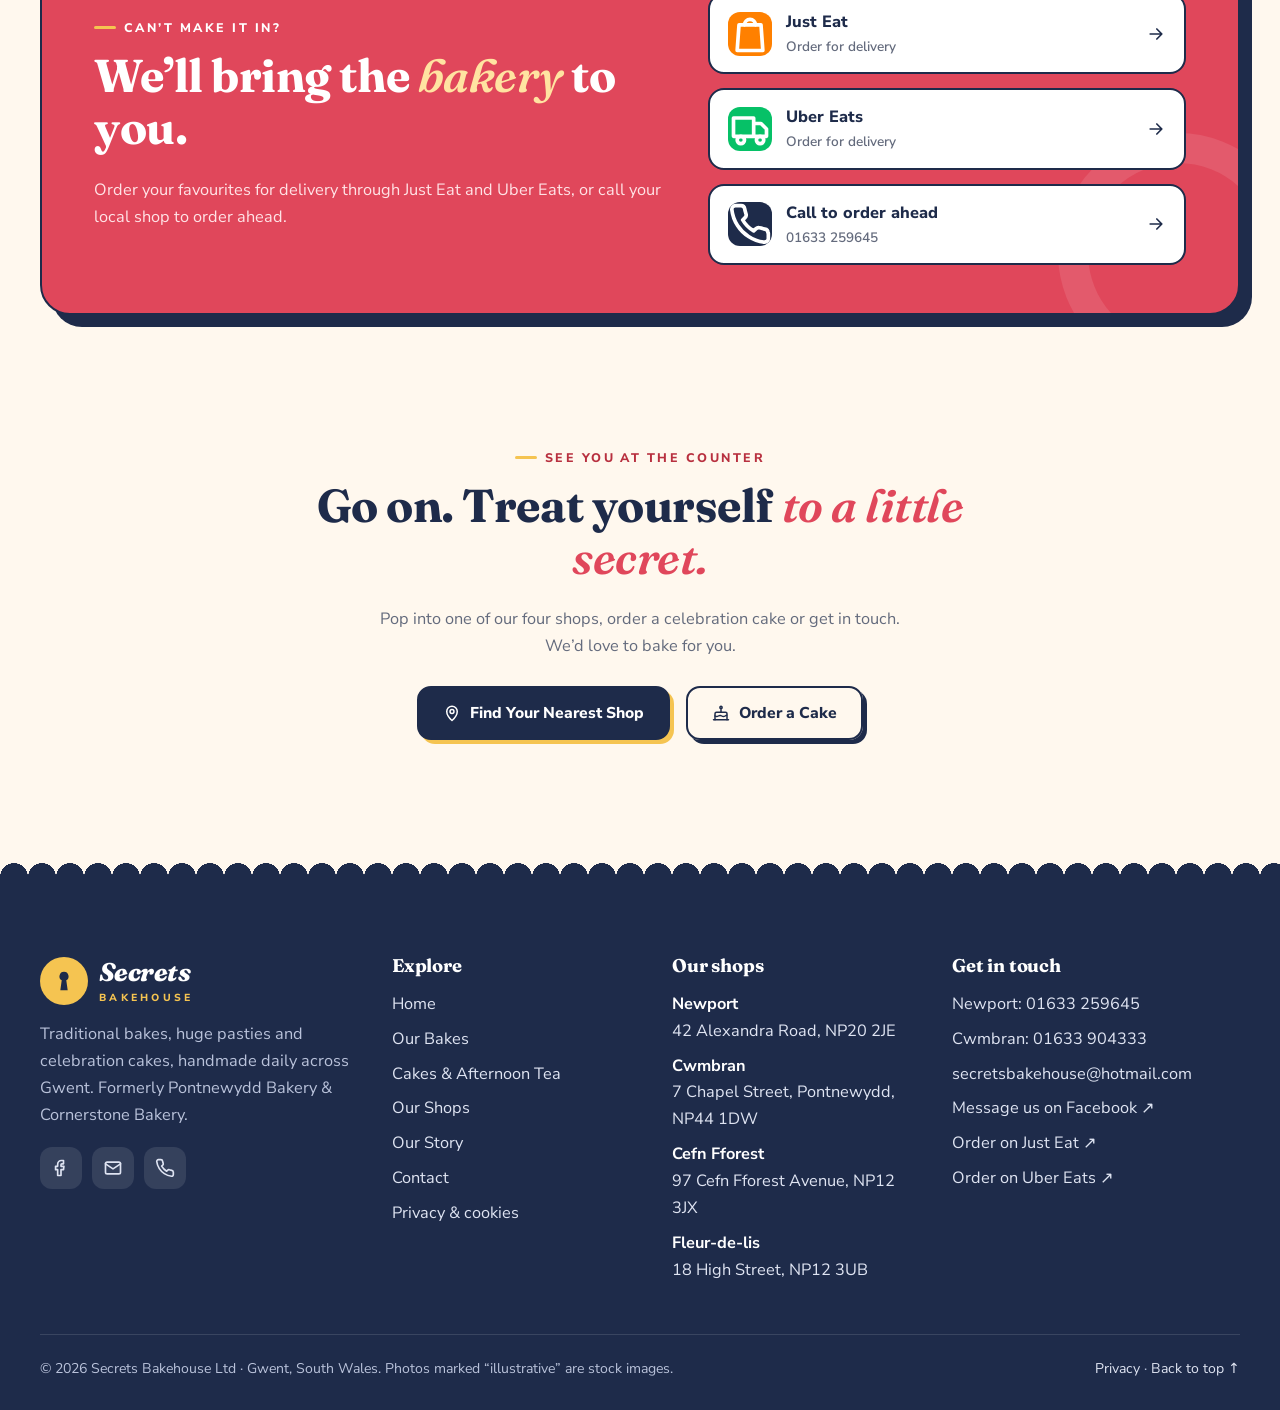
<file: secrets-bakehouse-WEBSITE/menu.html>
<!doctype html>
<html lang="en-GB" class="no-js">
<head>
<meta charset="utf-8">
<meta name="viewport" content="width=device-width, initial-scale=1, viewport-fit=cover">
<title>Our Bakes: Pasties, Pies, Cakes &amp; Bread | Secrets Bakehouse Gwent</title>
<meta name="description" content="Huge traditional pasties, classic pies, cream doughnuts, pastries, fresh loaves, bespoke cakes and afternoon tea boxes, baked daily at Secrets Bakehouse in Newport and Cwmbran.">
<link rel="canonical" href="https://www.secretsbakehouse.co.uk/menu.html">
<meta name="theme-color" content="#1e2b4a">
<meta property="og:type" content="website">
<meta property="og:site_name" content="Secrets Bakehouse">
<meta property="og:title" content="Our Bakes: Pasties, Pies, Cakes &amp; Bread | Secrets Bakehouse Gwent">
<meta property="og:description" content="Huge traditional pasties, classic pies, cream doughnuts, pastries, fresh loaves, bespoke cakes and afternoon tea boxes, baked daily at Secrets Bakehouse in Newport and Cwmbran.">
<meta property="og:url" content="https://www.secretsbakehouse.co.uk/menu.html">
<meta property="og:image" content="https://www.secretsbakehouse.co.uk/og-image.jpg">
<meta property="og:locale" content="en_GB">
<meta name="twitter:card" content="summary_large_image">
<link rel="icon" href="favicon.png" type="image/png">
<link rel="apple-touch-icon" href="favicon.png">
<link rel="manifest" href="site.webmanifest">
<link rel="preconnect" href="https://fonts.googleapis.com">
<link rel="preconnect" href="https://fonts.gstatic.com" crossorigin>
<link href="https://fonts.googleapis.com/css2?family=Fraunces:ital,opsz,wght@0,9..144,600;0,9..144,700;0,9..144,800;1,9..144,600;1,9..144,800&family=Nunito+Sans:opsz,wght@6..12,400;6..12,600;6..12,700;6..12,800;6..12,900&display=swap" rel="stylesheet">
<link rel="stylesheet" href="styles.css">
<script type="application/ld+json">{"@context": "https://schema.org", "@type": "Bakery", "name": "Secrets Bakehouse", "url": "https://www.secretsbakehouse.co.uk", "telephone": "+441633259645", "email": "secretsbakehouse@hotmail.com", "image": "https://www.secretsbakehouse.co.uk/og-image.jpg", "servesCuisine": ["Bakery", "British", "Welsh"], "priceRange": "£", "alternateName": ["Pontnewydd Bakery", "Cornerstone Bakery"], "address": {"@type": "PostalAddress", "streetAddress": "42 Alexandra Road", "addressLocality": "Newport", "postalCode": "NP20 2JE", "addressRegion": "Gwent", "addressCountry": "GB"}, "areaServed": ["Newport", "Cwmbran", "Cefn Fforest", "Fleur-de-lis", "Blackwood", "Gwent"], "department": [{"@type": "Bakery", "name": "Secrets Bakehouse Cwmbran", "address": {"@type": "PostalAddress", "streetAddress": "7 Chapel Street, Pontnewydd", "addressLocality": "Cwmbran", "postalCode": "NP44 1DW", "addressCountry": "GB"}, "telephone": "+441633904333"}, {"@type": "Bakery", "name": "Secrets Bakehouse Cefn Fforest", "address": {"@type": "PostalAddress", "streetAddress": "97 Cefn Fforest Avenue", "addressLocality": "Cefn Fforest, Blackwood", "postalCode": "NP12 3JX", "addressCountry": "GB"}}, {"@type": "Bakery", "name": "Secrets Bakehouse Fleur-de-lis", "address": {"@type": "PostalAddress", "streetAddress": "18 High Street", "addressLocality": "Fleur-de-lis", "postalCode": "NP12 3UB", "addressCountry": "GB"}}], "sameAs": ["https://www.facebook.com/p/Secrets-Bakehouse-100084526566130/"]}</script>
<script defer src="site-config.js"></script>
<script defer src="main.js"></script>
<script defer src="chatbot.js"></script>
</head>
<body>
<a class="skip" href="#main">Skip to content</a>
<div class="announce">🥧 Fresh pasties, pies &amp; cakes in <a href="shops.html">Newport, Cwmbran, Cefn Fforest &amp; Fleur-de-lis</a> · Delivered via Just Eat &amp; Uber Eats</div>
<header class="hdr">
  <div class="awning" aria-hidden="true"></div>
  <div class="wrap hdr-in">
    <a class="logo" href="index.html" aria-label="Secrets Bakehouse home"><span class="mark"><svg viewBox="0 0 24 24" aria-hidden="true"><path fill="currentColor" d="M12 3.5a4.2 4.2 0 0 0-2.1 7.84L8.6 20.5h6.8l-1.3-9.16A4.2 4.2 0 0 0 12 3.5z"/></svg></span><span class="wm"><b>Secrets</b><small>Bakehouse</small></span></a>
    <nav class="nav" id="nav" aria-label="Main"><ul><li><a href="index.html">Home</a></li><li><a href="menu.html" aria-current="page">Our Bakes</a></li><li><a href="cakes.html">Cakes & Afternoon Tea</a></li><li><a href="shops.html">Our Shops</a></li><li><a href="about.html">Our Story</a></li><li><a href="contact.html">Contact</a></li>
      <li class="m-only"><a class="btn btn-block" href="cakes.html#cake-form"><svg viewBox="0 0 24 24" fill="none" stroke="currentColor" stroke-width="2" stroke-linecap="round" stroke-linejoin="round" aria-hidden="true"><path d="M4 21v-8a2 2 0 0 1 2-2h12a2 2 0 0 1 2 2v8"/><path d="M4 16c1.5 1 3 1 4.5 0s3-1 4.5 0 3 1 4.5 0 2-1 2-1M2 21h20M12 7v4M12 3a1.5 1.5 0 0 1 0 3 1.5 1.5 0 0 1 0-3z"/></svg> Order a Cake</a></li>
      <li class="m-only"><a href="tel:+441633259645"><svg viewBox="0 0 24 24" fill="none" stroke="currentColor" stroke-width="2" stroke-linecap="round" stroke-linejoin="round" aria-hidden="true"><path d="M22 16.9v3a2 2 0 0 1-2.2 2 19.8 19.8 0 0 1-8.6-3.1 19.5 19.5 0 0 1-6-6A19.8 19.8 0 0 1 2.1 4.2 2 2 0 0 1 4.1 2h3a2 2 0 0 1 2 1.7c.1.9.4 1.8.7 2.7a2 2 0 0 1-.5 2.1L8 9.8a16 16 0 0 0 6 6l1.3-1.3a2 2 0 0 1 2.1-.4c.9.3 1.8.6 2.7.7a2 2 0 0 1 1.7 2z"/></svg> 01633 259645</a></li></ul></nav>
    <div class="hdr-cta">
      <a class="btn btn-line btn-sm" href="shops.html"><svg viewBox="0 0 24 24" fill="none" stroke="currentColor" stroke-width="2" stroke-linecap="round" stroke-linejoin="round" aria-hidden="true"><path d="M12 22s7-6.2 7-12a7 7 0 0 0-14 0c0 5.8 7 12 7 12z"/><circle cx="12" cy="10" r="2.6"/></svg> Find a Shop</a>
      <a class="btn btn-sm" href="cakes.html#cake-form"><svg viewBox="0 0 24 24" fill="none" stroke="currentColor" stroke-width="2" stroke-linecap="round" stroke-linejoin="round" aria-hidden="true"><path d="M4 21v-8a2 2 0 0 1 2-2h12a2 2 0 0 1 2 2v8"/><path d="M4 16c1.5 1 3 1 4.5 0s3-1 4.5 0 3 1 4.5 0 2-1 2-1M2 21h20M12 7v4M12 3a1.5 1.5 0 0 1 0 3 1.5 1.5 0 0 1 0-3z"/></svg> Order a Cake</a>
      <button class="burger" aria-label="Open menu" aria-expanded="false" aria-controls="nav"><span></span><span></span><span></span></button>
    </div>
  </div>
</header>
<main id="main">
<section class="phero"><div class="wrap phero-in">
  <div class="load"><div class="crumbs"><a href="index.html">Home</a> / Our Bakes</div><h1>Fresh from the oven, <em>every morning</em></h1><p class="lead">Pasties, pies, cream cakes, pastries, bread and celebration cakes. All handmade on site with recipes we trust.</p><div class="btn-row"><a class="btn btn-butter" href="#menu">Browse Our Bakes <svg class="arr" viewBox="0 0 24 24" fill="none" stroke="currentColor" stroke-width="2" stroke-linecap="round" stroke-linejoin="round" aria-hidden="true"><path d="M5 12h14M13 6l6 6-6 6"/></svg></a><a class="btn btn-ghost" href="https://www.just-eat.co.uk/" target="_blank" rel="noopener"><svg viewBox="0 0 24 24" fill="none" stroke="currentColor" stroke-width="2" stroke-linecap="round" stroke-linejoin="round" aria-hidden="true"><path d="M6 7h12l1 14H5z"/><path d="M9 7a3 3 0 0 1 6 0"/></svg> Order for Delivery</a></div></div>
  <div class="pic load"><img src="pastry-cabinet.webp" alt="" width="1400" height="1000"><span class="lbl">Illustrative</span></div>
</div></section>
<section class="sec" id="menu" style="padding-top:40px">
  <div class="wrap shop">
    <div class="mtabs rv" role="group" aria-label="Filter bakes"><button data-cat-btn="all" class="on" aria-pressed="true">Everything<span>10</span></button><button data-cat-btn="savoury" aria-pressed="false">Savoury<span>3</span></button><button data-cat-btn="sweet" aria-pressed="false">Sweet<span>4</span></button><button data-cat-btn="bread" aria-pressed="false">Bread<span>1</span></button><button data-cat-btn="cakes" aria-pressed="false">Cakes & Afternoon Tea<span>2</span></button></div>
    <div class="shop-top"><p id="count">Showing 10 items</p><label class="search"><span class="sr-only">Search our bakes</span><svg viewBox="0 0 24 24" fill="none" stroke="currentColor" stroke-width="2" stroke-linecap="round" stroke-linejoin="round" aria-hidden="true"><circle cx="11" cy="11" r="7"/><path d="m20 20-3.5-3.5"/></svg><input id="menu-search" type="search" placeholder="Search pasties, cakes, bread…"></label></div>
    <div class="products"><article class="pcard rv" data-cat="savoury" data-k="pasty pasties cornish"><div class="ph"><div class="illo"><svg viewBox="0 0 200 140" role="img" aria-label="Illustration of a traditional pasty"><ellipse cx="100" cy="128" rx="84" ry="10" fill="#1e2b4a" opacity=".15"/><path d="M18 122 Q100 -14 182 122 Z" fill="#e8a54b" stroke="#1e2b4a" stroke-width="5" stroke-linejoin="round"/><path d="M48 110 Q100 40 152 110" fill="none" stroke="#f6cf86" stroke-width="10" stroke-linecap="round" opacity=".8"/><circle cx="39.5" cy="100.2" r="7" fill="#c9822f" stroke="#1e2b4a" stroke-width="3"/><circle cx="52.9" cy="84.3" r="7" fill="#c9822f" stroke="#1e2b4a" stroke-width="3"/><circle cx="66.4" cy="72.4" r="7" fill="#c9822f" stroke="#1e2b4a" stroke-width="3"/><circle cx="79.8" cy="64.5" r="7" fill="#c9822f" stroke="#1e2b4a" stroke-width="3"/><circle cx="93.3" cy="60.5" r="7" fill="#c9822f" stroke="#1e2b4a" stroke-width="3"/><circle cx="106.7" cy="60.5" r="7" fill="#c9822f" stroke="#1e2b4a" stroke-width="3"/><circle cx="120.2" cy="64.5" r="7" fill="#c9822f" stroke="#1e2b4a" stroke-width="3"/><circle cx="133.6" cy="72.4" r="7" fill="#c9822f" stroke="#1e2b4a" stroke-width="3"/><circle cx="147.1" cy="84.3" r="7" fill="#c9822f" stroke="#1e2b4a" stroke-width="3"/><circle cx="160.5" cy="100.2" r="7" fill="#c9822f" stroke="#1e2b4a" stroke-width="3"/><path d="M80 96l6 6M100 90l6 6M120 96l6 6" stroke="#1e2b4a" stroke-width="4" stroke-linecap="round"/></svg></div><div class=tags><span class="tag hot">Best-seller</span></div></div><div class="bd"><h3>Huge Traditional Pasties</h3><p>Big, generous, golden pasties, our best-seller. In Newport they’ve sold out by 11:30am, so get in early.</p><a class="ask" href="contact.html?item=Huge Traditional Pasties#enquiry">Ask about a bulk order <svg viewBox="0 0 24 24" fill="none" stroke="currentColor" stroke-width="2" stroke-linecap="round" stroke-linejoin="round" aria-hidden="true"><path d="M5 12h14M13 6l6 6-6 6"/></svg></a></div></article><article class="pcard rv" data-cat="savoury" data-k="pie pies savoury"><div class="ph"><div class="illo"><svg viewBox="0 0 200 140" role="img" aria-label="Illustration of a classic pie"><g class="steam" fill="none" stroke="#1e2b4a" stroke-width="4" stroke-linecap="round" opacity=".55"><path d="M78 30c-8-8 8-12 0-22"/><path d="M100 26c-8-8 8-12 0-22"/><path d="M122 30c-8-8 8-12 0-22"/></g><path d="M22 84v14c0 18 35 30 78 30s78-12 78-30V84" fill="#9aa6c4" stroke="#1e2b4a" stroke-width="5"/><ellipse cx="100" cy="80" rx="78" ry="32" fill="#e8a54b" stroke="#1e2b4a" stroke-width="5"/><circle cx="174.0" cy="74.0" r="6" fill="#c9822f" stroke="#1e2b4a" stroke-width="3"/><circle cx="169.5" cy="84.3" r="6" fill="#c9822f" stroke="#1e2b4a" stroke-width="3"/><circle cx="156.7" cy="93.3" r="6" fill="#c9822f" stroke="#1e2b4a" stroke-width="3"/><circle cx="137.0" cy="100.0" r="6" fill="#c9822f" stroke="#1e2b4a" stroke-width="3"/><circle cx="112.8" cy="103.5" r="6" fill="#c9822f" stroke="#1e2b4a" stroke-width="3"/><circle cx="87.2" cy="103.5" r="6" fill="#c9822f" stroke="#1e2b4a" stroke-width="3"/><circle cx="63.0" cy="100.0" r="6" fill="#c9822f" stroke="#1e2b4a" stroke-width="3"/><circle cx="43.3" cy="93.3" r="6" fill="#c9822f" stroke="#1e2b4a" stroke-width="3"/><circle cx="30.5" cy="84.3" r="6" fill="#c9822f" stroke="#1e2b4a" stroke-width="3"/><circle cx="26.0" cy="74.0" r="6" fill="#c9822f" stroke="#1e2b4a" stroke-width="3"/><circle cx="30.5" cy="63.7" r="6" fill="#c9822f" stroke="#1e2b4a" stroke-width="3"/><circle cx="43.3" cy="54.7" r="6" fill="#c9822f" stroke="#1e2b4a" stroke-width="3"/><circle cx="63.0" cy="48.0" r="6" fill="#c9822f" stroke="#1e2b4a" stroke-width="3"/><circle cx="87.2" cy="44.5" r="6" fill="#c9822f" stroke="#1e2b4a" stroke-width="3"/><circle cx="112.8" cy="44.5" r="6" fill="#c9822f" stroke="#1e2b4a" stroke-width="3"/><circle cx="137.0" cy="48.0" r="6" fill="#c9822f" stroke="#1e2b4a" stroke-width="3"/><circle cx="156.7" cy="54.7" r="6" fill="#c9822f" stroke="#1e2b4a" stroke-width="3"/><circle cx="169.5" cy="63.7" r="6" fill="#c9822f" stroke="#1e2b4a" stroke-width="3"/><path d="M86 74l10 6M104 70l10 6M95 86l10 6" stroke="#1e2b4a" stroke-width="4" stroke-linecap="round"/></svg></div></div><div class="bd"><h3>Classic Pies</h3><p>Proper classic pies with crisp, buttery pastry, baked fresh on site.</p><a class="ask" href="contact.html?item=Classic Pies#enquiry">Ask about a bulk order <svg viewBox="0 0 24 24" fill="none" stroke="currentColor" stroke-width="2" stroke-linecap="round" stroke-linejoin="round" aria-hidden="true"><path d="M5 12h14M13 6l6 6-6 6"/></svg></a></div></article><article class="pcard rv" data-cat="savoury" data-k="sausage roll slice savoury"><div class="ph"><div class="illo"><svg viewBox="0 0 200 140" role="img" aria-label="Illustration of a savoury roll"><ellipse cx="100" cy="122" rx="80" ry="9" fill="#1e2b4a" opacity=".15"/><rect x="22" y="56" width="156" height="58" rx="29" fill="#e8a54b" stroke="#1e2b4a" stroke-width="5"/><ellipse cx="172" cy="85" rx="10" ry="22" fill="#b5543a" stroke="#1e2b4a" stroke-width="4"/><path d="M58 66l-10 38M88 64l-10 42M118 64l-10 42M148 66l-10 38" stroke="#1e2b4a" stroke-width="4" stroke-linecap="round"/><path d="M40 72c20-8 80-10 110-4" stroke="#f6cf86" stroke-width="7" stroke-linecap="round" fill="none" opacity=".8"/></svg></div></div><div class="bd"><h3>Savoury Treats</h3><p>A counter full of savoury bakes for breakfast, lunch or the walk home. Ask in store for today’s range.</p><a class="ask" href="contact.html?item=Savoury Treats#enquiry">Ask about a bulk order <svg viewBox="0 0 24 24" fill="none" stroke="currentColor" stroke-width="2" stroke-linecap="round" stroke-linejoin="round" aria-hidden="true"><path d="M5 12h14M13 6l6 6-6 6"/></svg></a></div></article><article class="pcard rv" data-cat="sweet" data-k="doughnut donut cruffin cream biscoff eclair"><div class="ph"><img src="secrets-counter.webp" alt="Cream Doughnuts &amp; Cruffins" loading="lazy"><div class=tags><span class="tag hot">Real photo</span></div></div><div class="bd"><h3>Cream Doughnuts & Cruffins</h3><p>Loaded with cream, Biscoff, chocolate and strawberries. Straight from our own counter.</p><a class="ask" href="contact.html?item=Cream Doughnuts &amp; Cruffins#enquiry">Ask about a bulk order <svg viewBox="0 0 24 24" fill="none" stroke="currentColor" stroke-width="2" stroke-linecap="round" stroke-linejoin="round" aria-hidden="true"><path d="M5 12h14M13 6l6 6-6 6"/></svg></a></div></article><article class="pcard rv" data-cat="sweet" data-k="pastry croissant"><div class="ph"><img src="croissants.webp" alt="Pastries" loading="lazy"><span class="lbl">Illustrative</span></div><div class="bd"><h3>Pastries</h3><p>Flaky, buttery pastries to go with your morning cuppa.</p><a class="ask" href="contact.html?item=Pastries#enquiry">Ask about a bulk order <svg viewBox="0 0 24 24" fill="none" stroke="currentColor" stroke-width="2" stroke-linecap="round" stroke-linejoin="round" aria-hidden="true"><path d="M5 12h14M13 6l6 6-6 6"/></svg></a></div></article><article class="pcard rv" data-cat="sweet" data-k="brownie traybake cake slice"><div class="ph"><img src="brownies.webp" alt="Sweet Treats &amp; Traybakes" loading="lazy"><span class="lbl">Illustrative</span></div><div class="bd"><h3>Sweet Treats & Traybakes</h3><p>Brownies, slices and sweet bakes, perfect with a cuppa.</p><a class="ask" href="contact.html?item=Sweet Treats &amp; Traybakes#enquiry">Ask about a bulk order <svg viewBox="0 0 24 24" fill="none" stroke="currentColor" stroke-width="2" stroke-linecap="round" stroke-linejoin="round" aria-hidden="true"><path d="M5 12h14M13 6l6 6-6 6"/></svg></a></div></article><article class="pcard rv" data-cat="sweet" data-k="tart pie fruit"><div class="ph"><img src="berry-pies.webp" alt="Fruit Tarts &amp; Sweet Pies" loading="lazy"><span class="lbl">Illustrative</span></div><div class="bd"><h3>Fruit Tarts & Sweet Pies</h3><p>Classic sweet pies and tarts, made with recipes that have stood the test of time.</p><a class="ask" href="contact.html?item=Fruit Tarts &amp; Sweet Pies#enquiry">Ask about a bulk order <svg viewBox="0 0 24 24" fill="none" stroke="currentColor" stroke-width="2" stroke-linecap="round" stroke-linejoin="round" aria-hidden="true"><path d="M5 12h14M13 6l6 6-6 6"/></svg></a></div></article><article class="pcard rv" data-cat="bread" data-k="bread loaf loaves"><div class="ph"><img src="bread-loaves.webp" alt="Freshly Baked Loaves" loading="lazy"><div class=tags><span class="tag gold">Daily</span></div><span class="lbl">Illustrative</span></div><div class="bd"><h3>Freshly Baked Loaves</h3><p>Loaves of bread baked on site every day. Ask in your local shop for today’s selection.</p><a class="ask" href="contact.html?item=Freshly Baked Loaves#enquiry">Ask about a bulk order <svg viewBox="0 0 24 24" fill="none" stroke="currentColor" stroke-width="2" stroke-linecap="round" stroke-linejoin="round" aria-hidden="true"><path d="M5 12h14M13 6l6 6-6 6"/></svg></a></div></article><article class="pcard rv" data-cat="cakes" data-k="cake birthday celebration"><div class="ph"><img src="celebration-cake.webp" alt="Bespoke Cakes" loading="lazy"><div class=tags><span class="tag gold">Made to order</span></div><span class="lbl">Illustrative</span></div><div class="bd"><h3>Bespoke Cakes</h3><p>Birthday and celebration cakes made to order, your way.</p><a class="ask" href="cakes.html#cake-form">Order <svg viewBox="0 0 24 24" fill="none" stroke="currentColor" stroke-width="2" stroke-linecap="round" stroke-linejoin="round" aria-hidden="true"><path d="M5 12h14M13 6l6 6-6 6"/></svg></a></div></article><article class="pcard rv" data-cat="cakes" data-k="afternoon tea box gift scone"><div class="ph"><img src="fruit-tarts.webp" alt="Afternoon Tea Boxes" loading="lazy"><div class=tags><span class="tag gold">Pre-order</span></div><span class="lbl">Illustrative</span></div><div class="bd"><h3>Afternoon Tea Boxes</h3><p>Sweet and savoury afternoon tea boxes, ideal for treats, gifts and get-togethers.</p><a class="ask" href="cakes.html#tea-form">Order <svg viewBox="0 0 24 24" fill="none" stroke="currentColor" stroke-width="2" stroke-linecap="round" stroke-linejoin="round" aria-hidden="true"><path d="M5 12h14M13 6l6 6-6 6"/></svg></a></div></article></div>
    <p class="empty">Nothing matches that search. Try another word, or <a href="contact.html">ask us</a>.</p>
    <div class="info-strip">
      <div><b>🥧 Changes daily</b><p>Our counters change every day and differ a little between shops. Popular bakes sell out, so call ahead if you’re after something special.</p></div>
      <div><b>⚠️ Allergens</b><p>Our kitchens handle wheat, gluten, eggs, milk, nuts, soya and sesame. Please ask the team in store or call before you buy or order.</p></div>
      <div><b>🚚 Delivery</b><p>Order for delivery via <a href="https://www.just-eat.co.uk/" target="_blank" rel="noopener">Just Eat</a> and <a href="https://www.ubereats.com/gb/search?q=Secrets%20Bakehouse" target="_blank" rel="noopener">Uber Eats</a>, or call your local shop to order ahead.</p></div>
    </div>
    <p class="credit" style="text-align:center;margin-top:26px">Prices are shown in store. Photos marked “illustrative” are stock images, and drawings are used where we don’t have photos yet.</p>
  </div>
</section>
<section class="sec" style="padding-top:10px"><div class="wrap"><div class="order rv">
    <div><span class="eyebrow" style="color:#fff">Can’t make it in?</span><h2>We’ll bring the <em>bakery</em> to you.</h2><p>Order your favourites for delivery through Just Eat and Uber Eats, or call your local shop to order ahead.</p></div>
    <div class="apps">
      <a class="app" href="https://www.just-eat.co.uk/" target="_blank" rel="noopener"><i style="background:#ff8000"><svg viewBox="0 0 24 24" fill="none" stroke="currentColor" stroke-width="2" stroke-linecap="round" stroke-linejoin="round" aria-hidden="true"><path d="M6 7h12l1 14H5z"/><path d="M9 7a3 3 0 0 1 6 0"/></svg></i><span>Just Eat<small>Order for delivery</small></span><svg class="arr" viewBox="0 0 24 24" fill="none" stroke="currentColor" stroke-width="2" stroke-linecap="round" stroke-linejoin="round" aria-hidden="true"><path d="M5 12h14M13 6l6 6-6 6"/></svg></a>
      <a class="app" href="https://www.ubereats.com/gb/search?q=Secrets%20Bakehouse" target="_blank" rel="noopener"><i style="background:#06c167"><svg viewBox="0 0 24 24" fill="none" stroke="currentColor" stroke-width="2" stroke-linecap="round" stroke-linejoin="round" aria-hidden="true"><path d="M3 6h11v10H3zM14 9h4l3 3v4h-7"/><circle cx="7" cy="18" r="2"/><circle cx="17.5" cy="18" r="2"/></svg></i><span>Uber Eats<small>Order for delivery</small></span><svg class="arr" viewBox="0 0 24 24" fill="none" stroke="currentColor" stroke-width="2" stroke-linecap="round" stroke-linejoin="round" aria-hidden="true"><path d="M5 12h14M13 6l6 6-6 6"/></svg></a>
      <a class="app" href="tel:+441633259645"><i style="background:var(--ink)"><svg viewBox="0 0 24 24" fill="none" stroke="currentColor" stroke-width="2" stroke-linecap="round" stroke-linejoin="round" aria-hidden="true"><path d="M22 16.9v3a2 2 0 0 1-2.2 2 19.8 19.8 0 0 1-8.6-3.1 19.5 19.5 0 0 1-6-6A19.8 19.8 0 0 1 2.1 4.2 2 2 0 0 1 4.1 2h3a2 2 0 0 1 2 1.7c.1.9.4 1.8.7 2.7a2 2 0 0 1-.5 2.1L8 9.8a16 16 0 0 0 6 6l1.3-1.3a2 2 0 0 1 2.1-.4c.9.3 1.8.6 2.7.7a2 2 0 0 1 1.7 2z"/></svg></i><span>Call to order ahead<small>01633 259645</small></span><svg class="arr" viewBox="0 0 24 24" fill="none" stroke="currentColor" stroke-width="2" stroke-linecap="round" stroke-linejoin="round" aria-hidden="true"><path d="M5 12h14M13 6l6 6-6 6"/></svg></a>
    </div>
  </div></div></section>
<section class="sec final" style="padding-top:30px"><div class="wrap rv">
  <span class="eyebrow">See you at the counter</span><h2>Go on. Treat yourself <em>to a little secret.</em></h2>
  <p style="color:var(--muted);max-width:560px;margin:0 auto">Pop into one of our four shops, order a celebration cake or get in touch. We’d love to bake for you.</p>
  <div class="btn-row"><a class="btn" href="shops.html"><svg viewBox="0 0 24 24" fill="none" stroke="currentColor" stroke-width="2" stroke-linecap="round" stroke-linejoin="round" aria-hidden="true"><path d="M12 22s7-6.2 7-12a7 7 0 0 0-14 0c0 5.8 7 12 7 12z"/><circle cx="12" cy="10" r="2.6"/></svg> Find Your Nearest Shop</a><a class="btn btn-line" href="cakes.html#cake-form"><svg viewBox="0 0 24 24" fill="none" stroke="currentColor" stroke-width="2" stroke-linecap="round" stroke-linejoin="round" aria-hidden="true"><path d="M4 21v-8a2 2 0 0 1 2-2h12a2 2 0 0 1 2 2v8"/><path d="M4 16c1.5 1 3 1 4.5 0s3-1 4.5 0 3 1 4.5 0 2-1 2-1M2 21h20M12 7v4M12 3a1.5 1.5 0 0 1 0 3 1.5 1.5 0 0 1 0-3z"/></svg> Order a Cake</a></div>
</div></section>
</main>
<footer class="foot">
  <div class="wrap foot-grid">
    <div>
      <a class="logo" href="index.html" aria-label="Secrets Bakehouse home"><span class="mark"><svg viewBox="0 0 24 24" aria-hidden="true"><path fill="currentColor" d="M12 3.5a4.2 4.2 0 0 0-2.1 7.84L8.6 20.5h6.8l-1.3-9.16A4.2 4.2 0 0 0 12 3.5z"/></svg></span><span class="wm"><b>Secrets</b><small>Bakehouse</small></span></a>
      <p>Traditional bakes, huge pasties and celebration cakes, handmade daily across Gwent. Formerly Pontnewydd Bakery &amp; Cornerstone Bakery.</p>
      <div class="socials"><a href="https://www.facebook.com/p/Secrets-Bakehouse-100084526566130/" target="_blank" rel="noopener" aria-label="Secrets Bakehouse on Facebook"><svg viewBox="0 0 24 24" fill="none" stroke="currentColor" stroke-width="2" stroke-linecap="round" stroke-linejoin="round" aria-hidden="true"><path d="M15 3h-2.5A4.5 4.5 0 0 0 8 7.5V10H5.5v4H8v7h4v-7h3l.5-4H12V8a1 1 0 0 1 1-1h2z"/></svg></a><a href="mailto:secretsbakehouse@hotmail.com" aria-label="Email Secrets Bakehouse"><svg viewBox="0 0 24 24" fill="none" stroke="currentColor" stroke-width="2" stroke-linecap="round" stroke-linejoin="round" aria-hidden="true"><rect x="3" y="5" width="18" height="14" rx="2"/><path d="m3 7 9 6 9-6"/></svg></a><a href="tel:+441633259645" aria-label="Call Secrets Bakehouse"><svg viewBox="0 0 24 24" fill="none" stroke="currentColor" stroke-width="2" stroke-linecap="round" stroke-linejoin="round" aria-hidden="true"><path d="M22 16.9v3a2 2 0 0 1-2.2 2 19.8 19.8 0 0 1-8.6-3.1 19.5 19.5 0 0 1-6-6A19.8 19.8 0 0 1 2.1 4.2 2 2 0 0 1 4.1 2h3a2 2 0 0 1 2 1.7c.1.9.4 1.8.7 2.7a2 2 0 0 1-.5 2.1L8 9.8a16 16 0 0 0 6 6l1.3-1.3a2 2 0 0 1 2.1-.4c.9.3 1.8.6 2.7.7a2 2 0 0 1 1.7 2z"/></svg></a></div>
    </div>
    <div><h4>Explore</h4><ul><li><a href="index.html">Home</a></li><li><a href="menu.html">Our Bakes</a></li><li><a href="cakes.html">Cakes & Afternoon Tea</a></li><li><a href="shops.html">Our Shops</a></li><li><a href="about.html">Our Story</a></li><li><a href="contact.html">Contact</a></li><li><a href="privacy.html">Privacy &amp; cookies</a></li></ul></div>
    <div><h4>Our shops</h4><ul><li><a href="shops.html#newport"><b style="color:#fff">Newport</b><br>42 Alexandra Road, NP20 2JE</a></li><li><a href="shops.html#cwmbran"><b style="color:#fff">Cwmbran</b><br>7 Chapel Street, Pontnewydd, NP44 1DW</a></li><li><a href="shops.html#cefn-fforest"><b style="color:#fff">Cefn Fforest</b><br>97 Cefn Fforest Avenue, NP12 3JX</a></li><li><a href="shops.html#fleur-de-lis"><b style="color:#fff">Fleur-de-lis</b><br>18 High Street, NP12 3UB</a></li></ul></div>
    <div><h4>Get in touch</h4><ul>
      <li><a href="tel:+441633259645">Newport: 01633 259645</a></li>
      <li><a href="tel:+441633904333">Cwmbran: 01633 904333</a></li>
      <li><a href="mailto:secretsbakehouse@hotmail.com">secretsbakehouse@hotmail.com</a></li>
      <li><a href="https://www.facebook.com/p/Secrets-Bakehouse-100084526566130/" target="_blank" rel="noopener">Message us on Facebook ↗</a></li>
      <li><a href="https://www.just-eat.co.uk/" target="_blank" rel="noopener">Order on Just Eat ↗</a></li>
      <li><a href="https://www.ubereats.com/gb/search?q=Secrets%20Bakehouse" target="_blank" rel="noopener">Order on Uber Eats ↗</a></li>
    </ul></div>
  </div>
  <div class="wrap foot-bottom"><span>© <span data-year>2026</span> Secrets Bakehouse Ltd · Gwent, South Wales. Photos marked “illustrative” are stock images.</span><span><a href="privacy.html">Privacy</a> · <a href="#main">Back to top ↑</a></span></div>
</footer>
<div class="mbar"><a class="btn btn-line" href="tel:+441633259645"><svg viewBox="0 0 24 24" fill="none" stroke="currentColor" stroke-width="2" stroke-linecap="round" stroke-linejoin="round" aria-hidden="true"><path d="M22 16.9v3a2 2 0 0 1-2.2 2 19.8 19.8 0 0 1-8.6-3.1 19.5 19.5 0 0 1-6-6A19.8 19.8 0 0 1 2.1 4.2 2 2 0 0 1 4.1 2h3a2 2 0 0 1 2 1.7c.1.9.4 1.8.7 2.7a2 2 0 0 1-.5 2.1L8 9.8a16 16 0 0 0 6 6l1.3-1.3a2 2 0 0 1 2.1-.4c.9.3 1.8.6 2.7.7a2 2 0 0 1 1.7 2z"/></svg> Call</a><a class="btn" href="shops.html"><svg viewBox="0 0 24 24" fill="none" stroke="currentColor" stroke-width="2" stroke-linecap="round" stroke-linejoin="round" aria-hidden="true"><path d="M12 22s7-6.2 7-12a7 7 0 0 0-14 0c0 5.8 7 12 7 12z"/><circle cx="12" cy="10" r="2.6"/></svg> Find a Shop</a></div>
<div class="cookie" hidden><p>We don’t use tracking cookies. Embedded Google Maps and fonts may set their own. <a href="privacy.html">Learn more</a></p><button class="btn btn-sm" type="button">OK</button></div>
</body>
</html>
</file>
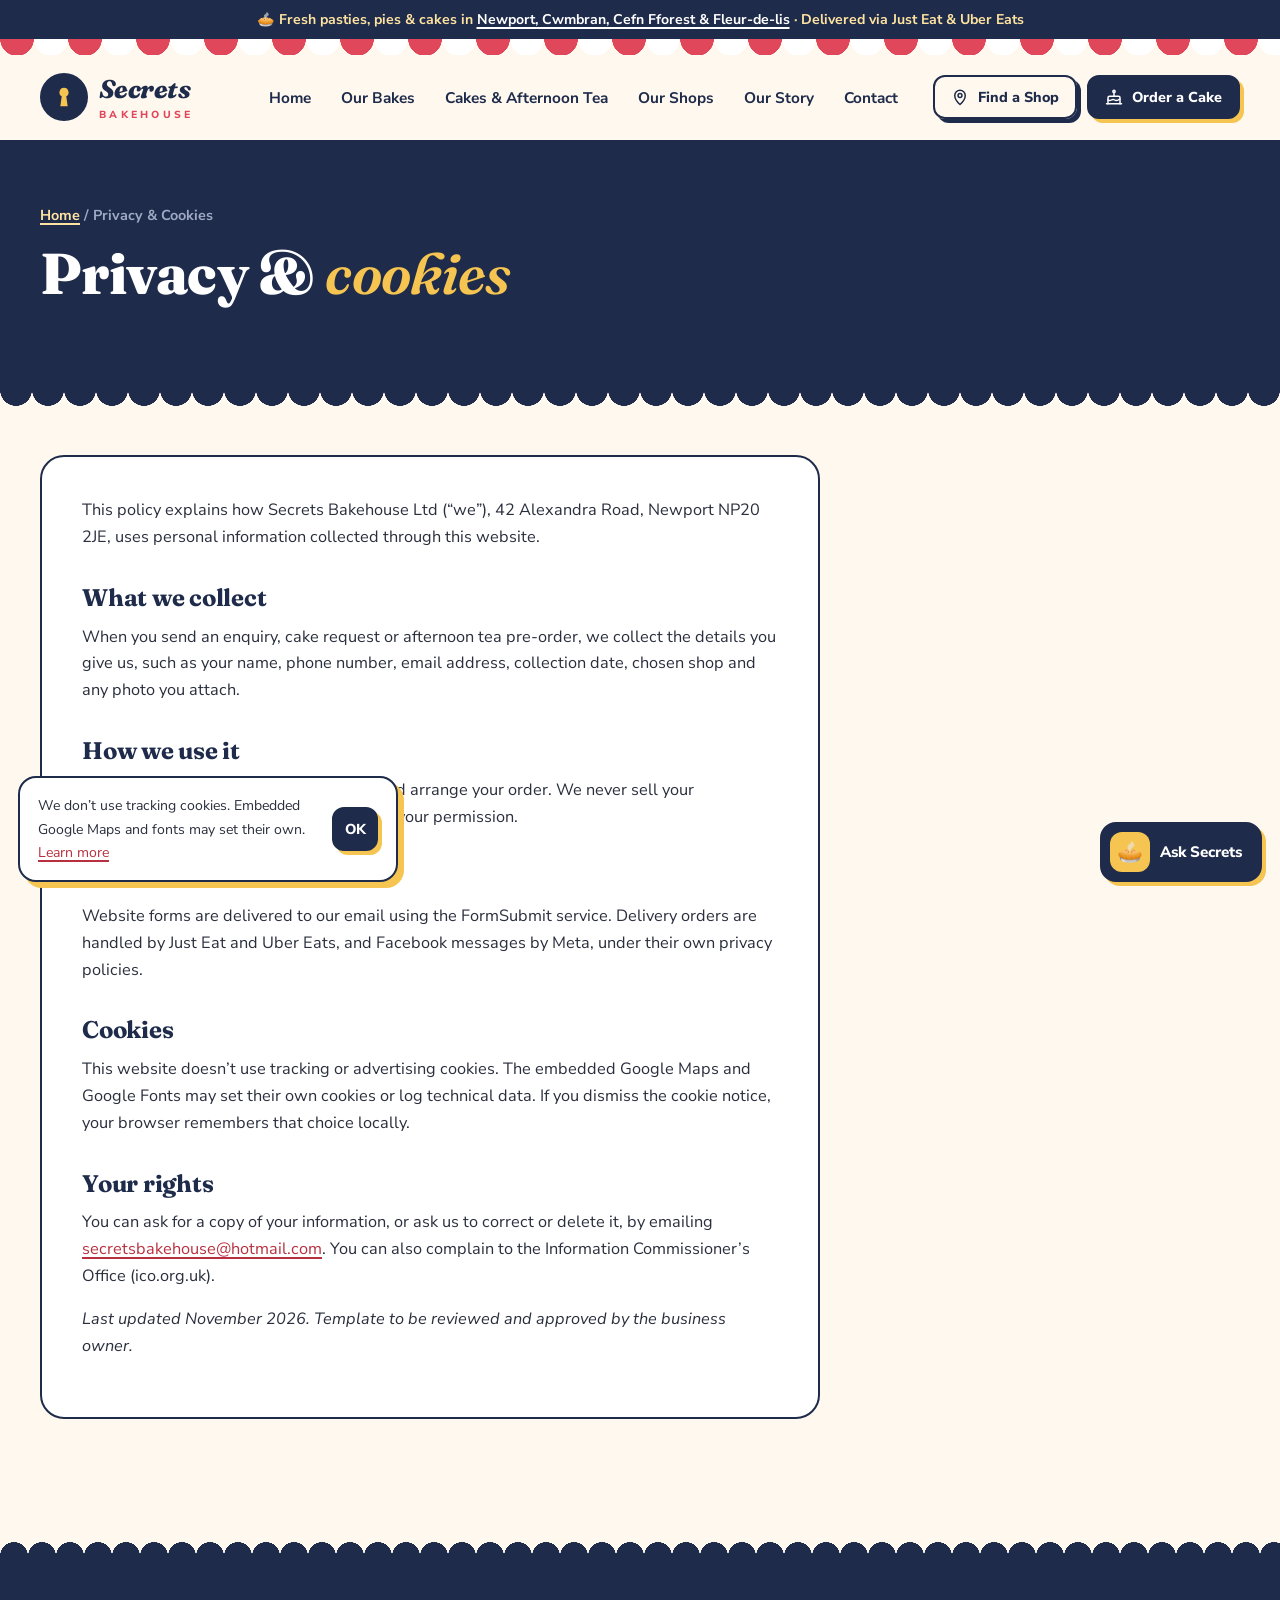
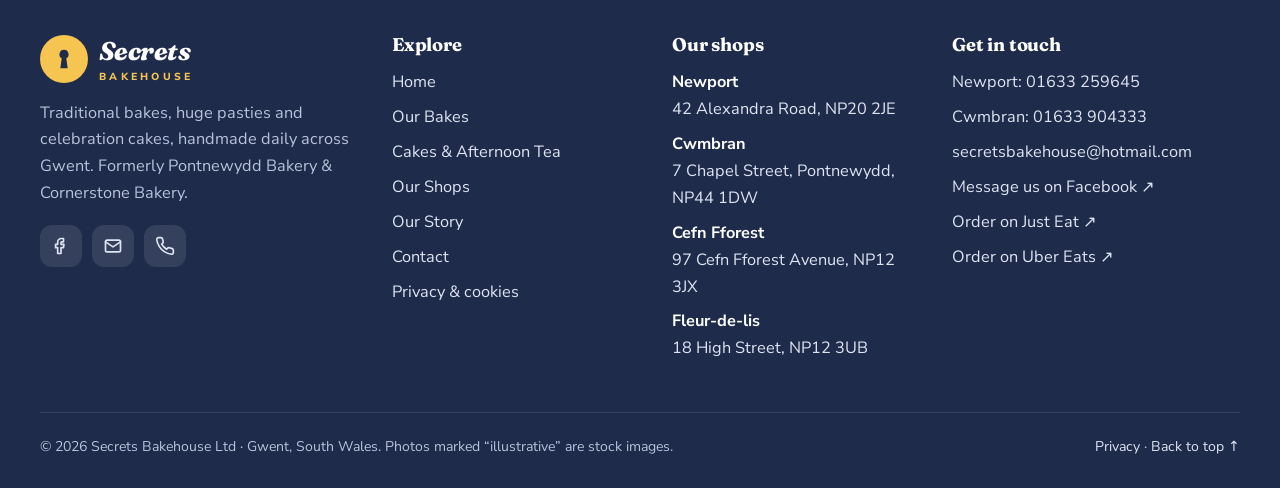
<file: secrets-bakehouse-WEBSITE/privacy.html>
<!doctype html>
<html lang="en-GB" class="no-js">
<head>
<meta charset="utf-8">
<meta name="viewport" content="width=device-width, initial-scale=1, viewport-fit=cover">
<title>Privacy &amp; Cookies | Secrets Bakehouse</title>
<meta name="description" content="Privacy and cookie policy for the Secrets Bakehouse website.">
<link rel="canonical" href="https://www.secretsbakehouse.co.uk/privacy.html">
<meta name="theme-color" content="#1e2b4a">
<meta property="og:type" content="website">
<meta property="og:site_name" content="Secrets Bakehouse">
<meta property="og:title" content="Privacy &amp; Cookies | Secrets Bakehouse">
<meta property="og:description" content="Privacy and cookie policy for the Secrets Bakehouse website.">
<meta property="og:url" content="https://www.secretsbakehouse.co.uk/privacy.html">
<meta property="og:image" content="https://www.secretsbakehouse.co.uk/og-image.jpg">
<meta property="og:locale" content="en_GB">
<meta name="twitter:card" content="summary_large_image">
<link rel="icon" href="favicon.png" type="image/png">
<link rel="apple-touch-icon" href="favicon.png">
<link rel="manifest" href="site.webmanifest">
<link rel="preconnect" href="https://fonts.googleapis.com">
<link rel="preconnect" href="https://fonts.gstatic.com" crossorigin>
<link href="https://fonts.googleapis.com/css2?family=Fraunces:ital,opsz,wght@0,9..144,600;0,9..144,700;0,9..144,800;1,9..144,600;1,9..144,800&family=Nunito+Sans:opsz,wght@6..12,400;6..12,600;6..12,700;6..12,800;6..12,900&display=swap" rel="stylesheet">
<link rel="stylesheet" href="styles.css">
<script type="application/ld+json">{"@context": "https://schema.org", "@type": "Bakery", "name": "Secrets Bakehouse", "url": "https://www.secretsbakehouse.co.uk", "telephone": "+441633259645", "email": "secretsbakehouse@hotmail.com", "image": "https://www.secretsbakehouse.co.uk/og-image.jpg", "servesCuisine": ["Bakery", "British", "Welsh"], "priceRange": "£", "alternateName": ["Pontnewydd Bakery", "Cornerstone Bakery"], "address": {"@type": "PostalAddress", "streetAddress": "42 Alexandra Road", "addressLocality": "Newport", "postalCode": "NP20 2JE", "addressRegion": "Gwent", "addressCountry": "GB"}, "areaServed": ["Newport", "Cwmbran", "Cefn Fforest", "Fleur-de-lis", "Blackwood", "Gwent"], "department": [{"@type": "Bakery", "name": "Secrets Bakehouse Cwmbran", "address": {"@type": "PostalAddress", "streetAddress": "7 Chapel Street, Pontnewydd", "addressLocality": "Cwmbran", "postalCode": "NP44 1DW", "addressCountry": "GB"}, "telephone": "+441633904333"}, {"@type": "Bakery", "name": "Secrets Bakehouse Cefn Fforest", "address": {"@type": "PostalAddress", "streetAddress": "97 Cefn Fforest Avenue", "addressLocality": "Cefn Fforest, Blackwood", "postalCode": "NP12 3JX", "addressCountry": "GB"}}, {"@type": "Bakery", "name": "Secrets Bakehouse Fleur-de-lis", "address": {"@type": "PostalAddress", "streetAddress": "18 High Street", "addressLocality": "Fleur-de-lis", "postalCode": "NP12 3UB", "addressCountry": "GB"}}], "sameAs": ["https://www.facebook.com/p/Secrets-Bakehouse-100084526566130/"]}</script>
<script defer src="site-config.js"></script>
<script defer src="main.js"></script>
<script defer src="chatbot.js"></script>
</head>
<body>
<a class="skip" href="#main">Skip to content</a>
<div class="announce">🥧 Fresh pasties, pies &amp; cakes in <a href="shops.html">Newport, Cwmbran, Cefn Fforest &amp; Fleur-de-lis</a> · Delivered via Just Eat &amp; Uber Eats</div>
<header class="hdr">
  <div class="awning" aria-hidden="true"></div>
  <div class="wrap hdr-in">
    <a class="logo" href="index.html" aria-label="Secrets Bakehouse home"><span class="mark"><svg viewBox="0 0 24 24" aria-hidden="true"><path fill="currentColor" d="M12 3.5a4.2 4.2 0 0 0-2.1 7.84L8.6 20.5h6.8l-1.3-9.16A4.2 4.2 0 0 0 12 3.5z"/></svg></span><span class="wm"><b>Secrets</b><small>Bakehouse</small></span></a>
    <nav class="nav" id="nav" aria-label="Main"><ul><li><a href="index.html">Home</a></li><li><a href="menu.html">Our Bakes</a></li><li><a href="cakes.html">Cakes & Afternoon Tea</a></li><li><a href="shops.html">Our Shops</a></li><li><a href="about.html">Our Story</a></li><li><a href="contact.html">Contact</a></li>
      <li class="m-only"><a class="btn btn-block" href="cakes.html#cake-form"><svg viewBox="0 0 24 24" fill="none" stroke="currentColor" stroke-width="2" stroke-linecap="round" stroke-linejoin="round" aria-hidden="true"><path d="M4 21v-8a2 2 0 0 1 2-2h12a2 2 0 0 1 2 2v8"/><path d="M4 16c1.5 1 3 1 4.5 0s3-1 4.5 0 3 1 4.5 0 2-1 2-1M2 21h20M12 7v4M12 3a1.5 1.5 0 0 1 0 3 1.5 1.5 0 0 1 0-3z"/></svg> Order a Cake</a></li>
      <li class="m-only"><a href="tel:+441633259645"><svg viewBox="0 0 24 24" fill="none" stroke="currentColor" stroke-width="2" stroke-linecap="round" stroke-linejoin="round" aria-hidden="true"><path d="M22 16.9v3a2 2 0 0 1-2.2 2 19.8 19.8 0 0 1-8.6-3.1 19.5 19.5 0 0 1-6-6A19.8 19.8 0 0 1 2.1 4.2 2 2 0 0 1 4.1 2h3a2 2 0 0 1 2 1.7c.1.9.4 1.8.7 2.7a2 2 0 0 1-.5 2.1L8 9.8a16 16 0 0 0 6 6l1.3-1.3a2 2 0 0 1 2.1-.4c.9.3 1.8.6 2.7.7a2 2 0 0 1 1.7 2z"/></svg> 01633 259645</a></li></ul></nav>
    <div class="hdr-cta">
      <a class="btn btn-line btn-sm" href="shops.html"><svg viewBox="0 0 24 24" fill="none" stroke="currentColor" stroke-width="2" stroke-linecap="round" stroke-linejoin="round" aria-hidden="true"><path d="M12 22s7-6.2 7-12a7 7 0 0 0-14 0c0 5.8 7 12 7 12z"/><circle cx="12" cy="10" r="2.6"/></svg> Find a Shop</a>
      <a class="btn btn-sm" href="cakes.html#cake-form"><svg viewBox="0 0 24 24" fill="none" stroke="currentColor" stroke-width="2" stroke-linecap="round" stroke-linejoin="round" aria-hidden="true"><path d="M4 21v-8a2 2 0 0 1 2-2h12a2 2 0 0 1 2 2v8"/><path d="M4 16c1.5 1 3 1 4.5 0s3-1 4.5 0 3 1 4.5 0 2-1 2-1M2 21h20M12 7v4M12 3a1.5 1.5 0 0 1 0 3 1.5 1.5 0 0 1 0-3z"/></svg> Order a Cake</a>
      <button class="burger" aria-label="Open menu" aria-expanded="false" aria-controls="nav"><span></span><span></span><span></span></button>
    </div>
  </div>
</header>
<main id="main">
<section class="phero" style="padding-bottom:80px"><div class="wrap load"><div class="crumbs"><a href="index.html">Home</a> / Privacy &amp; Cookies</div><h1>Privacy &amp; <em>cookies</em></h1></div></section>
<section class="sec" style="padding-top:40px"><div class="wrap"><div class="legal">
<p>This policy explains how Secrets Bakehouse Ltd (“we”), 42 Alexandra Road, Newport NP20 2JE, uses personal information collected through this website.</p>
<h2>What we collect</h2><p>When you send an enquiry, cake request or afternoon tea pre-order, we collect the details you give us, such as your name, phone number, email address, collection date, chosen shop and any photo you attach.</p>
<h2>How we use it</h2><p>We use your details only to reply to you and arrange your order. We never sell your information or use it for marketing without your permission.</p>
<h2>How forms are delivered</h2><p>Website forms are delivered to our email using the FormSubmit service. Delivery orders are handled by Just Eat and Uber Eats, and Facebook messages by Meta, under their own privacy policies.</p>
<h2>Cookies</h2><p>This website doesn’t use tracking or advertising cookies. The embedded Google Maps and Google Fonts may set their own cookies or log technical data. If you dismiss the cookie notice, your browser remembers that choice locally.</p>
<h2>Your rights</h2><p>You can ask for a copy of your information, or ask us to correct or delete it, by emailing <a href="mailto:secretsbakehouse@hotmail.com">secretsbakehouse@hotmail.com</a>. You can also complain to the Information Commissioner’s Office (ico.org.uk).</p>
<p><em>Last updated November 2026. Template to be reviewed and approved by the business owner.</em></p>
</div></div></section>
</main>
<footer class="foot">
  <div class="wrap foot-grid">
    <div>
      <a class="logo" href="index.html" aria-label="Secrets Bakehouse home"><span class="mark"><svg viewBox="0 0 24 24" aria-hidden="true"><path fill="currentColor" d="M12 3.5a4.2 4.2 0 0 0-2.1 7.84L8.6 20.5h6.8l-1.3-9.16A4.2 4.2 0 0 0 12 3.5z"/></svg></span><span class="wm"><b>Secrets</b><small>Bakehouse</small></span></a>
      <p>Traditional bakes, huge pasties and celebration cakes, handmade daily across Gwent. Formerly Pontnewydd Bakery &amp; Cornerstone Bakery.</p>
      <div class="socials"><a href="https://www.facebook.com/p/Secrets-Bakehouse-100084526566130/" target="_blank" rel="noopener" aria-label="Secrets Bakehouse on Facebook"><svg viewBox="0 0 24 24" fill="none" stroke="currentColor" stroke-width="2" stroke-linecap="round" stroke-linejoin="round" aria-hidden="true"><path d="M15 3h-2.5A4.5 4.5 0 0 0 8 7.5V10H5.5v4H8v7h4v-7h3l.5-4H12V8a1 1 0 0 1 1-1h2z"/></svg></a><a href="mailto:secretsbakehouse@hotmail.com" aria-label="Email Secrets Bakehouse"><svg viewBox="0 0 24 24" fill="none" stroke="currentColor" stroke-width="2" stroke-linecap="round" stroke-linejoin="round" aria-hidden="true"><rect x="3" y="5" width="18" height="14" rx="2"/><path d="m3 7 9 6 9-6"/></svg></a><a href="tel:+441633259645" aria-label="Call Secrets Bakehouse"><svg viewBox="0 0 24 24" fill="none" stroke="currentColor" stroke-width="2" stroke-linecap="round" stroke-linejoin="round" aria-hidden="true"><path d="M22 16.9v3a2 2 0 0 1-2.2 2 19.8 19.8 0 0 1-8.6-3.1 19.5 19.5 0 0 1-6-6A19.8 19.8 0 0 1 2.1 4.2 2 2 0 0 1 4.1 2h3a2 2 0 0 1 2 1.7c.1.9.4 1.8.7 2.7a2 2 0 0 1-.5 2.1L8 9.8a16 16 0 0 0 6 6l1.3-1.3a2 2 0 0 1 2.1-.4c.9.3 1.8.6 2.7.7a2 2 0 0 1 1.7 2z"/></svg></a></div>
    </div>
    <div><h4>Explore</h4><ul><li><a href="index.html">Home</a></li><li><a href="menu.html">Our Bakes</a></li><li><a href="cakes.html">Cakes & Afternoon Tea</a></li><li><a href="shops.html">Our Shops</a></li><li><a href="about.html">Our Story</a></li><li><a href="contact.html">Contact</a></li><li><a href="privacy.html">Privacy &amp; cookies</a></li></ul></div>
    <div><h4>Our shops</h4><ul><li><a href="shops.html#newport"><b style="color:#fff">Newport</b><br>42 Alexandra Road, NP20 2JE</a></li><li><a href="shops.html#cwmbran"><b style="color:#fff">Cwmbran</b><br>7 Chapel Street, Pontnewydd, NP44 1DW</a></li><li><a href="shops.html#cefn-fforest"><b style="color:#fff">Cefn Fforest</b><br>97 Cefn Fforest Avenue, NP12 3JX</a></li><li><a href="shops.html#fleur-de-lis"><b style="color:#fff">Fleur-de-lis</b><br>18 High Street, NP12 3UB</a></li></ul></div>
    <div><h4>Get in touch</h4><ul>
      <li><a href="tel:+441633259645">Newport: 01633 259645</a></li>
      <li><a href="tel:+441633904333">Cwmbran: 01633 904333</a></li>
      <li><a href="mailto:secretsbakehouse@hotmail.com">secretsbakehouse@hotmail.com</a></li>
      <li><a href="https://www.facebook.com/p/Secrets-Bakehouse-100084526566130/" target="_blank" rel="noopener">Message us on Facebook ↗</a></li>
      <li><a href="https://www.just-eat.co.uk/" target="_blank" rel="noopener">Order on Just Eat ↗</a></li>
      <li><a href="https://www.ubereats.com/gb/search?q=Secrets%20Bakehouse" target="_blank" rel="noopener">Order on Uber Eats ↗</a></li>
    </ul></div>
  </div>
  <div class="wrap foot-bottom"><span>© <span data-year>2026</span> Secrets Bakehouse Ltd · Gwent, South Wales. Photos marked “illustrative” are stock images.</span><span><a href="privacy.html">Privacy</a> · <a href="#main">Back to top ↑</a></span></div>
</footer>
<div class="mbar"><a class="btn btn-line" href="tel:+441633259645"><svg viewBox="0 0 24 24" fill="none" stroke="currentColor" stroke-width="2" stroke-linecap="round" stroke-linejoin="round" aria-hidden="true"><path d="M22 16.9v3a2 2 0 0 1-2.2 2 19.8 19.8 0 0 1-8.6-3.1 19.5 19.5 0 0 1-6-6A19.8 19.8 0 0 1 2.1 4.2 2 2 0 0 1 4.1 2h3a2 2 0 0 1 2 1.7c.1.9.4 1.8.7 2.7a2 2 0 0 1-.5 2.1L8 9.8a16 16 0 0 0 6 6l1.3-1.3a2 2 0 0 1 2.1-.4c.9.3 1.8.6 2.7.7a2 2 0 0 1 1.7 2z"/></svg> Call</a><a class="btn" href="shops.html"><svg viewBox="0 0 24 24" fill="none" stroke="currentColor" stroke-width="2" stroke-linecap="round" stroke-linejoin="round" aria-hidden="true"><path d="M12 22s7-6.2 7-12a7 7 0 0 0-14 0c0 5.8 7 12 7 12z"/><circle cx="12" cy="10" r="2.6"/></svg> Find a Shop</a></div>
<div class="cookie" hidden><p>We don’t use tracking cookies. Embedded Google Maps and fonts may set their own. <a href="privacy.html">Learn more</a></p><button class="btn btn-sm" type="button">OK</button></div>
</body>
</html>
</file>
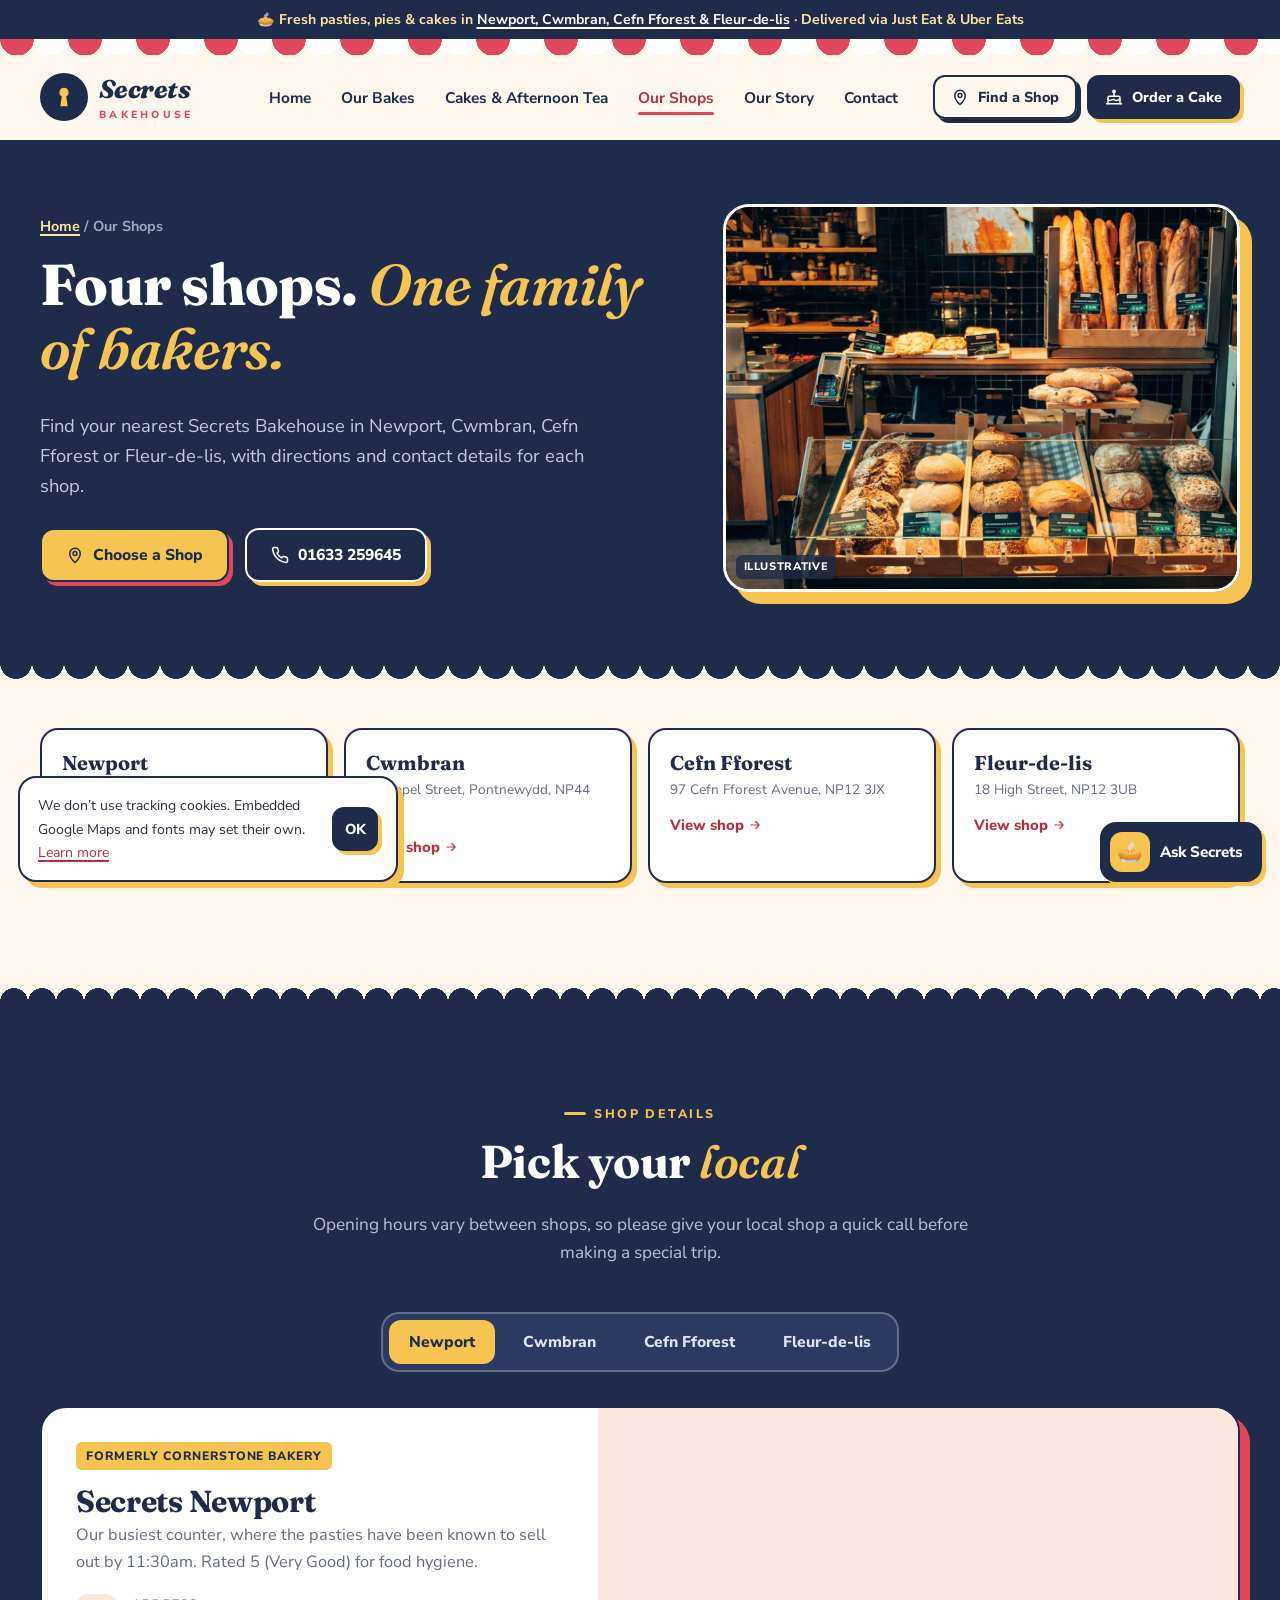
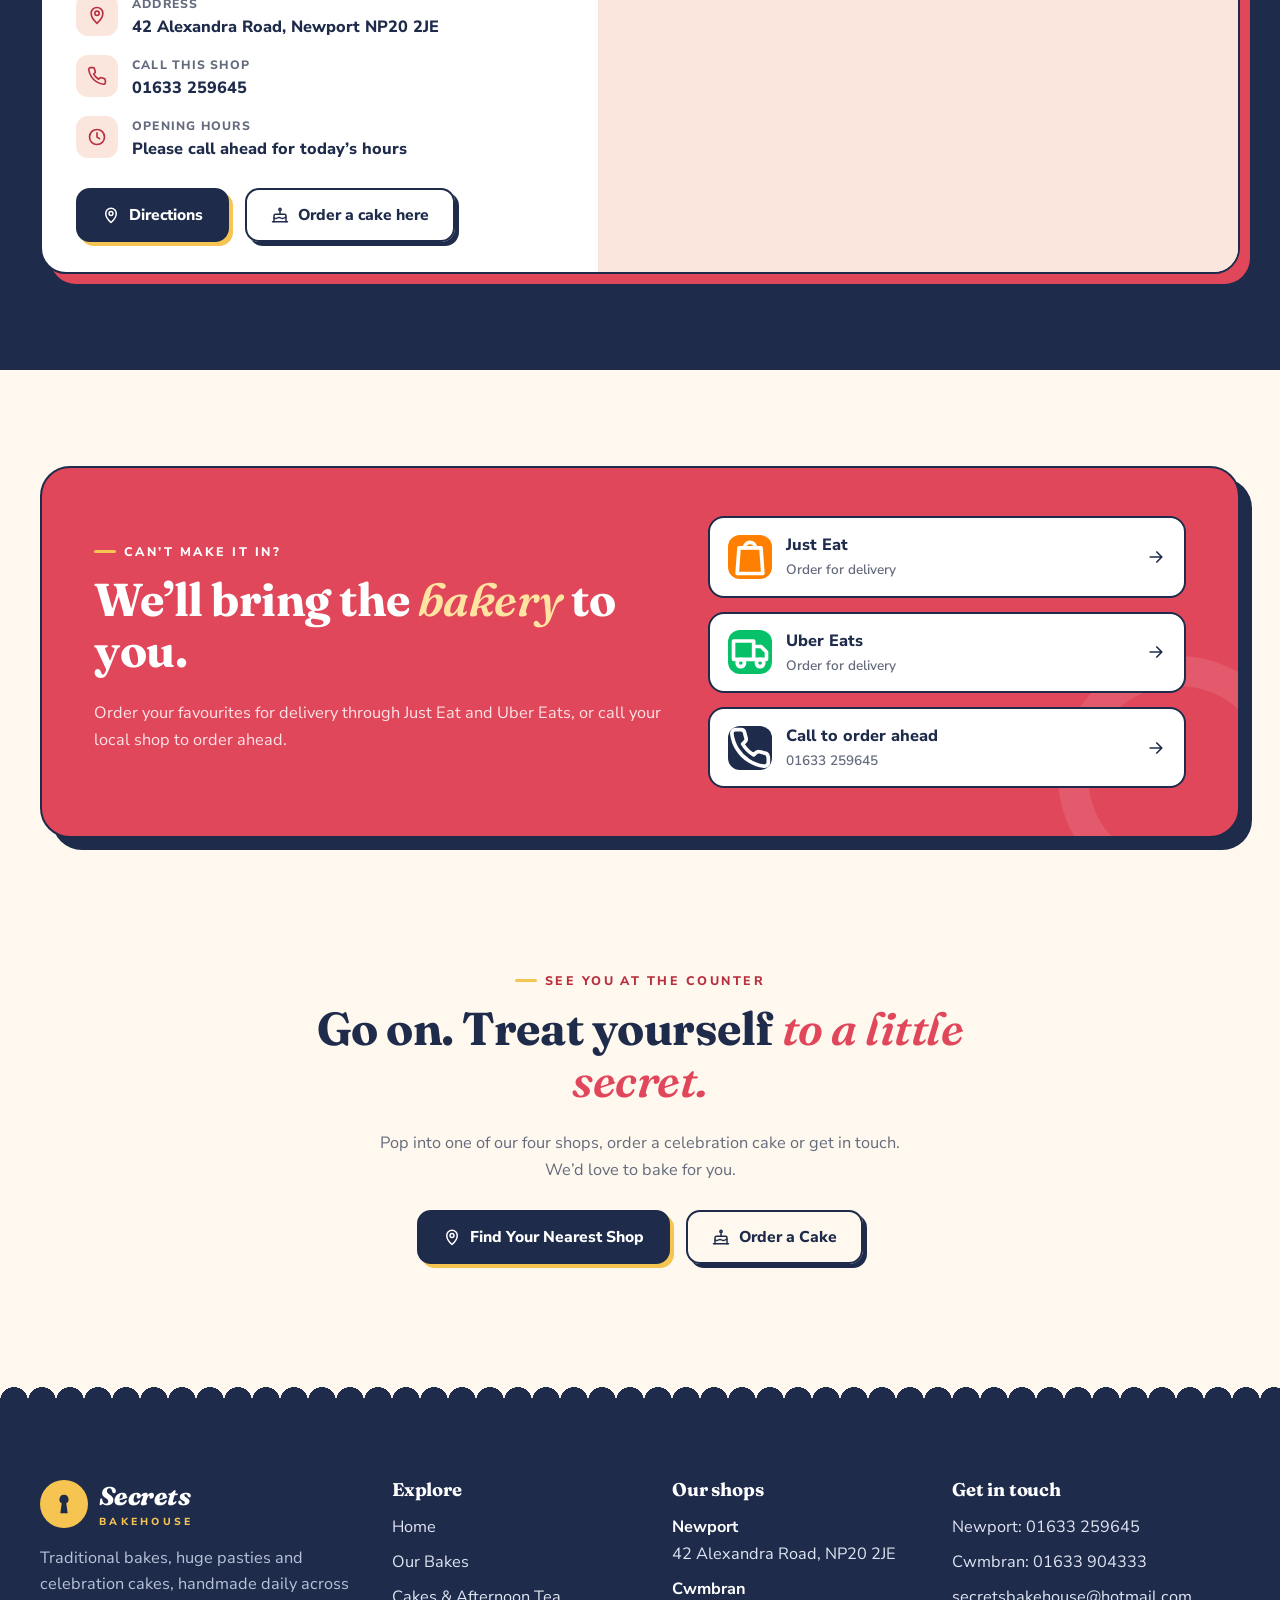
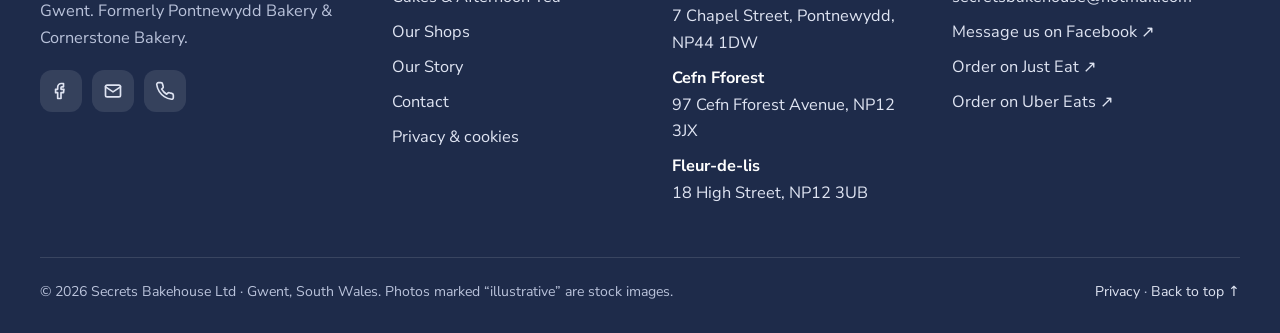
<file: secrets-bakehouse-WEBSITE/shops.html>
<!doctype html>
<html lang="en-GB" class="no-js">
<head>
<meta charset="utf-8">
<meta name="viewport" content="width=device-width, initial-scale=1, viewport-fit=cover">
<title>Our Bakery Shops in Newport, Cwmbran, Cefn Fforest &amp; Fleur-de-lis | Secrets Bakehouse</title>
<meta name="description" content="Find Secrets Bakehouse: 42 Alexandra Road Newport NP20 2JE, 7 Chapel Street Pontnewydd Cwmbran NP44 1DW, 97 Cefn Fforest Avenue NP12 3JX and 18 High Street Fleur-de-lis NP12 3UB.">
<link rel="canonical" href="https://www.secretsbakehouse.co.uk/shops.html">
<meta name="theme-color" content="#1e2b4a">
<meta property="og:type" content="website">
<meta property="og:site_name" content="Secrets Bakehouse">
<meta property="og:title" content="Our Bakery Shops in Newport, Cwmbran, Cefn Fforest &amp; Fleur-de-lis | Secrets Bakehouse">
<meta property="og:description" content="Find Secrets Bakehouse: 42 Alexandra Road Newport NP20 2JE, 7 Chapel Street Pontnewydd Cwmbran NP44 1DW, 97 Cefn Fforest Avenue NP12 3JX and 18 High Street Fleur-de-lis NP12 3UB.">
<meta property="og:url" content="https://www.secretsbakehouse.co.uk/shops.html">
<meta property="og:image" content="https://www.secretsbakehouse.co.uk/og-image.jpg">
<meta property="og:locale" content="en_GB">
<meta name="twitter:card" content="summary_large_image">
<link rel="icon" href="favicon.png" type="image/png">
<link rel="apple-touch-icon" href="favicon.png">
<link rel="manifest" href="site.webmanifest">
<link rel="preconnect" href="https://fonts.googleapis.com">
<link rel="preconnect" href="https://fonts.gstatic.com" crossorigin>
<link href="https://fonts.googleapis.com/css2?family=Fraunces:ital,opsz,wght@0,9..144,600;0,9..144,700;0,9..144,800;1,9..144,600;1,9..144,800&family=Nunito+Sans:opsz,wght@6..12,400;6..12,600;6..12,700;6..12,800;6..12,900&display=swap" rel="stylesheet">
<link rel="stylesheet" href="styles.css">
<script type="application/ld+json">{"@context": "https://schema.org", "@type": "Bakery", "name": "Secrets Bakehouse", "url": "https://www.secretsbakehouse.co.uk", "telephone": "+441633259645", "email": "secretsbakehouse@hotmail.com", "image": "https://www.secretsbakehouse.co.uk/og-image.jpg", "servesCuisine": ["Bakery", "British", "Welsh"], "priceRange": "£", "alternateName": ["Pontnewydd Bakery", "Cornerstone Bakery"], "address": {"@type": "PostalAddress", "streetAddress": "42 Alexandra Road", "addressLocality": "Newport", "postalCode": "NP20 2JE", "addressRegion": "Gwent", "addressCountry": "GB"}, "areaServed": ["Newport", "Cwmbran", "Cefn Fforest", "Fleur-de-lis", "Blackwood", "Gwent"], "department": [{"@type": "Bakery", "name": "Secrets Bakehouse Cwmbran", "address": {"@type": "PostalAddress", "streetAddress": "7 Chapel Street, Pontnewydd", "addressLocality": "Cwmbran", "postalCode": "NP44 1DW", "addressCountry": "GB"}, "telephone": "+441633904333"}, {"@type": "Bakery", "name": "Secrets Bakehouse Cefn Fforest", "address": {"@type": "PostalAddress", "streetAddress": "97 Cefn Fforest Avenue", "addressLocality": "Cefn Fforest, Blackwood", "postalCode": "NP12 3JX", "addressCountry": "GB"}}, {"@type": "Bakery", "name": "Secrets Bakehouse Fleur-de-lis", "address": {"@type": "PostalAddress", "streetAddress": "18 High Street", "addressLocality": "Fleur-de-lis", "postalCode": "NP12 3UB", "addressCountry": "GB"}}], "sameAs": ["https://www.facebook.com/p/Secrets-Bakehouse-100084526566130/"]}</script>
<script defer src="site-config.js"></script>
<script defer src="main.js"></script>
<script defer src="chatbot.js"></script>
</head>
<body>
<a class="skip" href="#main">Skip to content</a>
<div class="announce">🥧 Fresh pasties, pies &amp; cakes in <a href="shops.html">Newport, Cwmbran, Cefn Fforest &amp; Fleur-de-lis</a> · Delivered via Just Eat &amp; Uber Eats</div>
<header class="hdr">
  <div class="awning" aria-hidden="true"></div>
  <div class="wrap hdr-in">
    <a class="logo" href="index.html" aria-label="Secrets Bakehouse home"><span class="mark"><svg viewBox="0 0 24 24" aria-hidden="true"><path fill="currentColor" d="M12 3.5a4.2 4.2 0 0 0-2.1 7.84L8.6 20.5h6.8l-1.3-9.16A4.2 4.2 0 0 0 12 3.5z"/></svg></span><span class="wm"><b>Secrets</b><small>Bakehouse</small></span></a>
    <nav class="nav" id="nav" aria-label="Main"><ul><li><a href="index.html">Home</a></li><li><a href="menu.html">Our Bakes</a></li><li><a href="cakes.html">Cakes & Afternoon Tea</a></li><li><a href="shops.html" aria-current="page">Our Shops</a></li><li><a href="about.html">Our Story</a></li><li><a href="contact.html">Contact</a></li>
      <li class="m-only"><a class="btn btn-block" href="cakes.html#cake-form"><svg viewBox="0 0 24 24" fill="none" stroke="currentColor" stroke-width="2" stroke-linecap="round" stroke-linejoin="round" aria-hidden="true"><path d="M4 21v-8a2 2 0 0 1 2-2h12a2 2 0 0 1 2 2v8"/><path d="M4 16c1.5 1 3 1 4.5 0s3-1 4.5 0 3 1 4.5 0 2-1 2-1M2 21h20M12 7v4M12 3a1.5 1.5 0 0 1 0 3 1.5 1.5 0 0 1 0-3z"/></svg> Order a Cake</a></li>
      <li class="m-only"><a href="tel:+441633259645"><svg viewBox="0 0 24 24" fill="none" stroke="currentColor" stroke-width="2" stroke-linecap="round" stroke-linejoin="round" aria-hidden="true"><path d="M22 16.9v3a2 2 0 0 1-2.2 2 19.8 19.8 0 0 1-8.6-3.1 19.5 19.5 0 0 1-6-6A19.8 19.8 0 0 1 2.1 4.2 2 2 0 0 1 4.1 2h3a2 2 0 0 1 2 1.7c.1.9.4 1.8.7 2.7a2 2 0 0 1-.5 2.1L8 9.8a16 16 0 0 0 6 6l1.3-1.3a2 2 0 0 1 2.1-.4c.9.3 1.8.6 2.7.7a2 2 0 0 1 1.7 2z"/></svg> 01633 259645</a></li></ul></nav>
    <div class="hdr-cta">
      <a class="btn btn-line btn-sm" href="shops.html"><svg viewBox="0 0 24 24" fill="none" stroke="currentColor" stroke-width="2" stroke-linecap="round" stroke-linejoin="round" aria-hidden="true"><path d="M12 22s7-6.2 7-12a7 7 0 0 0-14 0c0 5.8 7 12 7 12z"/><circle cx="12" cy="10" r="2.6"/></svg> Find a Shop</a>
      <a class="btn btn-sm" href="cakes.html#cake-form"><svg viewBox="0 0 24 24" fill="none" stroke="currentColor" stroke-width="2" stroke-linecap="round" stroke-linejoin="round" aria-hidden="true"><path d="M4 21v-8a2 2 0 0 1 2-2h12a2 2 0 0 1 2 2v8"/><path d="M4 16c1.5 1 3 1 4.5 0s3-1 4.5 0 3 1 4.5 0 2-1 2-1M2 21h20M12 7v4M12 3a1.5 1.5 0 0 1 0 3 1.5 1.5 0 0 1 0-3z"/></svg> Order a Cake</a>
      <button class="burger" aria-label="Open menu" aria-expanded="false" aria-controls="nav"><span></span><span></span><span></span></button>
    </div>
  </div>
</header>
<main id="main">
<section class="phero"><div class="wrap phero-in">
  <div class="load"><div class="crumbs"><a href="index.html">Home</a> / Our Shops</div><h1>Four shops. <em>One family of bakers.</em></h1><p class="lead">Find your nearest Secrets Bakehouse in Newport, Cwmbran, Cefn Fforest or Fleur-de-lis, with directions and contact details for each shop.</p><div class="btn-row"><a class="btn btn-butter" href="#find"><svg viewBox="0 0 24 24" fill="none" stroke="currentColor" stroke-width="2" stroke-linecap="round" stroke-linejoin="round" aria-hidden="true"><path d="M12 22s7-6.2 7-12a7 7 0 0 0-14 0c0 5.8 7 12 7 12z"/><circle cx="12" cy="10" r="2.6"/></svg> Choose a Shop</a><a class="btn btn-ghost" href="tel:+441633259645"><svg viewBox="0 0 24 24" fill="none" stroke="currentColor" stroke-width="2" stroke-linecap="round" stroke-linejoin="round" aria-hidden="true"><path d="M22 16.9v3a2 2 0 0 1-2.2 2 19.8 19.8 0 0 1-8.6-3.1 19.5 19.5 0 0 1-6-6A19.8 19.8 0 0 1 2.1 4.2 2 2 0 0 1 4.1 2h3a2 2 0 0 1 2 1.7c.1.9.4 1.8.7 2.7a2 2 0 0 1-.5 2.1L8 9.8a16 16 0 0 0 6 6l1.3-1.3a2 2 0 0 1 2.1-.4c.9.3 1.8.6 2.7.7a2 2 0 0 1 1.7 2z"/></svg> 01633 259645</a></div></div>
  <div class="pic load"><img src="hero-bakery-counter.webp" alt="" width="1400" height="1000"><span class="lbl">Illustrative</span></div>
</div></section>
<section class="sec" style="padding-top:40px"><div class="wrap"><div class="shops-mini"><a class="smini rv d1" href="#newport" data-jump="newport"><b>Newport</b><small>42 Alexandra Road, NP20 2JE</small><span>View shop <svg width=14 height=14 style=vertical-align:-2px viewBox="0 0 24 24" fill="none" stroke="currentColor" stroke-width="2" stroke-linecap="round" stroke-linejoin="round" aria-hidden="true"><path d="M5 12h14M13 6l6 6-6 6"/></svg></span></a><a class="smini rv d2" href="#cwmbran" data-jump="cwmbran"><b>Cwmbran</b><small>7 Chapel Street, Pontnewydd, NP44 1DW</small><span>View shop <svg width=14 height=14 style=vertical-align:-2px viewBox="0 0 24 24" fill="none" stroke="currentColor" stroke-width="2" stroke-linecap="round" stroke-linejoin="round" aria-hidden="true"><path d="M5 12h14M13 6l6 6-6 6"/></svg></span></a><a class="smini rv d3" href="#cefn-fforest" data-jump="cefn-fforest"><b>Cefn Fforest</b><small>97 Cefn Fforest Avenue, NP12 3JX</small><span>View shop <svg width=14 height=14 style=vertical-align:-2px viewBox="0 0 24 24" fill="none" stroke="currentColor" stroke-width="2" stroke-linecap="round" stroke-linejoin="round" aria-hidden="true"><path d="M5 12h14M13 6l6 6-6 6"/></svg></span></a><a class="smini rv d4" href="#fleur-de-lis" data-jump="fleur-de-lis"><b>Fleur-de-lis</b><small>18 High Street, NP12 3UB</small><span>View shop <svg width=14 height=14 style=vertical-align:-2px viewBox="0 0 24 24" fill="none" stroke="currentColor" stroke-width="2" stroke-linecap="round" stroke-linejoin="round" aria-hidden="true"><path d="M5 12h14M13 6l6 6-6 6"/></svg></span></a></div></div></section>
<section class="sec sec-ink wave-top" id="find" style="margin-top:22px">
  <div class="wrap">
    <div class="head center rv"><span class="eyebrow">Shop details</span><h2>Pick your <em>local</em></h2><p>Opening hours vary between shops, so please give your local shop a quick call before making a special trip.</p></div>
    <div class="rv"><div class="tabs" role="tablist" aria-label="Choose a shop" data-hash><span class="ind" aria-hidden="true"></span><button role="tab" id="tab-newport" data-id="newport" aria-controls="p-newport" aria-selected="true">Newport</button><button role="tab" id="tab-cwmbran" data-id="cwmbran" aria-controls="p-cwmbran" aria-selected="false" tabindex=-1>Cwmbran</button><button role="tab" id="tab-cefn-fforest" data-id="cefn-fforest" aria-controls="p-cefn-fforest" aria-selected="false" tabindex=-1>Cefn Fforest</button><button role="tab" id="tab-fleur-de-lis" data-id="fleur-de-lis" aria-controls="p-fleur-de-lis" aria-selected="false" tabindex=-1>Fleur-de-lis</button></div><div class="panel" role="tabpanel" id="p-newport" aria-labelledby="tab-newport">
      <div class="info"><span class="tagx">Formerly Cornerstone Bakery</span><h3>Secrets Newport</h3><p style="color:var(--muted)">Our busiest counter, where the pasties have been known to sell out by 11:30am. Rated 5 (Very Good) for food hygiene.</p>
        <ul class="vlist">
          <li><i><svg viewBox="0 0 24 24" fill="none" stroke="currentColor" stroke-width="2" stroke-linecap="round" stroke-linejoin="round" aria-hidden="true"><path d="M12 22s7-6.2 7-12a7 7 0 0 0-14 0c0 5.8 7 12 7 12z"/><circle cx="12" cy="10" r="2.6"/></svg></i><div><small>Address</small><a href="https://www.google.com/maps/search/?api=1&query=Secrets%20Bakehouse%2042%20Alexandra%20Road%2C%20Newport%20NP20%202JE" target="_blank" rel="noopener">42 Alexandra Road, Newport NP20 2JE</a></div></li>
          <li><i><svg viewBox="0 0 24 24" fill="none" stroke="currentColor" stroke-width="2" stroke-linecap="round" stroke-linejoin="round" aria-hidden="true"><path d="M22 16.9v3a2 2 0 0 1-2.2 2 19.8 19.8 0 0 1-8.6-3.1 19.5 19.5 0 0 1-6-6A19.8 19.8 0 0 1 2.1 4.2 2 2 0 0 1 4.1 2h3a2 2 0 0 1 2 1.7c.1.9.4 1.8.7 2.7a2 2 0 0 1-.5 2.1L8 9.8a16 16 0 0 0 6 6l1.3-1.3a2 2 0 0 1 2.1-.4c.9.3 1.8.6 2.7.7a2 2 0 0 1 1.7 2z"/></svg></i><div><small>Call this shop</small><a href="tel:+441633259645">01633 259645</a></div></li>
          <li><i><svg viewBox="0 0 24 24" fill="none" stroke="currentColor" stroke-width="2" stroke-linecap="round" stroke-linejoin="round" aria-hidden="true"><circle cx="12" cy="12" r="9"/><path d="M12 7v5l3 2"/></svg></i><div><small>Opening hours</small><strong>Please call ahead for today’s hours</strong></div></li>
        </ul>
        <div class="btn-row"><a class="btn" href="https://www.google.com/maps/search/?api=1&query=Secrets%20Bakehouse%2042%20Alexandra%20Road%2C%20Newport%20NP20%202JE" target="_blank" rel="noopener"><svg viewBox="0 0 24 24" fill="none" stroke="currentColor" stroke-width="2" stroke-linecap="round" stroke-linejoin="round" aria-hidden="true"><path d="M12 22s7-6.2 7-12a7 7 0 0 0-14 0c0 5.8 7 12 7 12z"/><circle cx="12" cy="10" r="2.6"/></svg> Directions</a><a class="btn btn-line" href="cakes.html?shop=newport#cake-form"><svg viewBox="0 0 24 24" fill="none" stroke="currentColor" stroke-width="2" stroke-linecap="round" stroke-linejoin="round" aria-hidden="true"><path d="M4 21v-8a2 2 0 0 1 2-2h12a2 2 0 0 1 2 2v8"/><path d="M4 16c1.5 1 3 1 4.5 0s3-1 4.5 0 3 1 4.5 0 2-1 2-1M2 21h20M12 7v4M12 3a1.5 1.5 0 0 1 0 3 1.5 1.5 0 0 1 0-3z"/></svg> Order a cake here</a></div>
      </div>
      <div class="map"><iframe title="Map of Secrets Bakehouse Newport, 42 Alexandra Road, Newport NP20 2JE" src="https://maps.google.com/maps?q=42%20Alexandra%20Road%2C%20Newport%20NP20%202JE&amp;z=16&amp;output=embed" loading="lazy" referrerpolicy="no-referrer-when-downgrade" allowfullscreen></iframe></div>
    </div><div class="panel" role="tabpanel" id="p-cwmbran" aria-labelledby="tab-cwmbran" hidden>
      <div class="info"><span class="tagx">Formerly Pontnewydd Bakery</span><h3>Secrets Cwmbran</h3><p style="color:var(--muted)">The original. A much-loved bakery in Pontnewydd, baking sweet and savoury favourites fresh on site every day.</p>
        <ul class="vlist">
          <li><i><svg viewBox="0 0 24 24" fill="none" stroke="currentColor" stroke-width="2" stroke-linecap="round" stroke-linejoin="round" aria-hidden="true"><path d="M12 22s7-6.2 7-12a7 7 0 0 0-14 0c0 5.8 7 12 7 12z"/><circle cx="12" cy="10" r="2.6"/></svg></i><div><small>Address</small><a href="https://www.google.com/maps/search/?api=1&query=Secrets%20Bakehouse%207%20Chapel%20Street%2C%20Pontnewydd%2C%20Cwmbran%20NP44%201DW" target="_blank" rel="noopener">7 Chapel Street, Pontnewydd, Cwmbran NP44 1DW</a></div></li>
          <li><i><svg viewBox="0 0 24 24" fill="none" stroke="currentColor" stroke-width="2" stroke-linecap="round" stroke-linejoin="round" aria-hidden="true"><path d="M22 16.9v3a2 2 0 0 1-2.2 2 19.8 19.8 0 0 1-8.6-3.1 19.5 19.5 0 0 1-6-6A19.8 19.8 0 0 1 2.1 4.2 2 2 0 0 1 4.1 2h3a2 2 0 0 1 2 1.7c.1.9.4 1.8.7 2.7a2 2 0 0 1-.5 2.1L8 9.8a16 16 0 0 0 6 6l1.3-1.3a2 2 0 0 1 2.1-.4c.9.3 1.8.6 2.7.7a2 2 0 0 1 1.7 2z"/></svg></i><div><small>Call this shop</small><a href="tel:+441633904333">01633 904333</a></div></li>
          <li><i><svg viewBox="0 0 24 24" fill="none" stroke="currentColor" stroke-width="2" stroke-linecap="round" stroke-linejoin="round" aria-hidden="true"><circle cx="12" cy="12" r="9"/><path d="M12 7v5l3 2"/></svg></i><div><small>Opening hours</small><strong>Please call ahead for today’s hours</strong></div></li>
        </ul>
        <div class="btn-row"><a class="btn" href="https://www.google.com/maps/search/?api=1&query=Secrets%20Bakehouse%207%20Chapel%20Street%2C%20Pontnewydd%2C%20Cwmbran%20NP44%201DW" target="_blank" rel="noopener"><svg viewBox="0 0 24 24" fill="none" stroke="currentColor" stroke-width="2" stroke-linecap="round" stroke-linejoin="round" aria-hidden="true"><path d="M12 22s7-6.2 7-12a7 7 0 0 0-14 0c0 5.8 7 12 7 12z"/><circle cx="12" cy="10" r="2.6"/></svg> Directions</a><a class="btn btn-line" href="cakes.html?shop=cwmbran#cake-form"><svg viewBox="0 0 24 24" fill="none" stroke="currentColor" stroke-width="2" stroke-linecap="round" stroke-linejoin="round" aria-hidden="true"><path d="M4 21v-8a2 2 0 0 1 2-2h12a2 2 0 0 1 2 2v8"/><path d="M4 16c1.5 1 3 1 4.5 0s3-1 4.5 0 3 1 4.5 0 2-1 2-1M2 21h20M12 7v4M12 3a1.5 1.5 0 0 1 0 3 1.5 1.5 0 0 1 0-3z"/></svg> Order a cake here</a></div>
      </div>
      <div class="map"><iframe title="Map of Secrets Bakehouse Cwmbran, 7 Chapel Street, Pontnewydd, Cwmbran NP44 1DW" src="https://maps.google.com/maps?q=7%20Chapel%20Street%2C%20Pontnewydd%2C%20Cwmbran%20NP44%201DW&amp;z=16&amp;output=embed" loading="lazy" referrerpolicy="no-referrer-when-downgrade" allowfullscreen></iframe></div>
    </div><div class="panel" role="tabpanel" id="p-cefn-fforest" aria-labelledby="tab-cefn-fforest" hidden>
      <div class="info"><span class="tagx">Neighbourhood bakery</span><h3>Secrets Cefn Fforest</h3><p style="color:var(--muted)">Fresh pasties, pies, cakes and bread for Cefn Fforest and Blackwood.</p>
        <ul class="vlist">
          <li><i><svg viewBox="0 0 24 24" fill="none" stroke="currentColor" stroke-width="2" stroke-linecap="round" stroke-linejoin="round" aria-hidden="true"><path d="M12 22s7-6.2 7-12a7 7 0 0 0-14 0c0 5.8 7 12 7 12z"/><circle cx="12" cy="10" r="2.6"/></svg></i><div><small>Address</small><a href="https://www.google.com/maps/search/?api=1&query=Secrets%20Bakehouse%2097%20Cefn%20Fforest%20Avenue%2C%20Cefn%20Fforest%2C%20Blackwood%20NP12%203JX" target="_blank" rel="noopener">97 Cefn Fforest Avenue, Cefn Fforest, Blackwood NP12 3JX</a></div></li>
          <li><i><svg viewBox="0 0 24 24" fill="none" stroke="currentColor" stroke-width="2" stroke-linecap="round" stroke-linejoin="round" aria-hidden="true"><path d="M22 16.9v3a2 2 0 0 1-2.2 2 19.8 19.8 0 0 1-8.6-3.1 19.5 19.5 0 0 1-6-6A19.8 19.8 0 0 1 2.1 4.2 2 2 0 0 1 4.1 2h3a2 2 0 0 1 2 1.7c.1.9.4 1.8.7 2.7a2 2 0 0 1-.5 2.1L8 9.8a16 16 0 0 0 6 6l1.3-1.3a2 2 0 0 1 2.1-.4c.9.3 1.8.6 2.7.7a2 2 0 0 1 1.7 2z"/></svg></i><div><small>Call us</small><a href="tel:+441633259645">01633 259645</a> <span style="color:var(--muted);font-size:.85rem">(Newport)</span></div></li>
          <li><i><svg viewBox="0 0 24 24" fill="none" stroke="currentColor" stroke-width="2" stroke-linecap="round" stroke-linejoin="round" aria-hidden="true"><circle cx="12" cy="12" r="9"/><path d="M12 7v5l3 2"/></svg></i><div><small>Opening hours</small><strong>Please call ahead for today’s hours</strong></div></li>
        </ul>
        <div class="btn-row"><a class="btn" href="https://www.google.com/maps/search/?api=1&query=Secrets%20Bakehouse%2097%20Cefn%20Fforest%20Avenue%2C%20Cefn%20Fforest%2C%20Blackwood%20NP12%203JX" target="_blank" rel="noopener"><svg viewBox="0 0 24 24" fill="none" stroke="currentColor" stroke-width="2" stroke-linecap="round" stroke-linejoin="round" aria-hidden="true"><path d="M12 22s7-6.2 7-12a7 7 0 0 0-14 0c0 5.8 7 12 7 12z"/><circle cx="12" cy="10" r="2.6"/></svg> Directions</a><a class="btn btn-line" href="cakes.html?shop=cefn-fforest#cake-form"><svg viewBox="0 0 24 24" fill="none" stroke="currentColor" stroke-width="2" stroke-linecap="round" stroke-linejoin="round" aria-hidden="true"><path d="M4 21v-8a2 2 0 0 1 2-2h12a2 2 0 0 1 2 2v8"/><path d="M4 16c1.5 1 3 1 4.5 0s3-1 4.5 0 3 1 4.5 0 2-1 2-1M2 21h20M12 7v4M12 3a1.5 1.5 0 0 1 0 3 1.5 1.5 0 0 1 0-3z"/></svg> Order a cake here</a></div>
      </div>
      <div class="map"><iframe title="Map of Secrets Bakehouse Cefn Fforest, 97 Cefn Fforest Avenue, Cefn Fforest, Blackwood NP12 3JX" src="https://maps.google.com/maps?q=97%20Cefn%20Fforest%20Avenue%2C%20Cefn%20Fforest%2C%20Blackwood%20NP12%203JX&amp;z=16&amp;output=embed" loading="lazy" referrerpolicy="no-referrer-when-downgrade" allowfullscreen></iframe></div>
    </div><div class="panel" role="tabpanel" id="p-fleur-de-lis" aria-labelledby="tab-fleur-de-lis" hidden>
      <div class="info"><span class="tagx">Neighbourhood bakery</span><h3>Secrets Fleur-de-lis</h3><p style="color:var(--muted)">Your High Street bakery for traditional bakes, sweet treats and celebration cakes.</p>
        <ul class="vlist">
          <li><i><svg viewBox="0 0 24 24" fill="none" stroke="currentColor" stroke-width="2" stroke-linecap="round" stroke-linejoin="round" aria-hidden="true"><path d="M12 22s7-6.2 7-12a7 7 0 0 0-14 0c0 5.8 7 12 7 12z"/><circle cx="12" cy="10" r="2.6"/></svg></i><div><small>Address</small><a href="https://www.google.com/maps/search/?api=1&query=Secrets%20Bakehouse%2018%20High%20Street%2C%20Fleur-de-lis%20NP12%203UB" target="_blank" rel="noopener">18 High Street, Fleur-de-lis NP12 3UB</a></div></li>
          <li><i><svg viewBox="0 0 24 24" fill="none" stroke="currentColor" stroke-width="2" stroke-linecap="round" stroke-linejoin="round" aria-hidden="true"><path d="M22 16.9v3a2 2 0 0 1-2.2 2 19.8 19.8 0 0 1-8.6-3.1 19.5 19.5 0 0 1-6-6A19.8 19.8 0 0 1 2.1 4.2 2 2 0 0 1 4.1 2h3a2 2 0 0 1 2 1.7c.1.9.4 1.8.7 2.7a2 2 0 0 1-.5 2.1L8 9.8a16 16 0 0 0 6 6l1.3-1.3a2 2 0 0 1 2.1-.4c.9.3 1.8.6 2.7.7a2 2 0 0 1 1.7 2z"/></svg></i><div><small>Call us</small><a href="tel:+441633259645">01633 259645</a> <span style="color:var(--muted);font-size:.85rem">(Newport)</span></div></li>
          <li><i><svg viewBox="0 0 24 24" fill="none" stroke="currentColor" stroke-width="2" stroke-linecap="round" stroke-linejoin="round" aria-hidden="true"><circle cx="12" cy="12" r="9"/><path d="M12 7v5l3 2"/></svg></i><div><small>Opening hours</small><strong>Please call ahead for today’s hours</strong></div></li>
        </ul>
        <div class="btn-row"><a class="btn" href="https://www.google.com/maps/search/?api=1&query=Secrets%20Bakehouse%2018%20High%20Street%2C%20Fleur-de-lis%20NP12%203UB" target="_blank" rel="noopener"><svg viewBox="0 0 24 24" fill="none" stroke="currentColor" stroke-width="2" stroke-linecap="round" stroke-linejoin="round" aria-hidden="true"><path d="M12 22s7-6.2 7-12a7 7 0 0 0-14 0c0 5.8 7 12 7 12z"/><circle cx="12" cy="10" r="2.6"/></svg> Directions</a><a class="btn btn-line" href="cakes.html?shop=fleur-de-lis#cake-form"><svg viewBox="0 0 24 24" fill="none" stroke="currentColor" stroke-width="2" stroke-linecap="round" stroke-linejoin="round" aria-hidden="true"><path d="M4 21v-8a2 2 0 0 1 2-2h12a2 2 0 0 1 2 2v8"/><path d="M4 16c1.5 1 3 1 4.5 0s3-1 4.5 0 3 1 4.5 0 2-1 2-1M2 21h20M12 7v4M12 3a1.5 1.5 0 0 1 0 3 1.5 1.5 0 0 1 0-3z"/></svg> Order a cake here</a></div>
      </div>
      <div class="map"><iframe title="Map of Secrets Bakehouse Fleur-de-lis, 18 High Street, Fleur-de-lis NP12 3UB" src="https://maps.google.com/maps?q=18%20High%20Street%2C%20Fleur-de-lis%20NP12%203UB&amp;z=16&amp;output=embed" loading="lazy" referrerpolicy="no-referrer-when-downgrade" allowfullscreen></iframe></div>
    </div></div>
  </div>
</section>
<section class="sec"><div class="wrap"><div class="order rv">
    <div><span class="eyebrow" style="color:#fff">Can’t make it in?</span><h2>We’ll bring the <em>bakery</em> to you.</h2><p>Order your favourites for delivery through Just Eat and Uber Eats, or call your local shop to order ahead.</p></div>
    <div class="apps">
      <a class="app" href="https://www.just-eat.co.uk/" target="_blank" rel="noopener"><i style="background:#ff8000"><svg viewBox="0 0 24 24" fill="none" stroke="currentColor" stroke-width="2" stroke-linecap="round" stroke-linejoin="round" aria-hidden="true"><path d="M6 7h12l1 14H5z"/><path d="M9 7a3 3 0 0 1 6 0"/></svg></i><span>Just Eat<small>Order for delivery</small></span><svg class="arr" viewBox="0 0 24 24" fill="none" stroke="currentColor" stroke-width="2" stroke-linecap="round" stroke-linejoin="round" aria-hidden="true"><path d="M5 12h14M13 6l6 6-6 6"/></svg></a>
      <a class="app" href="https://www.ubereats.com/gb/search?q=Secrets%20Bakehouse" target="_blank" rel="noopener"><i style="background:#06c167"><svg viewBox="0 0 24 24" fill="none" stroke="currentColor" stroke-width="2" stroke-linecap="round" stroke-linejoin="round" aria-hidden="true"><path d="M3 6h11v10H3zM14 9h4l3 3v4h-7"/><circle cx="7" cy="18" r="2"/><circle cx="17.5" cy="18" r="2"/></svg></i><span>Uber Eats<small>Order for delivery</small></span><svg class="arr" viewBox="0 0 24 24" fill="none" stroke="currentColor" stroke-width="2" stroke-linecap="round" stroke-linejoin="round" aria-hidden="true"><path d="M5 12h14M13 6l6 6-6 6"/></svg></a>
      <a class="app" href="tel:+441633259645"><i style="background:var(--ink)"><svg viewBox="0 0 24 24" fill="none" stroke="currentColor" stroke-width="2" stroke-linecap="round" stroke-linejoin="round" aria-hidden="true"><path d="M22 16.9v3a2 2 0 0 1-2.2 2 19.8 19.8 0 0 1-8.6-3.1 19.5 19.5 0 0 1-6-6A19.8 19.8 0 0 1 2.1 4.2 2 2 0 0 1 4.1 2h3a2 2 0 0 1 2 1.7c.1.9.4 1.8.7 2.7a2 2 0 0 1-.5 2.1L8 9.8a16 16 0 0 0 6 6l1.3-1.3a2 2 0 0 1 2.1-.4c.9.3 1.8.6 2.7.7a2 2 0 0 1 1.7 2z"/></svg></i><span>Call to order ahead<small>01633 259645</small></span><svg class="arr" viewBox="0 0 24 24" fill="none" stroke="currentColor" stroke-width="2" stroke-linecap="round" stroke-linejoin="round" aria-hidden="true"><path d="M5 12h14M13 6l6 6-6 6"/></svg></a>
    </div>
  </div></div></section>
<section class="sec final" style="padding-top:30px"><div class="wrap rv">
  <span class="eyebrow">See you at the counter</span><h2>Go on. Treat yourself <em>to a little secret.</em></h2>
  <p style="color:var(--muted);max-width:560px;margin:0 auto">Pop into one of our four shops, order a celebration cake or get in touch. We’d love to bake for you.</p>
  <div class="btn-row"><a class="btn" href="shops.html"><svg viewBox="0 0 24 24" fill="none" stroke="currentColor" stroke-width="2" stroke-linecap="round" stroke-linejoin="round" aria-hidden="true"><path d="M12 22s7-6.2 7-12a7 7 0 0 0-14 0c0 5.8 7 12 7 12z"/><circle cx="12" cy="10" r="2.6"/></svg> Find Your Nearest Shop</a><a class="btn btn-line" href="cakes.html#cake-form"><svg viewBox="0 0 24 24" fill="none" stroke="currentColor" stroke-width="2" stroke-linecap="round" stroke-linejoin="round" aria-hidden="true"><path d="M4 21v-8a2 2 0 0 1 2-2h12a2 2 0 0 1 2 2v8"/><path d="M4 16c1.5 1 3 1 4.5 0s3-1 4.5 0 3 1 4.5 0 2-1 2-1M2 21h20M12 7v4M12 3a1.5 1.5 0 0 1 0 3 1.5 1.5 0 0 1 0-3z"/></svg> Order a Cake</a></div>
</div></section>
</main>
<footer class="foot">
  <div class="wrap foot-grid">
    <div>
      <a class="logo" href="index.html" aria-label="Secrets Bakehouse home"><span class="mark"><svg viewBox="0 0 24 24" aria-hidden="true"><path fill="currentColor" d="M12 3.5a4.2 4.2 0 0 0-2.1 7.84L8.6 20.5h6.8l-1.3-9.16A4.2 4.2 0 0 0 12 3.5z"/></svg></span><span class="wm"><b>Secrets</b><small>Bakehouse</small></span></a>
      <p>Traditional bakes, huge pasties and celebration cakes, handmade daily across Gwent. Formerly Pontnewydd Bakery &amp; Cornerstone Bakery.</p>
      <div class="socials"><a href="https://www.facebook.com/p/Secrets-Bakehouse-100084526566130/" target="_blank" rel="noopener" aria-label="Secrets Bakehouse on Facebook"><svg viewBox="0 0 24 24" fill="none" stroke="currentColor" stroke-width="2" stroke-linecap="round" stroke-linejoin="round" aria-hidden="true"><path d="M15 3h-2.5A4.5 4.5 0 0 0 8 7.5V10H5.5v4H8v7h4v-7h3l.5-4H12V8a1 1 0 0 1 1-1h2z"/></svg></a><a href="mailto:secretsbakehouse@hotmail.com" aria-label="Email Secrets Bakehouse"><svg viewBox="0 0 24 24" fill="none" stroke="currentColor" stroke-width="2" stroke-linecap="round" stroke-linejoin="round" aria-hidden="true"><rect x="3" y="5" width="18" height="14" rx="2"/><path d="m3 7 9 6 9-6"/></svg></a><a href="tel:+441633259645" aria-label="Call Secrets Bakehouse"><svg viewBox="0 0 24 24" fill="none" stroke="currentColor" stroke-width="2" stroke-linecap="round" stroke-linejoin="round" aria-hidden="true"><path d="M22 16.9v3a2 2 0 0 1-2.2 2 19.8 19.8 0 0 1-8.6-3.1 19.5 19.5 0 0 1-6-6A19.8 19.8 0 0 1 2.1 4.2 2 2 0 0 1 4.1 2h3a2 2 0 0 1 2 1.7c.1.9.4 1.8.7 2.7a2 2 0 0 1-.5 2.1L8 9.8a16 16 0 0 0 6 6l1.3-1.3a2 2 0 0 1 2.1-.4c.9.3 1.8.6 2.7.7a2 2 0 0 1 1.7 2z"/></svg></a></div>
    </div>
    <div><h4>Explore</h4><ul><li><a href="index.html">Home</a></li><li><a href="menu.html">Our Bakes</a></li><li><a href="cakes.html">Cakes & Afternoon Tea</a></li><li><a href="shops.html">Our Shops</a></li><li><a href="about.html">Our Story</a></li><li><a href="contact.html">Contact</a></li><li><a href="privacy.html">Privacy &amp; cookies</a></li></ul></div>
    <div><h4>Our shops</h4><ul><li><a href="shops.html#newport"><b style="color:#fff">Newport</b><br>42 Alexandra Road, NP20 2JE</a></li><li><a href="shops.html#cwmbran"><b style="color:#fff">Cwmbran</b><br>7 Chapel Street, Pontnewydd, NP44 1DW</a></li><li><a href="shops.html#cefn-fforest"><b style="color:#fff">Cefn Fforest</b><br>97 Cefn Fforest Avenue, NP12 3JX</a></li><li><a href="shops.html#fleur-de-lis"><b style="color:#fff">Fleur-de-lis</b><br>18 High Street, NP12 3UB</a></li></ul></div>
    <div><h4>Get in touch</h4><ul>
      <li><a href="tel:+441633259645">Newport: 01633 259645</a></li>
      <li><a href="tel:+441633904333">Cwmbran: 01633 904333</a></li>
      <li><a href="mailto:secretsbakehouse@hotmail.com">secretsbakehouse@hotmail.com</a></li>
      <li><a href="https://www.facebook.com/p/Secrets-Bakehouse-100084526566130/" target="_blank" rel="noopener">Message us on Facebook ↗</a></li>
      <li><a href="https://www.just-eat.co.uk/" target="_blank" rel="noopener">Order on Just Eat ↗</a></li>
      <li><a href="https://www.ubereats.com/gb/search?q=Secrets%20Bakehouse" target="_blank" rel="noopener">Order on Uber Eats ↗</a></li>
    </ul></div>
  </div>
  <div class="wrap foot-bottom"><span>© <span data-year>2026</span> Secrets Bakehouse Ltd · Gwent, South Wales. Photos marked “illustrative” are stock images.</span><span><a href="privacy.html">Privacy</a> · <a href="#main">Back to top ↑</a></span></div>
</footer>
<div class="mbar"><a class="btn btn-line" href="tel:+441633259645"><svg viewBox="0 0 24 24" fill="none" stroke="currentColor" stroke-width="2" stroke-linecap="round" stroke-linejoin="round" aria-hidden="true"><path d="M22 16.9v3a2 2 0 0 1-2.2 2 19.8 19.8 0 0 1-8.6-3.1 19.5 19.5 0 0 1-6-6A19.8 19.8 0 0 1 2.1 4.2 2 2 0 0 1 4.1 2h3a2 2 0 0 1 2 1.7c.1.9.4 1.8.7 2.7a2 2 0 0 1-.5 2.1L8 9.8a16 16 0 0 0 6 6l1.3-1.3a2 2 0 0 1 2.1-.4c.9.3 1.8.6 2.7.7a2 2 0 0 1 1.7 2z"/></svg> Call</a><a class="btn" href="shops.html"><svg viewBox="0 0 24 24" fill="none" stroke="currentColor" stroke-width="2" stroke-linecap="round" stroke-linejoin="round" aria-hidden="true"><path d="M12 22s7-6.2 7-12a7 7 0 0 0-14 0c0 5.8 7 12 7 12z"/><circle cx="12" cy="10" r="2.6"/></svg> Find a Shop</a></div>
<div class="cookie" hidden><p>We don’t use tracking cookies. Embedded Google Maps and fonts may set their own. <a href="privacy.html">Learn more</a></p><button class="btn btn-sm" type="button">OK</button></div>
</body>
</html>
</file>
<file: secrets-bakehouse-WEBSITE/styles.css>
/* Secrets Bakehouse – "Midnight & Butter" theme
   Navy ink, butter yellow, strawberry and cream. Fraunces + Nunito Sans. No frameworks. */
:root {
  --ink: #1e2b4a;          /* midnight navy */
  --ink-2: #2b3a60;
  --butter: #f5c451;       /* butter yellow */
  --butter-2: #ffe3a1;
  --berry: #e0475b;        /* strawberry */
  --berry-d: #b8303f;
  --cream: #fff8ee;
  --blush: #fbe6de;
  --paper: #fffdf8;
  --text: #2a2f3d;
  --muted: #646b7d;
  --line: #eadfce;
  --r: 22px;
  --sh: 0 22px 50px -28px rgba(30, 43, 74, .45);
  --sh-sm: 0 10px 26px -16px rgba(30, 43, 74, .35);
  --ease: cubic-bezier(.22, .7, .2, 1);
  --serif: 'Fraunces', Georgia, serif;
  --sans: 'Nunito Sans', system-ui, -apple-system, 'Segoe UI', sans-serif;
}
*, *::before, *::after { box-sizing: border-box; }
html { scroll-behavior: smooth; -webkit-text-size-adjust: 100%; }
body { margin: 0; font-family: var(--sans); font-size: 1.02rem; line-height: 1.65; color: var(--text); background: var(--cream); overflow-x: hidden; }
img { max-width: 100%; display: block; }
a { color: var(--berry-d); text-decoration-thickness: 1.5px; text-underline-offset: 3px; }
h1, h2, h3, h4 { font-family: var(--serif); color: var(--ink); line-height: 1.12; margin: 0 0 .5em; font-weight: 700; letter-spacing: -.01em; }
h1 { font-size: clamp(2.4rem, 5.4vw, 4.3rem); font-weight: 800; }
h2 { font-size: clamp(1.9rem, 3.6vw, 2.9rem); }
h3 { font-size: 1.28rem; }
h1 em, h2 em { font-style: italic; font-weight: 600; color: var(--berry); }
p { margin: 0 0 1em; }
.wrap { width: min(1200px, 100% - 40px); margin-inline: auto; }
.sr-only { position: absolute; width: 1px; height: 1px; overflow: hidden; clip: rect(0 0 0 0); white-space: nowrap; }
.skip { position: absolute; left: -999px; top: 8px; background: var(--ink); color: #fff; padding: 10px 16px; border-radius: 10px; z-index: 100; }
.skip:focus { left: 8px; }
:focus-visible { outline: 3px solid var(--butter); outline-offset: 3px; border-radius: 6px; }
.hide { display: none !important; }

/* ---------- Buttons ---------- */
.btn { --bg: var(--ink); --fg: #fff; position: relative; display: inline-flex; align-items: center; justify-content: center; gap: 9px; padding: 14px 24px; border-radius: 14px; border: 2px solid var(--ink); background: var(--bg); color: var(--fg); font: 800 .98rem var(--sans); text-decoration: none; cursor: pointer; overflow: hidden; isolation: isolate; box-shadow: 4px 4px 0 var(--butter); transition: transform .3s var(--ease), box-shadow .3s var(--ease), color .3s; }
.btn::before { content: ''; position: absolute; inset: 0; background: var(--berry); transform: translateY(101%); transition: transform .35s var(--ease); z-index: -1; }
.btn:hover { transform: translate(-2px, -2px); box-shadow: 6px 6px 0 var(--butter); }
.btn:hover::before { transform: none; }
.btn:active { transform: translate(2px, 2px); box-shadow: 1px 1px 0 var(--butter); }
.btn svg { width: 18px; height: 18px; flex: none; }
.btn .arr { transition: transform .3s var(--ease); }
.btn:hover .arr { transform: translateX(4px); }
.btn-line { --bg: transparent; --fg: var(--ink); box-shadow: 4px 4px 0 var(--ink); }
.btn-line::before { background: var(--butter); }
.btn-line:hover { box-shadow: 6px 6px 0 var(--ink); }
.btn-butter { --bg: var(--butter); --fg: var(--ink); border-color: var(--ink); box-shadow: 4px 4px 0 var(--berry); }
.btn-butter::before { background: #fff; }
.btn-butter:hover { box-shadow: 6px 6px 0 var(--berry); }
.btn-ghost { --bg: transparent; --fg: #fff; border-color: #fff; box-shadow: 4px 4px 0 var(--butter); }
.btn-ghost::before { background: var(--butter); }
.btn-ghost:hover { color: var(--ink); }
.btn-sm { padding: 10px 16px; font-size: .9rem; border-radius: 12px; }
.btn-block { width: 100%; }
.btn[disabled] { opacity: .7; pointer-events: none; }
.btn-row { display: flex; flex-wrap: wrap; gap: 16px; margin-top: 26px; }
.spinner { display: none; width: 16px; height: 16px; border: 2.5px solid currentColor; border-right-color: transparent; border-radius: 50%; animation: spin .8s linear infinite; }
.loading .spinner { display: inline-block; }
@keyframes spin { to { transform: rotate(360deg); } }

/* ---------- Announcement + header ---------- */
.announce { background: var(--ink); color: var(--butter-2); text-align: center; font-size: .88rem; font-weight: 700; padding: 8px 16px; }
.announce a { color: #fff; }
.awning { height: 16px; background: repeating-linear-gradient(90deg, var(--berry) 0 34px, #fff 34px 68px); -webkit-mask: radial-gradient(17px at 50% 0, #000 98%, transparent) 0 0 / 34px 16px repeat-x; mask: radial-gradient(17px at 50% 0, #000 98%, transparent) 0 0 / 34px 16px repeat-x; }
.hdr { position: sticky; top: 0; z-index: 50; background: rgba(255, 248, 238, .94); backdrop-filter: blur(10px); border-bottom: 1px solid transparent; transition: box-shadow .3s, border-color .3s; }
.hdr.scrolled { box-shadow: 0 10px 30px -22px rgba(30, 43, 74, .6); border-color: var(--line); }
.hdr-in { display: flex; align-items: center; gap: 22px; height: 84px; transition: height .3s; }
.hdr.scrolled .hdr-in { height: 70px; }
.logo { display: inline-flex; align-items: center; gap: 11px; text-decoration: none; color: var(--ink); flex: none; }
.logo .mark { width: 48px; height: 48px; border-radius: 50%; background: var(--ink); color: var(--butter); display: grid; place-items: center; transition: transform .5s var(--ease); }
.logo:hover .mark { transform: rotate(-14deg) scale(1.05); }
.logo .mark svg { width: 26px; height: 26px; }
.logo .wm { display: flex; flex-direction: column; line-height: 1; }
.logo .wm b { font: italic 800 1.6rem var(--serif); letter-spacing: -.02em; }
.logo .wm small { font: 800 .64rem var(--sans); letter-spacing: .32em; text-transform: uppercase; color: var(--berry); margin-top: 3px; }
.nav { margin-left: auto; }
.nav ul { list-style: none; display: flex; gap: 4px; margin: 0; padding: 0; }
.nav a { position: relative; display: block; padding: 9px 13px; border-radius: 10px; color: var(--ink); text-decoration: none; font-weight: 700; font-size: .96rem; transition: background .25s, color .25s; }
.nav a::after { content: ''; position: absolute; left: 13px; right: 13px; bottom: 4px; height: 3px; border-radius: 3px; background: var(--berry); transform: scaleX(0); transform-origin: left; transition: transform .35s var(--ease); }
.nav a:hover::after, .nav a[aria-current="page"]::after { transform: scaleX(1); }
.nav a[aria-current="page"] { color: var(--berry-d); }
.nav .m-only { display: none; }
.hdr-cta { display: flex; gap: 10px; align-items: center; }
.burger { display: none; width: 46px; height: 46px; border-radius: 12px; border: 2px solid var(--ink); background: #fff; cursor: pointer; padding: 0; flex-direction: column; justify-content: center; align-items: center; gap: 5px; }
.burger span { width: 20px; height: 2.5px; background: var(--ink); border-radius: 2px; transition: transform .3s var(--ease), opacity .3s; }
.burger[aria-expanded="true"] span:nth-child(1) { transform: translateY(7.5px) rotate(45deg); }
.burger[aria-expanded="true"] span:nth-child(2) { opacity: 0; }
.burger[aria-expanded="true"] span:nth-child(3) { transform: translateY(-7.5px) rotate(-45deg); }

/* ---------- Load + reveal animations ---------- */
.load { animation: rise .9s var(--ease) both; }
.load:nth-child(2) { animation-delay: .15s; }
@keyframes rise { from { opacity: 0; transform: translateY(24px); } to { opacity: 1; transform: none; } }
.no-js .rv, .rv.in { opacity: 1; transform: none; }
.rv { opacity: 0; transform: translateY(28px); transition: opacity .8s var(--ease), transform .8s var(--ease); }
.d1 { transition-delay: .08s; } .d2 { transition-delay: .16s; } .d3 { transition-delay: .24s; } .d4 { transition-delay: .32s; }

/* ---------- Sections ---------- */
.sec { padding: 96px 0; position: relative; }
.sec-blush { background: var(--blush); }
.sec-paper { background: var(--paper); }
.sec-ink { background: var(--ink); color: #dfe4f2; }
.sec-ink h2, .sec-ink h3 { color: #fff; }
.sec-ink h2 em { color: var(--butter); }
.wave-top::before, .wave-bot::after { content: ''; position: absolute; left: 0; right: 0; height: 22px; background: inherit; -webkit-mask: radial-gradient(14px at 50% 100%, #000 98%, transparent) 0 0 / 28px 22px repeat-x; mask: radial-gradient(14px at 50% 100%, #000 98%, transparent) 0 0 / 28px 22px repeat-x; }
.wave-top::before { top: -21px; }
.wave-bot::after { bottom: -21px; transform: scaleY(-1); }
.eyebrow { display: inline-flex; align-items: center; gap: 8px; font: 800 .78rem var(--sans); letter-spacing: .2em; text-transform: uppercase; color: var(--berry-d); margin-bottom: 14px; }
.eyebrow::before { content: ''; width: 22px; height: 3px; border-radius: 3px; background: var(--butter); }
.sec-ink .eyebrow { color: var(--butter); }
.head { max-width: 680px; margin-bottom: 44px; }
.head.center { margin-inline: auto; text-align: center; }
.head.center .eyebrow { justify-content: center; }
.head p { color: var(--muted); font-size: 1.08rem; }
.sec-ink .head p { color: #b9c2da; }
.head-row { display: flex; justify-content: space-between; align-items: end; gap: 24px; flex-wrap: wrap; margin-bottom: 40px; }
.head-row .head { margin: 0; }
.lead { font-size: 1.15rem; color: var(--muted); max-width: 560px; }
.split { display: grid; grid-template-columns: 1fr 1fr; gap: 64px; align-items: center; }
.split > * { min-width: 0; }
.ticks { list-style: none; padding: 0; margin: 22px 0; display: grid; gap: 12px; }
.ticks li { display: flex; gap: 12px; align-items: flex-start; }
.ticks i { flex: none; width: 28px; height: 28px; border-radius: 8px; background: var(--butter); color: var(--ink); display: grid; place-items: center; transform: rotate(-6deg); }
.ticks svg { width: 16px; height: 16px; }

/* ---------- Hero ---------- */
.hero { background: var(--ink); color: #dfe4f2; padding: 70px 0 110px; position: relative; overflow: hidden; }
.hero::after { content: ''; position: absolute; left: 0; right: 0; bottom: -1px; height: 26px; background: var(--cream); -webkit-mask: radial-gradient(16px at 50% 0, transparent 98%, #000) 0 0 / 32px 26px repeat-x; mask: radial-gradient(16px at 50% 0, transparent 98%, #000) 0 0 / 32px 26px repeat-x; }
.hero .blob { position: absolute; width: 520px; height: 520px; right: -120px; top: -140px; border-radius: 50%; background: radial-gradient(circle, rgba(245, 196, 81, .28), transparent 65%); pointer-events: none; }
.hero-in { display: grid; grid-template-columns: 1.05fr .95fr; gap: 60px; align-items: center; position: relative; }
.hero-in > * { min-width: 0; }
.hero h1 { color: #fff; }
.hero h1 em { color: var(--butter); }
.hero .lead { color: #c3cbe0; }
.tagline { display: inline-flex; align-items: center; gap: 10px; background: rgba(255, 255, 255, .08); border: 1px solid rgba(255, 255, 255, .16); color: var(--butter-2); padding: 7px 14px 7px 8px; border-radius: 999px; font-weight: 800; font-size: .86rem; margin-bottom: 22px; }
.tagline b { background: var(--berry); color: #fff; padding: 3px 10px; border-radius: 999px; font-size: .75rem; letter-spacing: .06em; }
.hero-photo { position: relative; padding: 18px 10px 40px 30px; }
.polaroid { background: #fff; padding: 14px 14px 52px; border-radius: 6px; box-shadow: 0 40px 70px -30px rgba(0, 0, 0, .6); transform: rotate(2.5deg); transition: transform .6s var(--ease); position: relative; }
.polaroid:hover { transform: rotate(0deg) scale(1.01); }
.polaroid img { width: 100%; aspect-ratio: 6 / 5; object-fit: cover; border-radius: 3px; }
.polaroid figcaption { position: absolute; left: 0; right: 0; bottom: 14px; text-align: center; font: italic 600 1.05rem var(--serif); color: var(--ink); }
.polaroid::before { content: ''; position: absolute; top: -14px; left: 50%; width: 120px; height: 30px; margin-left: -60px; background: rgba(245, 196, 81, .85); transform: rotate(-4deg); box-shadow: 0 4px 10px -6px rgba(0, 0, 0, .4); }
.sticker { position: absolute; display: grid; place-items: center; text-align: center; border-radius: 50%; font-weight: 900; line-height: 1.05; box-shadow: var(--sh-sm); }
.sticker.s1 { width: 118px; height: 118px; left: -8px; bottom: 6px; background: var(--berry); color: #fff; transform: rotate(-12deg); animation: bob 5s ease-in-out infinite; font-size: .82rem; }
.sticker.s1 b { display: block; font: 800 2rem var(--serif); }
.sticker.s2 { width: 104px; height: 104px; right: -6px; top: -4px; background: var(--butter); color: var(--ink); font-size: .74rem; letter-spacing: .04em; text-transform: uppercase; transform: rotate(10deg); animation: wobble 4s ease-in-out infinite; }
.sticker.s2 span { display: block; font: 800 1.6rem var(--serif); text-transform: none; }
@keyframes bob { 0%, 100% { transform: rotate(-12deg) translateY(0); } 50% { transform: rotate(-8deg) translateY(-8px); } }
@keyframes wobble { 0%, 100% { transform: rotate(10deg) scale(1); } 50% { transform: rotate(16deg) scale(1.05); } }
.facts { display: grid; grid-template-columns: repeat(4, 1fr); gap: 14px; margin-top: 54px; position: relative; }
.fact { background: rgba(255, 255, 255, .06); border: 1px solid rgba(255, 255, 255, .12); border-radius: 18px; padding: 18px 20px; transition: background .3s, transform .3s var(--ease); }
.fact:hover { background: rgba(255, 255, 255, .1); transform: translateY(-3px); }
.fact b { display: block; font: 800 1.9rem var(--serif); color: var(--butter); line-height: 1.1; }
.fact span { font-size: .9rem; color: #b9c2da; }

/* ---------- Marquee ---------- */
.marquee { background: var(--butter); border-block: 2px solid var(--ink); overflow: hidden; padding: 14px 0; }
.marquee .track { display: flex; gap: 0; width: max-content; animation: marq 38s linear infinite; }
.marquee:hover .track { animation-play-state: paused; }
.marquee span { font: italic 700 1.3rem var(--serif); color: var(--ink); padding: 0 22px; white-space: nowrap; display: inline-flex; align-items: center; gap: 22px; }
.marquee span::after { content: '✦'; color: var(--berry); font-style: normal; font-size: 1rem; }
@keyframes marq { to { transform: translateX(-50%); } }

/* ---------- Counter cards (what we bake) ---------- */
.counter { display: grid; grid-template-columns: repeat(4, 1fr); gap: 22px; }
.counter > * { min-width: 0; }
.ccard { background: #fff; border: 2px solid var(--ink); border-radius: var(--r); overflow: hidden; text-decoration: none; color: inherit; display: flex; flex-direction: column; box-shadow: 6px 6px 0 var(--ink); transition: transform .35s var(--ease), box-shadow .35s var(--ease); }
.ccard:hover { transform: translate(-3px, -3px) rotate(-.6deg); box-shadow: 10px 10px 0 var(--berry); }
.ccard .ph { aspect-ratio: 4 / 3.2; overflow: hidden; position: relative; background: var(--blush); }
.ccard .ph img { width: 100%; height: 100%; object-fit: cover; transition: transform .7s var(--ease); }
.ccard:hover .ph img { transform: scale(1.07); }
.ccard .bd { padding: 18px 20px 20px; display: flex; flex-direction: column; flex: 1; }
.ccard p { color: var(--muted); font-size: .95rem; margin-bottom: 14px; }
.ccard .go { margin-top: auto; font-weight: 800; color: var(--berry-d); display: inline-flex; align-items: center; gap: 6px; }
.ccard .go svg { width: 16px; height: 16px; transition: transform .3s var(--ease); }
.ccard:hover .go svg { transform: translateX(4px); }
.lbl { position: absolute; left: 10px; bottom: 10px; background: rgba(30, 43, 74, .78); color: #fff; font-size: .68rem; font-weight: 800; letter-spacing: .06em; text-transform: uppercase; padding: 3px 8px; border-radius: 6px; }
.lbl.real { background: var(--berry); }
.illo { display: grid; place-items: center; height: 100%; background: radial-gradient(circle at 30% 30%, var(--butter-2), var(--butter)); }
.illo svg { width: 62%; height: auto; transition: transform .6s var(--ease); }
.ccard:hover .illo svg, .pcard:hover .illo svg { transform: rotate(-6deg) scale(1.06); }

/* ---------- Secret / feature band ---------- */
.feature { display: grid; grid-template-columns: .9fr 1.1fr; gap: 60px; align-items: center; }
.feature > * { min-width: 0; }
.stack { position: relative; padding: 0 30px 40px 0; }
.steam path { animation: steam 2.6s ease-in-out infinite; }
.steam path:nth-child(2) { animation-delay: .4s; } .steam path:nth-child(3) { animation-delay: .8s; }
@keyframes steam { 0%, 100% { opacity: .2; transform: translateY(4px); } 50% { opacity: .8; transform: translateY(-4px); } }
.tabs, .panel { scroll-margin-top: 110px; }
.stack .a { position: relative; border-radius: var(--r); overflow: hidden; aspect-ratio: 4 / 4.4; border: 2px solid var(--ink); box-shadow: 10px 10px 0 var(--butter); }
.stack .a img { width: 100%; height: 100%; object-fit: cover; }
.stack .b { position: absolute; right: 0; bottom: 0; width: 46%; aspect-ratio: 1; border-radius: 50%; overflow: hidden; border: 6px solid var(--cream); box-shadow: var(--sh); }
.stack .b img { width: 100%; height: 100%; object-fit: cover; }
.recipe { background: #fff; border: 2px dashed var(--berry); border-radius: var(--r); padding: 26px 28px; margin-top: 24px; position: relative; }
.recipe::before { content: 'The secret'; position: absolute; top: -13px; left: 22px; background: var(--berry); color: #fff; font: 800 .72rem var(--sans); letter-spacing: .16em; text-transform: uppercase; padding: 4px 12px; border-radius: 999px; }
.recipe ol { margin: 0; padding-left: 20px; display: grid; gap: 8px; }
.recipe li::marker { color: var(--berry); font-weight: 900; font-family: var(--serif); }

/* ---------- Shops (tabs) ---------- */
.tabs { display: flex; gap: 8px; flex-wrap: wrap; position: relative; background: #fff; border: 2px solid var(--ink); border-radius: 18px; padding: 6px; width: max-content; max-width: 100%; margin: 0 auto 34px; }
.tabs button { position: relative; z-index: 1; border: 0; background: transparent; font: 800 .98rem var(--sans); color: var(--ink); padding: 11px 20px; border-radius: 12px; cursor: pointer; transition: color .3s; }
.tabs button[aria-selected="true"] { color: #fff; }
.tabs .ind { position: absolute; z-index: 0; top: 6px; left: 6px; height: calc(100% - 12px); border-radius: 12px; background: var(--ink); transition: transform .45s var(--ease), width .45s var(--ease); }
.sec-ink .tabs { background: var(--ink-2); border-color: rgba(255, 255, 255, .25); }
.sec-ink .tabs button { color: #dfe4f2; }
.sec-ink .tabs button[aria-selected="true"] { color: var(--ink); }
.sec-ink .tabs .ind { background: var(--butter); }
.panel { display: grid; grid-template-columns: 1fr 1.15fr; gap: 0; background: #fff; border: 2px solid var(--ink); border-radius: 26px; overflow: hidden; box-shadow: 10px 10px 0 var(--berry); animation: panelIn .5s var(--ease); color: var(--text); }
.panel[hidden] { display: none; }
.panel > * { min-width: 0; }
@keyframes panelIn { from { opacity: 0; transform: translateY(14px); } to { opacity: 1; transform: none; } }
.panel .info { padding: 34px 34px 30px; }
.panel h3 { font-size: 1.9rem; margin-bottom: 4px; color: var(--ink); }
.panel .tagx { display: inline-block; background: var(--butter); color: var(--ink); font-weight: 800; font-size: .76rem; letter-spacing: .08em; text-transform: uppercase; padding: 4px 10px; border-radius: 6px; margin-bottom: 14px; }
.panel .map { min-height: 340px; background: var(--blush); }
.panel .map iframe { width: 100%; height: 100%; min-height: 340px; border: 0; display: block; }
.vlist { list-style: none; padding: 0; margin: 18px 0 0; display: grid; gap: 14px; }
.vlist li { display: flex; gap: 14px; align-items: flex-start; }
.vlist i { flex: none; width: 42px; height: 42px; border-radius: 12px; background: var(--blush); color: var(--berry-d); display: grid; place-items: center; }
.vlist svg { width: 20px; height: 20px; }
.vlist small { display: block; font-size: .76rem; font-weight: 800; letter-spacing: .1em; text-transform: uppercase; color: var(--muted); }
.vlist a, .vlist strong { color: var(--ink); font-weight: 800; text-decoration: none; }
.vlist a:hover { color: var(--berry-d); text-decoration: underline; }
.note { font-size: .9rem; color: var(--muted); background: var(--cream); border-left: 4px solid var(--butter); padding: 10px 14px; border-radius: 0 10px 10px 0; margin-top: 18px; }
.shops-mini { display: grid; grid-template-columns: repeat(4, 1fr); gap: 16px; }
.shops-mini > * { min-width: 0; }
.smini { background: #fff; border: 2px solid var(--ink); border-radius: 18px; padding: 20px; text-decoration: none; color: var(--text); transition: transform .3s var(--ease), box-shadow .3s var(--ease), background .3s; box-shadow: 5px 5px 0 var(--butter); }
.smini:hover { transform: translateY(-4px); box-shadow: 8px 8px 0 var(--berry); }
.smini b { display: block; font: 700 1.25rem var(--serif); color: var(--ink); }
.smini small { color: var(--muted); display: block; margin: 4px 0 10px; }
.smini span { font-weight: 800; color: var(--berry-d); font-size: .92rem; }

/* ---------- Ratings / reviews ---------- */
.ratings { display: grid; grid-template-columns: repeat(3, 1fr); gap: 22px; }
.ratings > * { min-width: 0; }
.rate { background: #fff; border-radius: var(--r); padding: 28px; border: 2px solid var(--ink); box-shadow: 6px 6px 0 var(--butter); text-align: center; transition: transform .35s var(--ease); }
.rate:hover { transform: translateY(-4px) rotate(.5deg); }
.rate .big { font: 800 3rem var(--serif); color: var(--ink); line-height: 1; }
.rate .big small { font-size: 1.2rem; color: var(--muted); }
.rate .stars { color: var(--butter); font-size: 1.3rem; letter-spacing: 2px; margin: 8px 0; text-shadow: 0 1px 0 var(--ink); }
.rate p { color: var(--muted); margin: 0; font-size: .95rem; }
.rate a { font-weight: 800; }
.quote { margin: 44px auto 0; max-width: 820px; text-align: center; position: relative; }
.quote blockquote { margin: 0; font: italic 600 clamp(1.4rem, 2.6vw, 2rem) / 1.35 var(--serif); color: var(--ink); }
.quote blockquote::before { content: '“'; display: block; font-size: 5rem; line-height: .6; color: var(--berry); }
.quote figcaption { margin-top: 14px; color: var(--muted); font-weight: 700; }
.hyg { display: inline-flex; align-items: center; gap: 12px; background: #fff; border: 2px solid var(--ink); border-radius: 14px; padding: 8px 16px 8px 8px; font-weight: 800; color: var(--ink); text-decoration: none; }
.hyg b { background: #2e7d32; color: #fff; width: 42px; height: 42px; border-radius: 10px; display: grid; place-items: center; font: 900 1.4rem var(--sans); }

/* ---------- Order band ---------- */
.order { display: grid; grid-template-columns: 1.2fr 1fr; gap: 40px; align-items: center; background: var(--berry); color: #fff; border-radius: 30px; padding: 48px 52px; border: 2px solid var(--ink); box-shadow: 12px 12px 0 var(--ink); position: relative; overflow: hidden; }
.order > * { min-width: 0; }
.order h2 { color: #fff; }
.order h2 em { color: var(--butter-2); }
.order p { color: #ffe3e6; }
.order::after { content: ''; position: absolute; right: -60px; bottom: -60px; width: 240px; height: 240px; border-radius: 50%; border: 30px solid rgba(255, 255, 255, .1); }
.apps { display: grid; gap: 14px; position: relative; z-index: 1; }
.app { display: flex; align-items: center; gap: 14px; background: #fff; color: var(--ink); border-radius: 16px; padding: 14px 18px; text-decoration: none; font-weight: 800; border: 2px solid var(--ink); transition: transform .3s var(--ease); }
.app:hover { transform: translateX(6px); }
.app i { width: 44px; height: 44px; border-radius: 12px; display: grid; place-items: center; font-style: normal; color: #fff; flex: none; }
.app small { display: block; font-weight: 600; color: var(--muted); font-size: .85rem; }
.app .arr { margin-left: auto; width: 20px; height: 20px; }

/* ---------- Page hero ---------- */
.phero { background: var(--ink); color: #dfe4f2; padding: 64px 0 96px; position: relative; overflow: hidden; }
.phero::after { content: ''; position: absolute; left: 0; right: 0; bottom: -1px; height: 26px; background: var(--cream); -webkit-mask: radial-gradient(16px at 50% 0, transparent 98%, #000) 0 0 / 32px 26px repeat-x; mask: radial-gradient(16px at 50% 0, transparent 98%, #000) 0 0 / 32px 26px repeat-x; }
.phero-in { display: grid; grid-template-columns: 1.1fr .9fr; gap: 50px; align-items: center; }
.phero-in > * { min-width: 0; }
.phero h1 { color: #fff; font-size: clamp(2.2rem, 4.6vw, 3.6rem); }
.phero h1 em { color: var(--butter); }
.phero .lead { color: #c3cbe0; }
.phero .pic { border-radius: 26px; overflow: hidden; aspect-ratio: 4 / 3; border: 3px solid #fff; transform: rotate(-2deg); box-shadow: 12px 12px 0 var(--butter); position: relative; }
.phero .pic img { width: 100%; height: 100%; object-fit: cover; }
.crumbs { font-size: .9rem; color: #9fa9c4; margin-bottom: 14px; font-weight: 700; }
.crumbs a { color: var(--butter-2); }

/* ---------- Menu page ---------- */
.mtabs { display: flex; flex-wrap: wrap; gap: 10px; justify-content: center; margin-bottom: 18px; }
.mtabs button { border: 2px solid var(--ink); background: #fff; color: var(--ink); font: 800 .95rem var(--sans); padding: 10px 18px; border-radius: 999px; cursor: pointer; transition: background .3s, color .3s, transform .3s var(--ease), box-shadow .3s var(--ease); box-shadow: 3px 3px 0 var(--ink); }
.mtabs button:hover { transform: translate(-2px, -2px); box-shadow: 5px 5px 0 var(--ink); }
.mtabs button.on { background: var(--ink); color: var(--butter); box-shadow: 3px 3px 0 var(--berry); }
.mtabs button span { opacity: .7; font-weight: 700; margin-left: 4px; }
.shop-top { display: flex; justify-content: space-between; align-items: center; gap: 16px; flex-wrap: wrap; margin: 6px 0 26px; }
.shop-top p { margin: 0; color: var(--muted); font-weight: 700; }
.search { display: flex; align-items: center; gap: 8px; background: #fff; border: 2px solid var(--ink); border-radius: 999px; padding: 0 16px; min-width: min(320px, 100%); }
.search svg { width: 18px; height: 18px; color: var(--muted); flex: none; }
.search input { border: 0; outline: 0; font: inherit; padding: 11px 0; width: 100%; background: transparent; }
.products { display: grid; grid-template-columns: repeat(3, 1fr); gap: 24px; }
.products > * { min-width: 0; }
.pcard { background: #fff; border: 2px solid var(--ink); border-radius: var(--r); overflow: hidden; display: flex; flex-direction: column; box-shadow: 6px 6px 0 var(--ink); transition: transform .35s var(--ease), box-shadow .35s var(--ease); }
.pcard:hover { transform: translate(-3px, -3px); box-shadow: 9px 9px 0 var(--berry); }
.pcard .ph { aspect-ratio: 4 / 3; position: relative; overflow: hidden; background: var(--blush); }
.pcard .ph img { width: 100%; height: 100%; object-fit: cover; transition: transform .7s var(--ease); }
.pcard:hover .ph img { transform: scale(1.06); }
.pcard .tags { position: absolute; top: 12px; left: 12px; display: flex; gap: 6px; flex-wrap: wrap; }
.tag { background: #fff; color: var(--ink); font-size: .72rem; font-weight: 800; padding: 4px 10px; border-radius: 999px; border: 1.5px solid var(--ink); }
.tag.hot { background: var(--berry); color: #fff; border-color: var(--berry); }
.tag.gold { background: var(--butter); }
.pcard .bd { padding: 18px 20px 20px; display: flex; flex-direction: column; flex: 1; }
.pcard p { color: var(--muted); font-size: .95rem; }
.pcard .ask { margin-top: auto; display: inline-flex; align-items: center; gap: 6px; font-weight: 800; color: var(--berry-d); text-decoration: none; }
.pcard .ask svg { width: 16px; height: 16px; transition: transform .3s var(--ease); }
.pcard .ask:hover svg { transform: translateX(4px); }
.empty { display: none; text-align: center; color: var(--muted); padding: 30px; }
.info-strip { display: grid; grid-template-columns: repeat(3, 1fr); gap: 18px; margin-top: 46px; }
.info-strip > div { background: #fff; border: 2px dashed var(--ink); border-radius: 18px; padding: 20px 22px; }
.info-strip b { font-family: var(--serif); font-size: 1.12rem; color: var(--ink); }
.info-strip p { margin: 6px 0 0; color: var(--muted); font-size: .94rem; }

/* ---------- Cakes ---------- */
.cakes { display: grid; grid-template-columns: repeat(3, 1fr); gap: 22px; }
.cakes > * { min-width: 0; }
.cake { position: relative; border-radius: var(--r); overflow: hidden; aspect-ratio: 4 / 4.6; display: block; text-decoration: none; color: #fff; border: 2px solid var(--ink); box-shadow: 6px 6px 0 var(--butter); transition: transform .4s var(--ease), box-shadow .4s var(--ease); }
.cake:hover { transform: translateY(-5px) rotate(-.6deg); box-shadow: 9px 9px 0 var(--berry); }
.cake img { width: 100%; height: 100%; object-fit: cover; transition: transform .8s var(--ease); }
.cake:hover img { transform: scale(1.07); }
.cake::after { content: ''; position: absolute; inset: 0; background: linear-gradient(to top, rgba(20, 28, 50, .88), transparent 58%); }
.cake h3, .cake p, .cake .go { position: absolute; left: 22px; right: 22px; z-index: 1; color: #fff; margin: 0; }
.cake h3 { bottom: 54px; font-size: 1.45rem; }
.cake .go { bottom: 20px; font-weight: 800; color: var(--butter); display: inline-flex; gap: 6px; align-items: center; }
.cake .go svg { width: 16px; height: 16px; transition: transform .3s; }
.cake:hover .go svg { transform: translateX(4px); }
.cake .lbl { left: auto; right: 12px; top: 12px; bottom: auto; z-index: 1; }
.boxes { display: grid; grid-template-columns: repeat(3, 1fr); gap: 22px; }
.boxes > * { min-width: 0; }
.box { background: #fff; border: 2px solid var(--ink); border-radius: var(--r); padding: 28px 26px; position: relative; transition: transform .35s var(--ease), box-shadow .35s var(--ease); box-shadow: 6px 6px 0 var(--ink); }
.box:hover { transform: translateY(-5px); box-shadow: 9px 12px 0 var(--berry); }
.box .ico { width: 56px; height: 56px; border-radius: 16px; background: var(--butter); color: var(--ink); display: grid; place-items: center; margin-bottom: 16px; transform: rotate(-6deg); transition: transform .4s var(--ease); }
.box:hover .ico { transform: rotate(6deg) scale(1.05); }
.box .ico svg { width: 28px; height: 28px; }
.box p { color: var(--muted); margin: 0; }
.steps { display: grid; grid-template-columns: repeat(4, 1fr); gap: 20px; counter-reset: s; }
.steps > * { min-width: 0; }
.step { background: rgba(255, 255, 255, .06); border: 1px solid rgba(255, 255, 255, .14); border-radius: 20px; padding: 26px 22px; counter-increment: s; transition: transform .35s var(--ease), background .35s; }
.step:hover { transform: translateY(-4px); background: rgba(255, 255, 255, .1); }
.step::before { content: counter(s); display: grid; place-items: center; width: 44px; height: 44px; border-radius: 50%; background: var(--butter); color: var(--ink); font: 800 1.3rem var(--serif); margin-bottom: 14px; }
.step h3 { font-size: 1.15rem; }
.step p { color: #b9c2da; margin: 0; font-size: .95rem; }

/* ---------- Forms ---------- */
.form-wrap { display: grid; grid-template-columns: .8fr 1.2fr; gap: 30px; align-items: start; }
.form-wrap > * { min-width: 0; }
.form-side { background: var(--ink); color: #dfe4f2; border-radius: 26px; padding: 34px; position: sticky; top: 100px; }
.form-side h2 { color: #fff; font-size: 1.9rem; }
.form-side .eyebrow { color: var(--butter); }
.form-side .vlist i { background: rgba(255, 255, 255, .1); color: var(--butter); }
.form-side .vlist small { color: #9fa9c4; }
.form-side .vlist a, .form-side .vlist strong { color: #fff; }
.form-card { background: #fff; border: 2px solid var(--ink); border-radius: 26px; padding: 36px; box-shadow: 10px 10px 0 var(--butter); }
.form-card h2 { font-size: 1.9rem; margin-bottom: 4px; }
.fgrid { display: grid; grid-template-columns: 1fr 1fr; gap: 16px 18px; margin-top: 20px; }
.fgrid > * { min-width: 0; }
.f { display: flex; flex-direction: column; gap: 6px; border: 0; padding: 0; margin: 0; }
.f.full { grid-column: 1 / -1; }
.f label, .f legend { font-weight: 800; font-size: .92rem; color: var(--ink); padding: 0; }
.f input, .f select, .f textarea { font: inherit; padding: 12px 14px; border-radius: 12px; border: 2px solid var(--line); background: var(--paper); color: var(--text); width: 100%; transition: border-color .25s, box-shadow .25s, background .25s; }
.f textarea { min-height: 120px; resize: vertical; }
.f input:focus, .f select:focus, .f textarea:focus { outline: 0; border-color: var(--ink); background: #fff; box-shadow: 4px 4px 0 var(--butter); }
.f input[type=file] { padding: 10px; background: #fff; border-style: dashed; }
.f.bad input, .f.bad textarea, .f.bad select { border-color: var(--berry); background: #fff6f6; }
.err { color: var(--berry-d); font-size: .85rem; font-weight: 700; min-height: 0; }
.hint { color: var(--muted); font-size: .84rem; }
.req { color: var(--berry); }
.pills { display: flex; flex-wrap: wrap; gap: 8px; margin-top: 6px; }
.pills label { cursor: pointer; }
.pills label { position: relative; }
.pills input { position: absolute; left: 0; top: 0; width: 1px !important; height: 1px; padding: 0 !important; opacity: 0; pointer-events: none; }
.pills span { display: inline-block; padding: 9px 16px; border-radius: 999px; border: 2px solid var(--line); background: #fff; font-weight: 800; font-size: .9rem; color: var(--ink); transition: all .25s var(--ease); }
.pills label:hover span { border-color: var(--ink); transform: translateY(-2px); }
.pills input:checked + span { background: var(--ink); color: var(--butter); border-color: var(--ink); box-shadow: 3px 3px 0 var(--berry); }
.pills input:focus-visible + span { outline: 3px solid var(--butter); outline-offset: 2px; }
.qty { display: flex; align-items: center; border: 2px solid var(--line); border-radius: 12px; overflow: hidden; background: #fff; width: max-content; }
.qty button { width: 44px; height: 46px; border: 0; background: var(--blush); color: var(--ink); font-size: 1.3rem; font-weight: 800; cursor: pointer; transition: background .2s; }
.qty button:hover { background: var(--butter); }
.qty input { width: 64px; text-align: center; border: 0 !important; border-radius: 0 !important; background: #fff !important; box-shadow: none !important; -moz-appearance: textfield; }
.qty input::-webkit-outer-spin-button, .qty input::-webkit-inner-spin-button { -webkit-appearance: none; margin: 0; }
.hp { position: absolute; left: -5000px; }
.form-foot { display: flex; justify-content: space-between; align-items: center; gap: 18px; flex-wrap: wrap; margin-top: 22px; }
.form-foot small { color: var(--muted); max-width: 320px; }
.status { margin-top: 16px; border-radius: 14px; font-weight: 600; }
.status:empty { display: none; }
.status.ok { background: #eaf6ec; border: 2px solid #3c8c4a; color: #1f5a2b; padding: 16px 18px; }
.status.bad { background: #fdeced; border: 2px solid var(--berry); color: var(--berry-d); padding: 16px 18px; }

/* ---------- Gallery ---------- */
.gfil { display: flex; flex-wrap: wrap; gap: 10px; justify-content: center; margin-bottom: 30px; }
.gfil button { border: 2px solid var(--ink); background: #fff; color: var(--ink); font: 800 .92rem var(--sans); padding: 9px 18px; border-radius: 999px; cursor: pointer; transition: all .25s var(--ease); }
.gfil button:hover { transform: translateY(-2px); }
.gfil button.on { background: var(--ink); color: var(--butter); }
.ggrid { display: grid; grid-template-columns: repeat(4, 1fr); grid-auto-rows: 220px; gap: 14px; }
.gi { position: relative; border: 0; padding: 0; border-radius: 18px; overflow: hidden; cursor: zoom-in; background: var(--blush); }
.gi.wide { grid-column: span 2; }
.gi.tall { grid-row: span 2; }
.gi img { width: 100%; height: 100%; object-fit: cover; transition: transform .7s var(--ease); }
.gi:hover img { transform: scale(1.07); }
.gi span { position: absolute; left: 10px; bottom: 10px; background: rgba(30, 43, 74, .85); color: #fff; font-weight: 800; font-size: .82rem; padding: 5px 10px; border-radius: 8px; transform: translateY(8px); opacity: 0; transition: all .35s var(--ease); }
.gi:hover span, .gi:focus-visible span { transform: none; opacity: 1; }
.lightbox { position: fixed; inset: 0; z-index: 90; background: rgba(15, 20, 36, .93); display: grid; place-items: center; padding: 20px; }
.lightbox[hidden] { display: none; }
.lightbox figure { margin: 0; max-width: min(1000px, 100%); text-align: center; }
.lightbox img { max-height: 78vh; margin: 0 auto; border-radius: 14px; }
.lightbox figcaption { color: #fff; margin-top: 12px; font-weight: 700; }
.lb-x, .lb-nav { position: absolute; border: 0; background: rgba(255, 255, 255, .14); color: #fff; width: 50px; height: 50px; border-radius: 50%; font-size: 1.5rem; cursor: pointer; transition: background .25s; }
.lb-x:hover, .lb-nav:hover { background: var(--berry); }
.lb-x { top: 18px; right: 18px; }
.lb-prev { left: 18px; top: 50%; }
.lb-next { right: 18px; top: 50%; }

/* ---------- About ---------- */
.timeline { display: grid; grid-template-columns: repeat(4, 1fr); gap: 20px; position: relative; }
.timeline > * { min-width: 0; }
.timeline::before { content: ''; position: absolute; left: 0; right: 0; top: 22px; border-top: 3px dashed var(--butter); }
.tl { position: relative; padding-top: 58px; }
.tl::before { content: ''; position: absolute; top: 10px; left: 0; width: 26px; height: 26px; border-radius: 50%; background: var(--berry); border: 4px solid var(--cream); box-shadow: 0 0 0 2px var(--ink); }
.tl b { font: 700 1.3rem var(--serif); color: var(--ink); display: block; margin-bottom: 6px; }
.tl p { color: var(--muted); margin: 0; }
.values { display: grid; grid-template-columns: repeat(3, 1fr); gap: 22px; }
.values > * { min-width: 0; }

/* ---------- Final CTA ---------- */
.final { text-align: center; }
.final h2 { max-width: 760px; margin-inline: auto; }
.final .btn-row { justify-content: center; }

/* ---------- Legal / 404 ---------- */
.legal { max-width: 780px; background: #fff; border: 2px solid var(--ink); border-radius: 24px; padding: 40px; }
.legal h2 { font-size: 1.5rem; margin-top: 1.4em; }
.nf { padding: 110px 0; text-align: center; }
.nf .big { font: 900 clamp(6rem, 18vw, 11rem) / 1 var(--serif); color: var(--butter); -webkit-text-stroke: 3px var(--ink); }
.nf .btn-row { justify-content: center; }

/* ---------- Footer ---------- */
.foot { background: var(--ink); color: #b9c2da; padding: 80px 0 30px; margin-top: 40px; position: relative; }
.foot::before { content: ''; position: absolute; left: 0; right: 0; top: -21px; height: 22px; background: var(--ink); -webkit-mask: radial-gradient(14px at 50% 100%, #000 98%, transparent) 0 0 / 28px 22px repeat-x; mask: radial-gradient(14px at 50% 100%, #000 98%, transparent) 0 0 / 28px 22px repeat-x; }
.foot-grid { display: grid; grid-template-columns: 1.3fr 1fr 1fr 1.2fr; gap: 40px; }
.foot-grid > * { min-width: 0; }
.foot .logo { color: #fff; }
.foot .logo .mark { background: var(--butter); color: var(--ink); }
.foot .logo .wm small { color: var(--butter); }
.foot h4 { color: #fff; font-size: 1.15rem; margin-bottom: 14px; }
.foot ul { list-style: none; padding: 0; margin: 0; display: grid; gap: 8px; }
.foot a { color: #dfe4f2; text-decoration: none; transition: color .2s; }
.foot a:hover { color: var(--butter); }
.foot p { margin-top: 16px; }
.socials { display: flex; gap: 10px; margin-top: 18px; }
.socials a { width: 42px; height: 42px; border-radius: 12px; background: rgba(255, 255, 255, .1); display: grid; place-items: center; transition: background .25s, transform .3s var(--ease); }
.socials a:hover { background: var(--berry); transform: translateY(-3px) rotate(-6deg); color: #fff; }
.socials svg { width: 20px; height: 20px; }
.foot-bottom { display: flex; justify-content: space-between; gap: 16px; flex-wrap: wrap; border-top: 1px solid rgba(255, 255, 255, .12); margin-top: 50px; padding-top: 22px; font-size: .88rem; }
.credit { font-size: .82rem; color: var(--muted); }

/* ---------- Mobile bar + cookie ---------- */
.mbar { display: none; }
.cookie { position: fixed; left: 18px; bottom: 18px; z-index: 75; max-width: 380px; background: #fff; border: 2px solid var(--ink); border-radius: 18px; padding: 16px 18px; box-shadow: 6px 6px 0 var(--butter); display: flex; gap: 14px; align-items: center; animation: rise .6s var(--ease); }
.cookie[hidden] { display: none; }
.cookie p { margin: 0; font-size: .88rem; }

/* ---------- Responsive ---------- */
@media (max-width: 1100px) {
  .nav a { padding: 9px 9px; font-size: .92rem; }
  .hdr-cta .btn-line { display: none; }
  .counter { grid-template-columns: repeat(2, 1fr); }
  .shops-mini { grid-template-columns: repeat(2, 1fr); }
}
@media (max-width: 960px) {
  .burger { display: flex; }
  .nav { position: fixed; inset: 0 0 0 auto; width: min(340px, 86vw); background: var(--cream); border-left: 2px solid var(--ink); padding: 100px 24px 24px; opacity: 0; visibility: hidden; transform: translateY(-14px); transition: transform .45s var(--ease), opacity .35s, visibility .35s; z-index: 49; overflow-y: auto; }
  .nav.open { transform: none; opacity: 1; visibility: visible; box-shadow: -30px 0 60px -30px rgba(30, 43, 74, .6); }
  .nav ul { flex-direction: column; gap: 6px; }
  .nav a { font-size: 1.1rem; padding: 12px 14px; }
  .nav a::after { left: 14px; right: auto; width: 30px; }
  .nav .m-only { display: block; margin-top: 8px; }
  .burger { position: relative; z-index: 51; }
  .hdr-cta .btn { display: none; }
  .hero-in, .phero-in, .split, .feature, .order, .form-wrap, .panel { grid-template-columns: 1fr; }
  .hero-photo { max-width: 520px; margin: 0 auto; }
  .facts { grid-template-columns: repeat(2, 1fr); }
  .products, .cakes, .boxes, .ratings, .values { grid-template-columns: repeat(2, 1fr); }
  .steps, .timeline { grid-template-columns: repeat(2, 1fr); }
  .timeline::before { display: none; }
  .info-strip { grid-template-columns: 1fr; }
  .foot-grid { grid-template-columns: 1fr 1fr; }
  .form-side { position: static; }
  .ggrid { grid-template-columns: repeat(3, 1fr); }
  .order { padding: 38px 30px; }
  .phero .pic { max-width: 560px; }
}
@media (max-width: 640px) {
  body { font-size: 1rem; padding-bottom: 74px; }
  .sec { padding: 70px 0; }
  .wrap { width: calc(100% - 32px); }
  .hdr-in { height: 72px; }
  .logo .mark { width: 42px; height: 42px; }
  .logo .wm b { font-size: 1.35rem; }
  .hero { padding: 46px 0 90px; }
  .counter, .products, .cakes, .boxes, .ratings, .values, .shops-mini { grid-template-columns: 1fr; }
  .steps, .timeline { grid-template-columns: 1fr; }
  .fgrid { grid-template-columns: 1fr; }
  .foot-grid { grid-template-columns: 1fr; }
  .ggrid { grid-template-columns: repeat(2, 1fr); grid-auto-rows: 160px; }
  .gi.wide { grid-column: span 2; }
  .tabs { width: 100%; }
  .tabs button { flex: 1 1 40%; padding: 10px 8px; font-size: .9rem; }
  .tabs .ind { display: none; }
  .tabs button[aria-selected="true"] { background: var(--ink); color: #fff; }
  .sec-ink .tabs button[aria-selected="true"] { background: var(--butter); color: var(--ink); }
  .panel .info, .form-card, .form-side { padding: 26px 22px; }
  .legal { padding: 26px 20px; }
  .sticker.s1 { width: 96px; height: 96px; font-size: .72rem; }
  .sticker.s1 b { font-size: 1.6rem; }
  .sticker.s2 { width: 86px; height: 86px; font-size: .64rem; }
  .sticker.s2 span { font-size: 1.3rem; }
  .mbar { display: grid; grid-template-columns: 1fr 1fr; gap: 10px; position: fixed; left: 0; right: 0; bottom: 0; z-index: 55; background: rgba(255, 248, 238, .97); border-top: 2px solid var(--ink); padding: 10px 14px calc(10px + env(safe-area-inset-bottom)); }
  .mbar .btn { padding: 12px 10px; box-shadow: none; }
  .cookie { left: 12px; right: 12px; bottom: 152px; max-width: none; }
  .order { box-shadow: 6px 6px 0 var(--ink); }
}
@media (prefers-reduced-motion: reduce) {
  *, *::before, *::after { animation: none !important; transition: none !important; scroll-behavior: auto !important; }
  .rv { opacity: 1; transform: none; }
}
</file>
